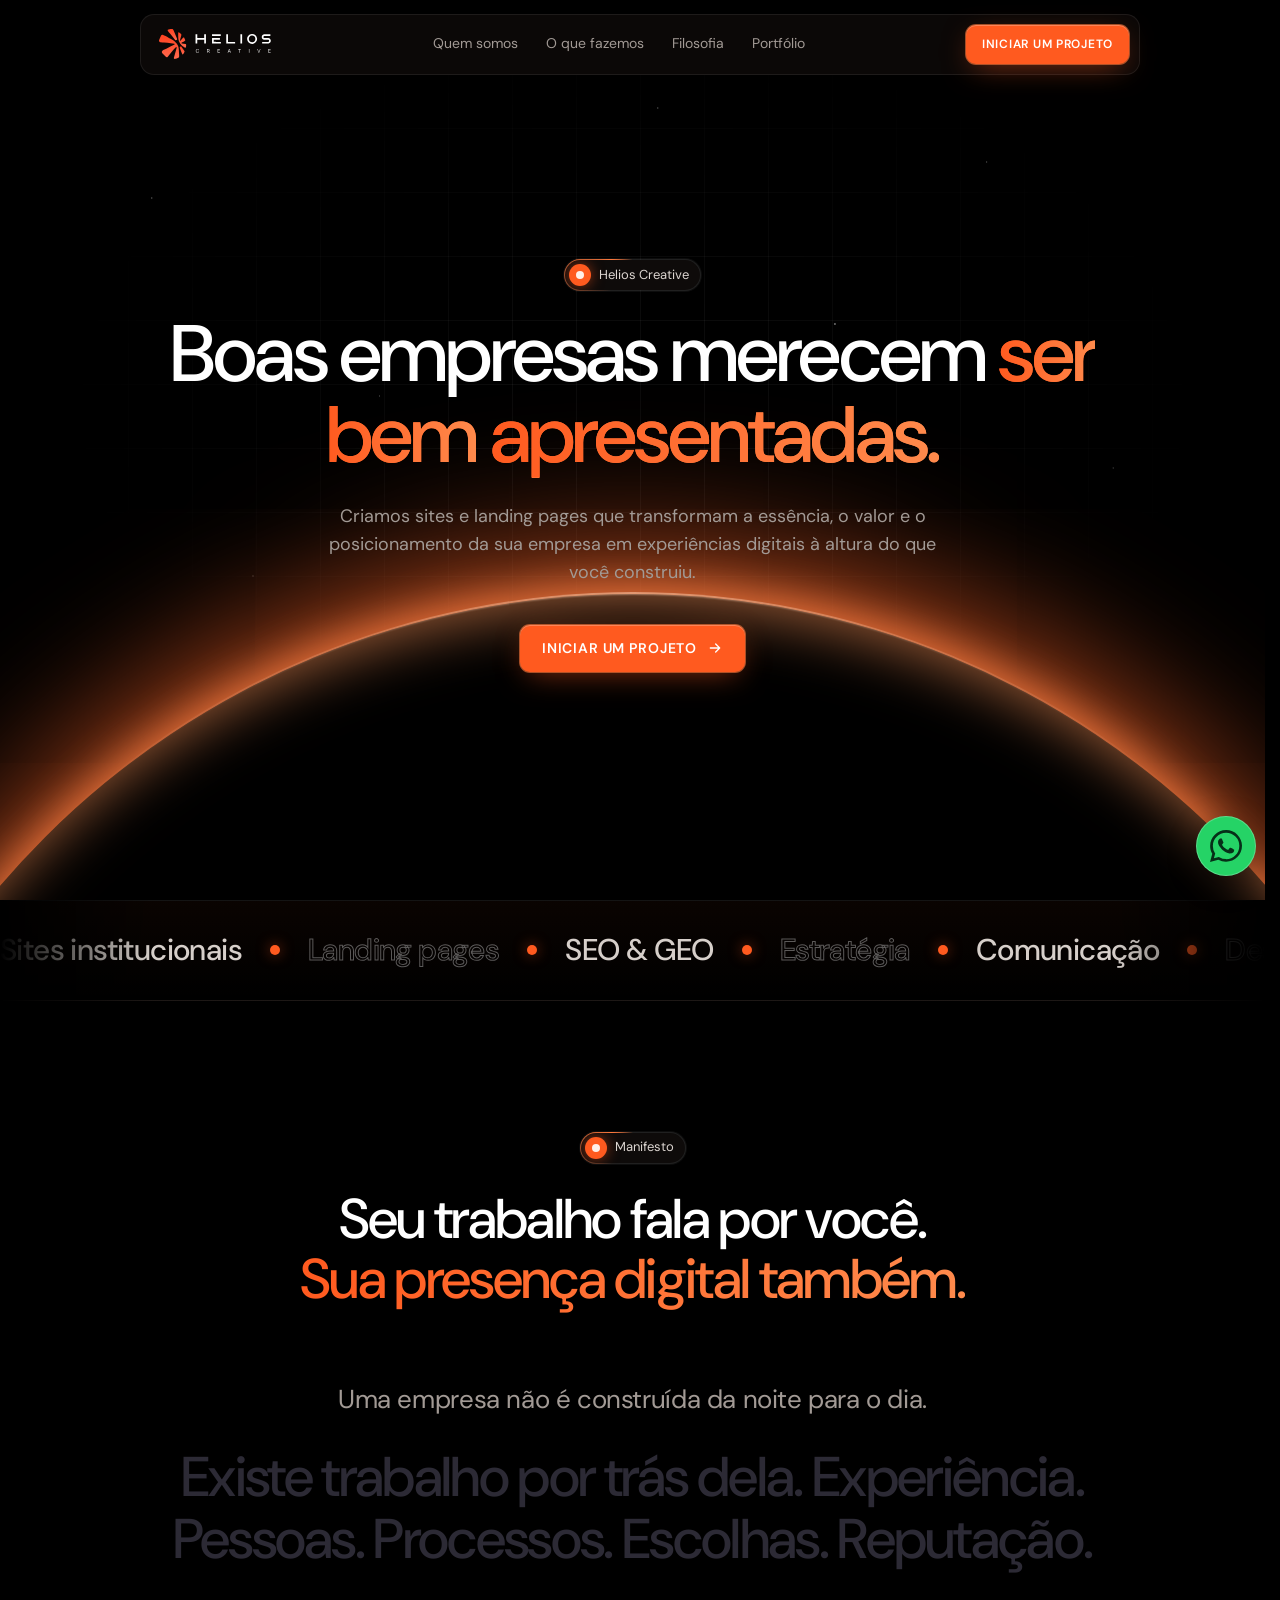
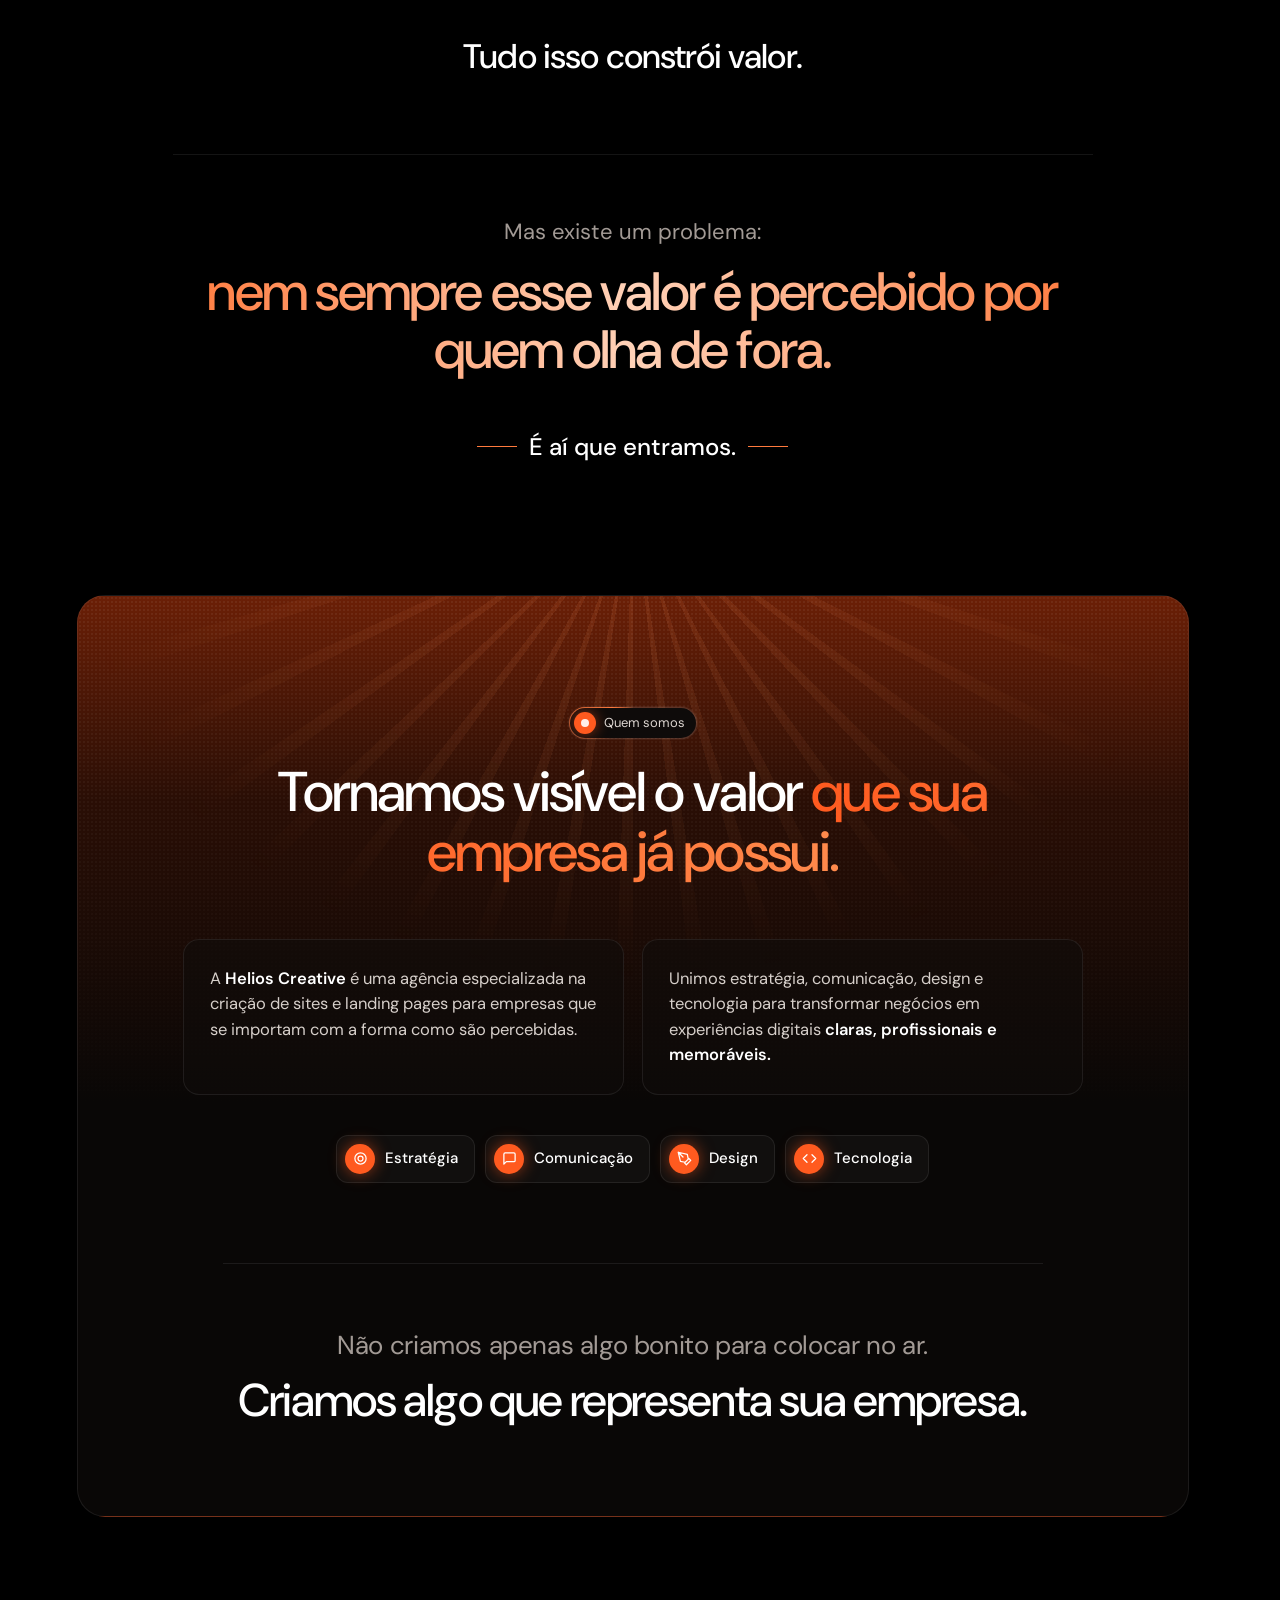
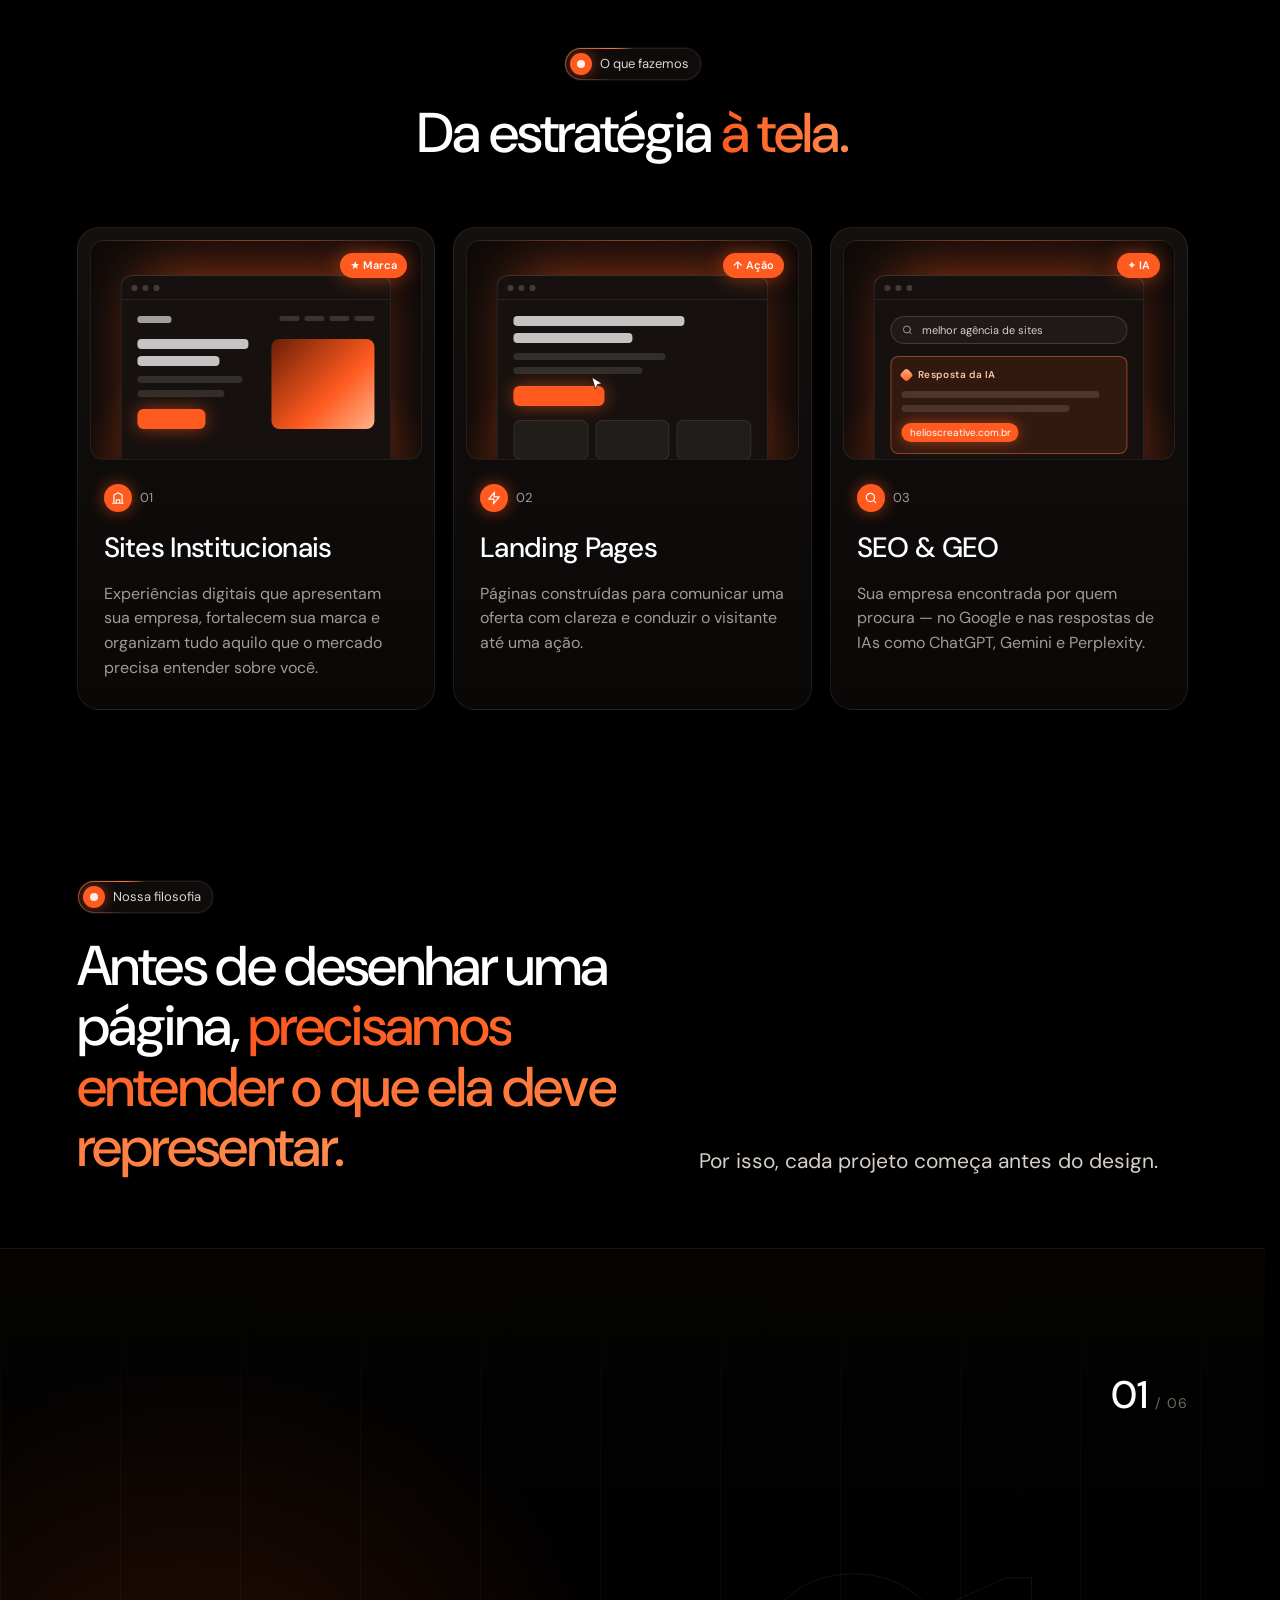
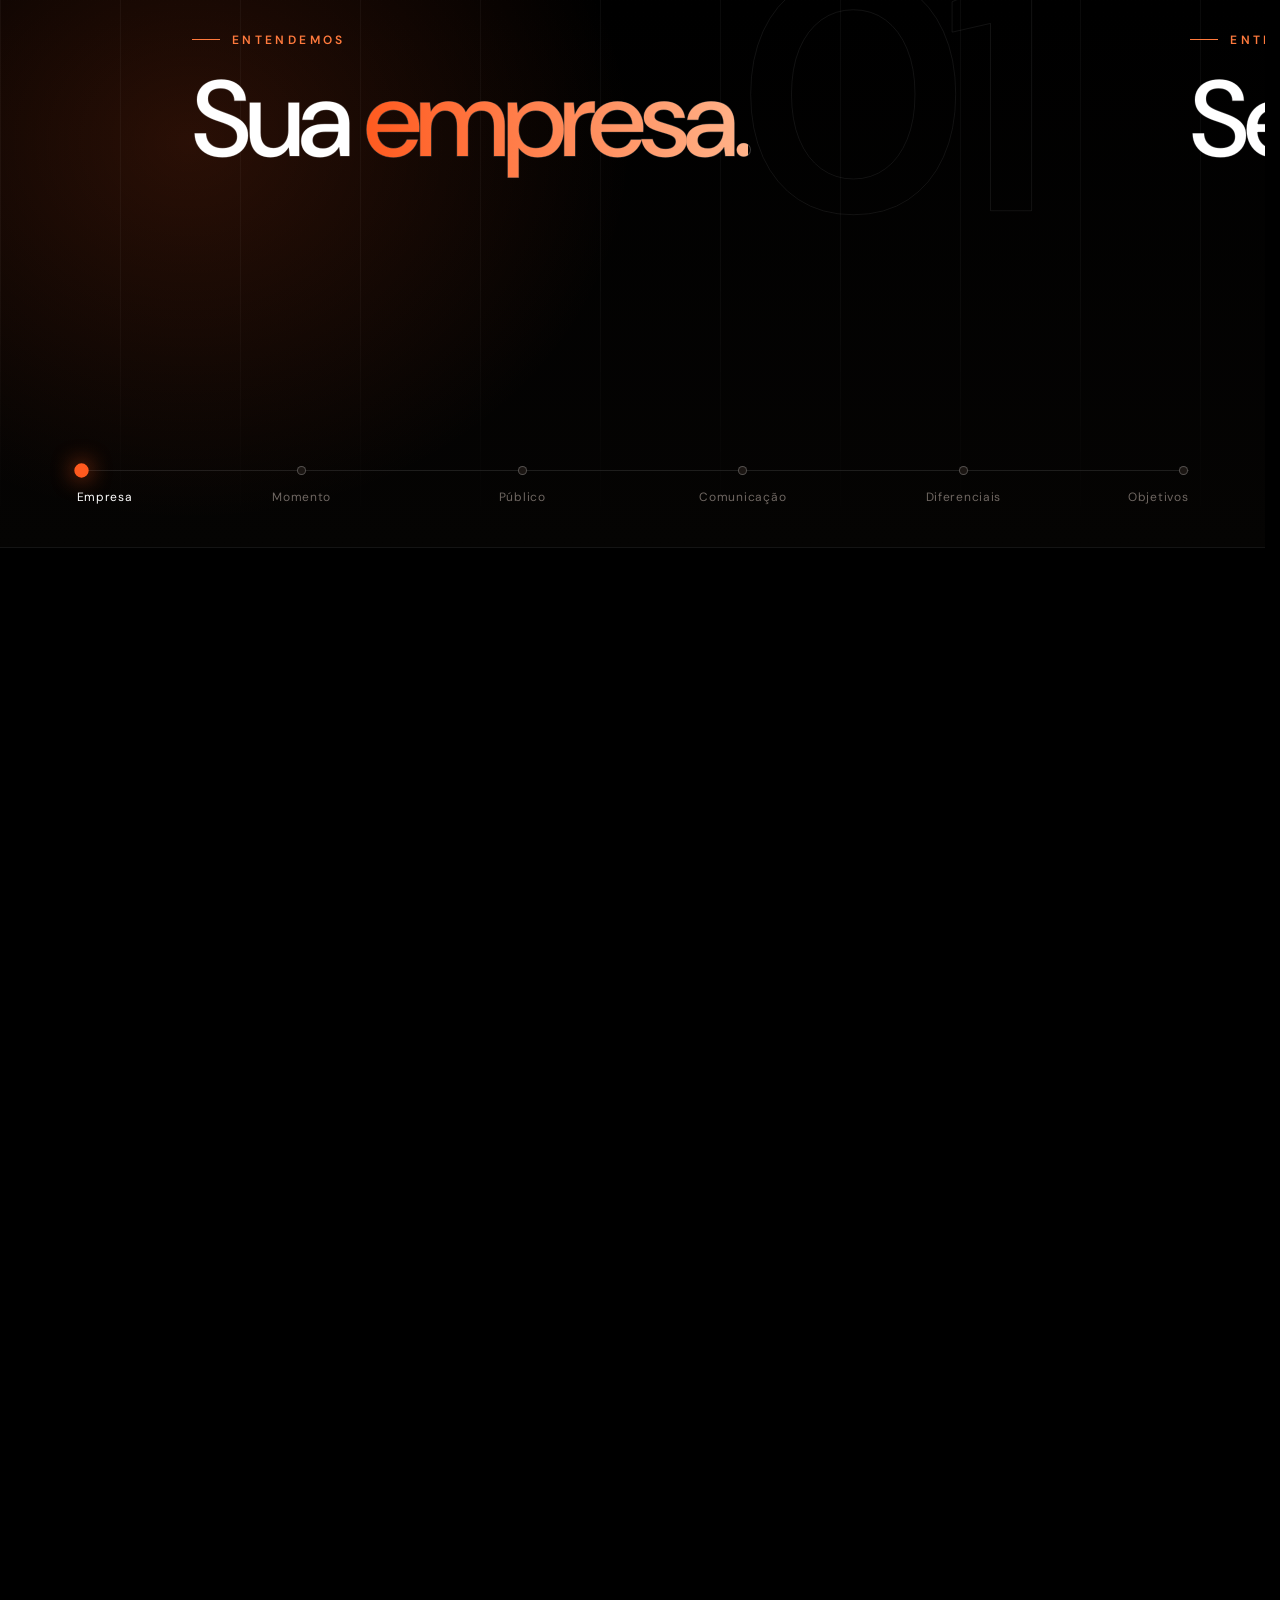
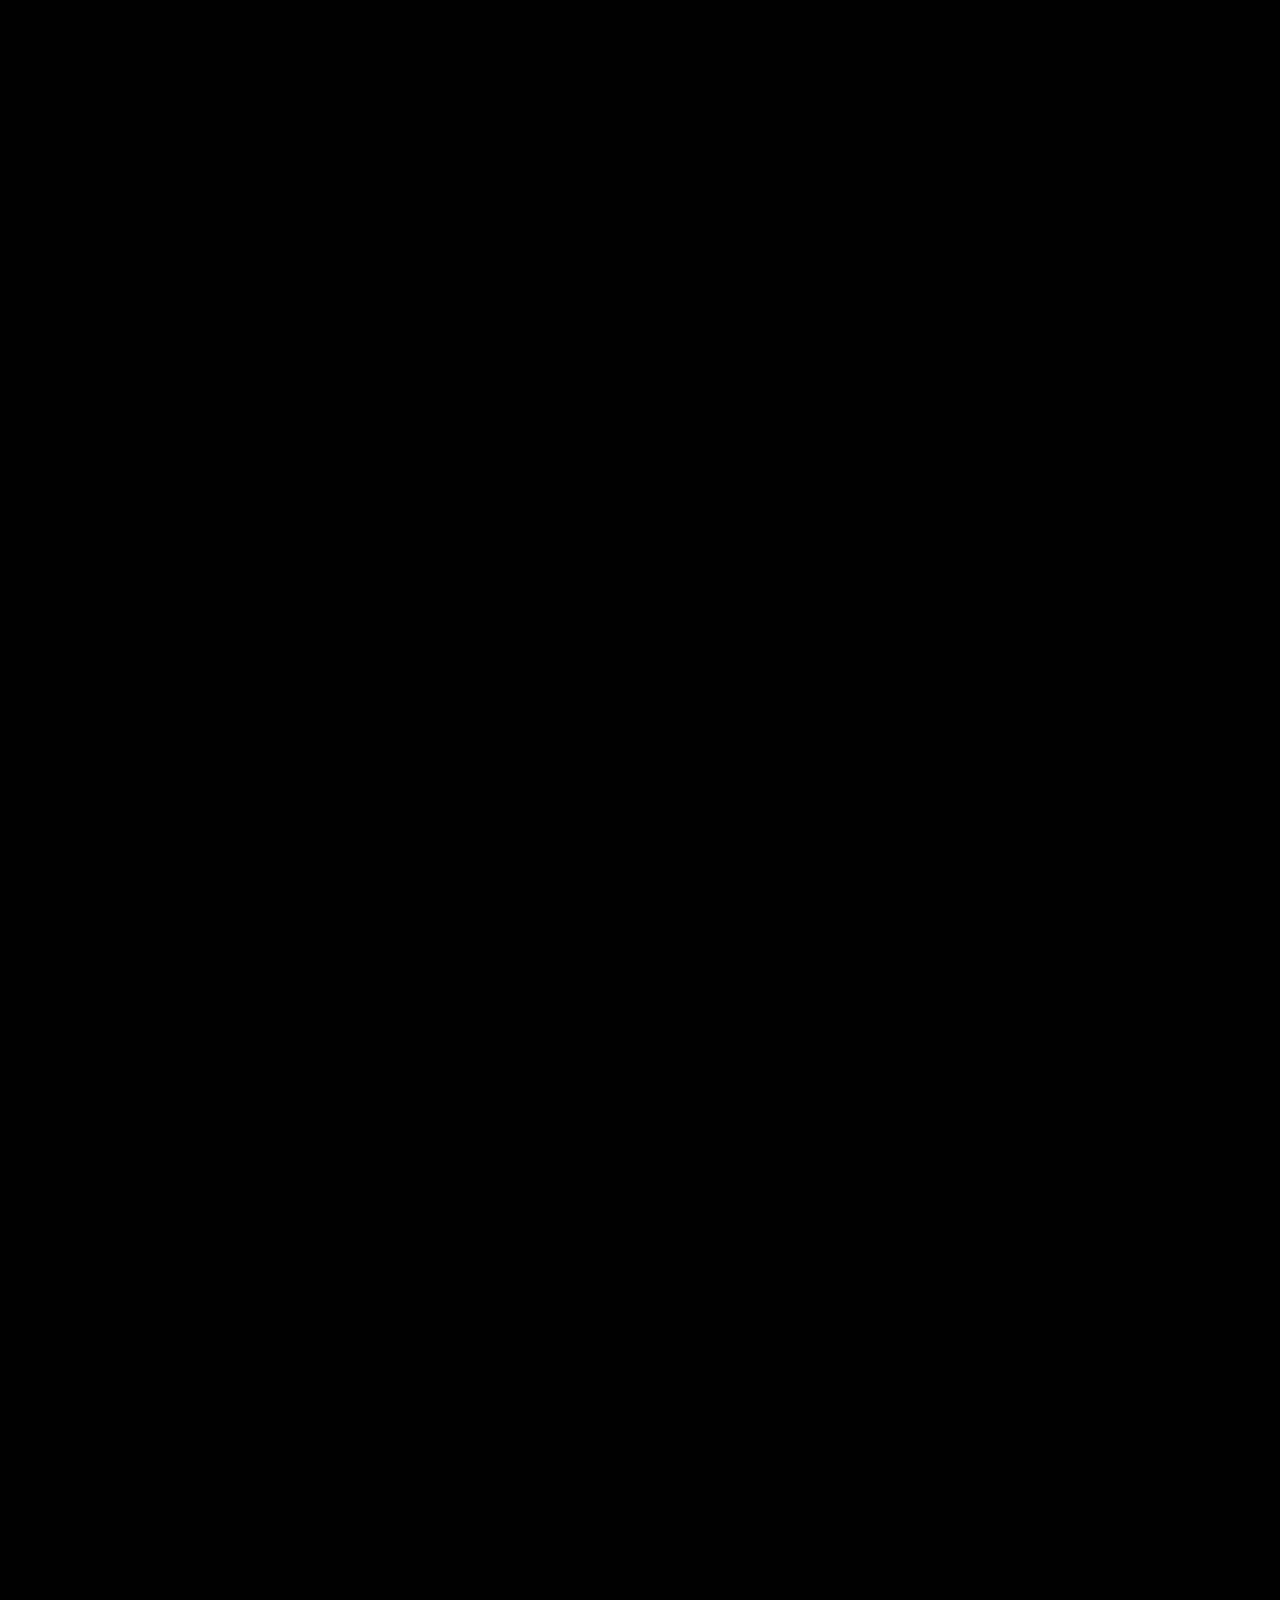
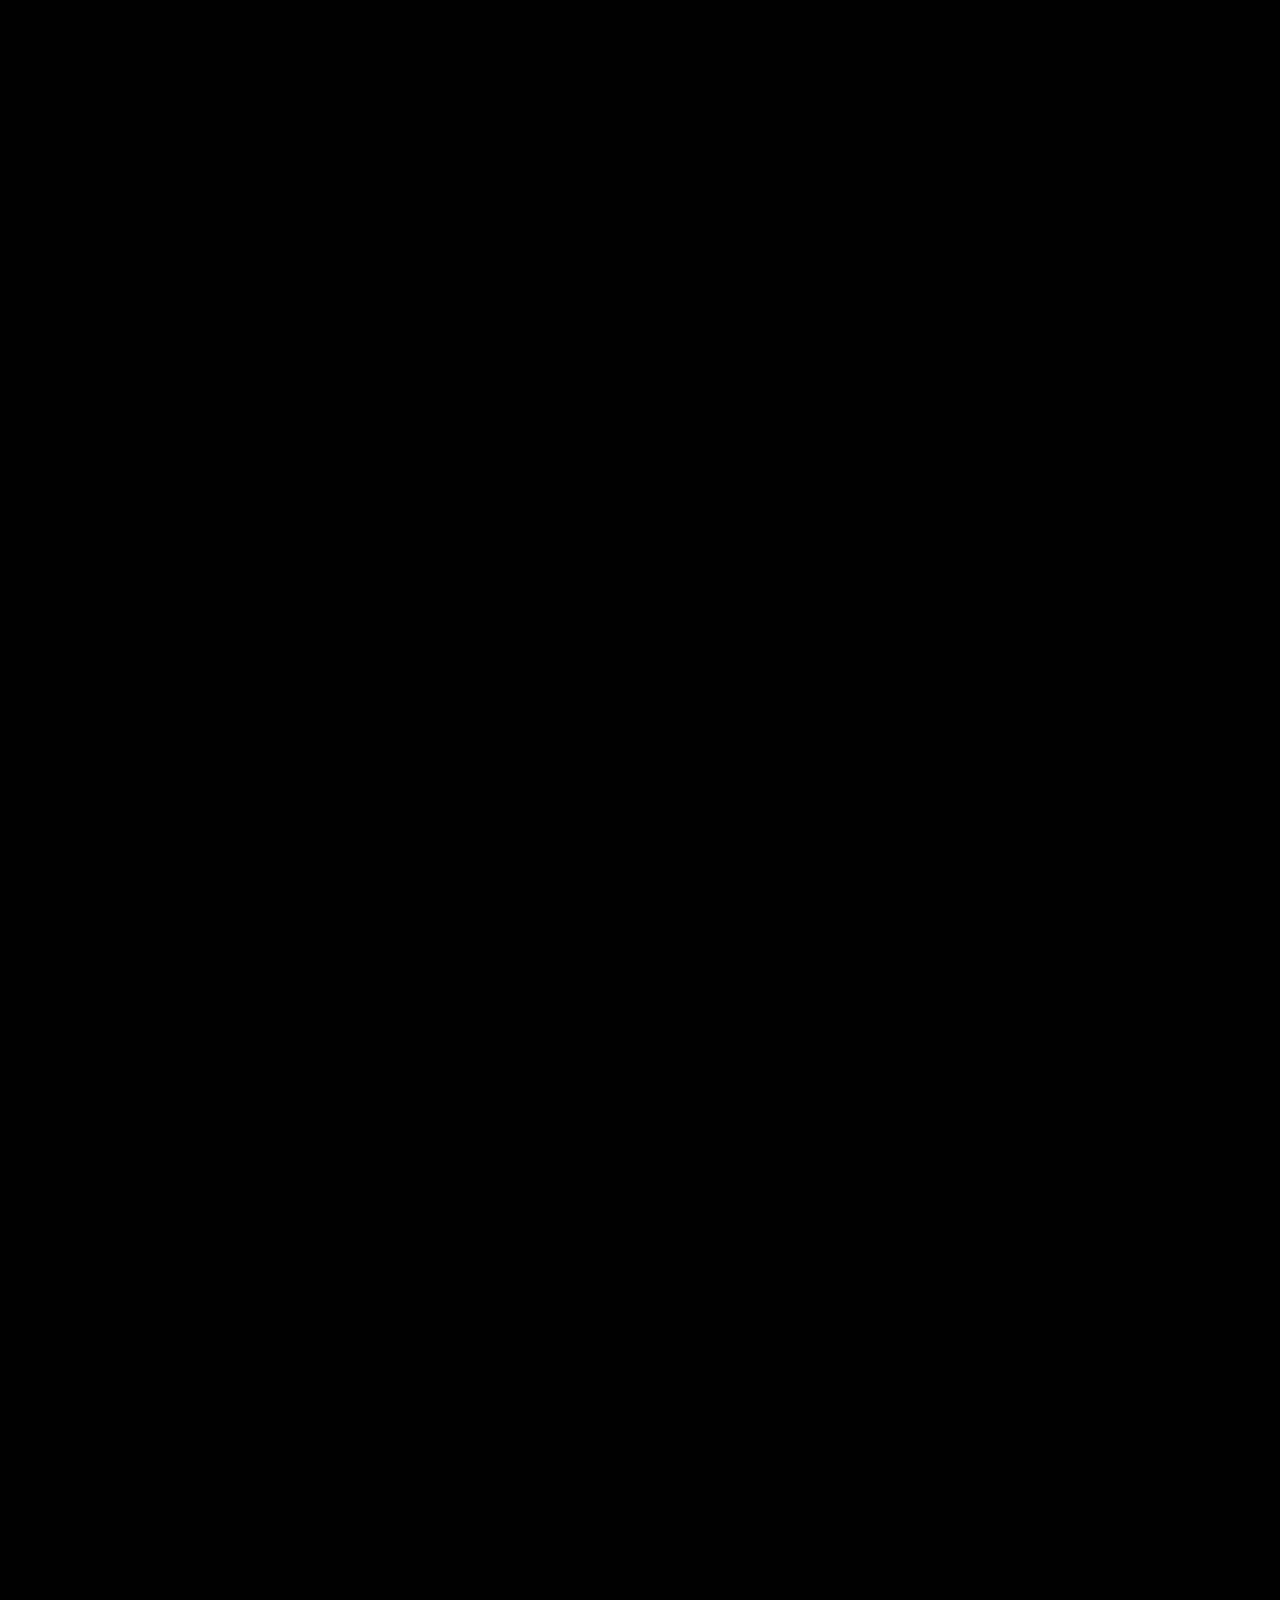
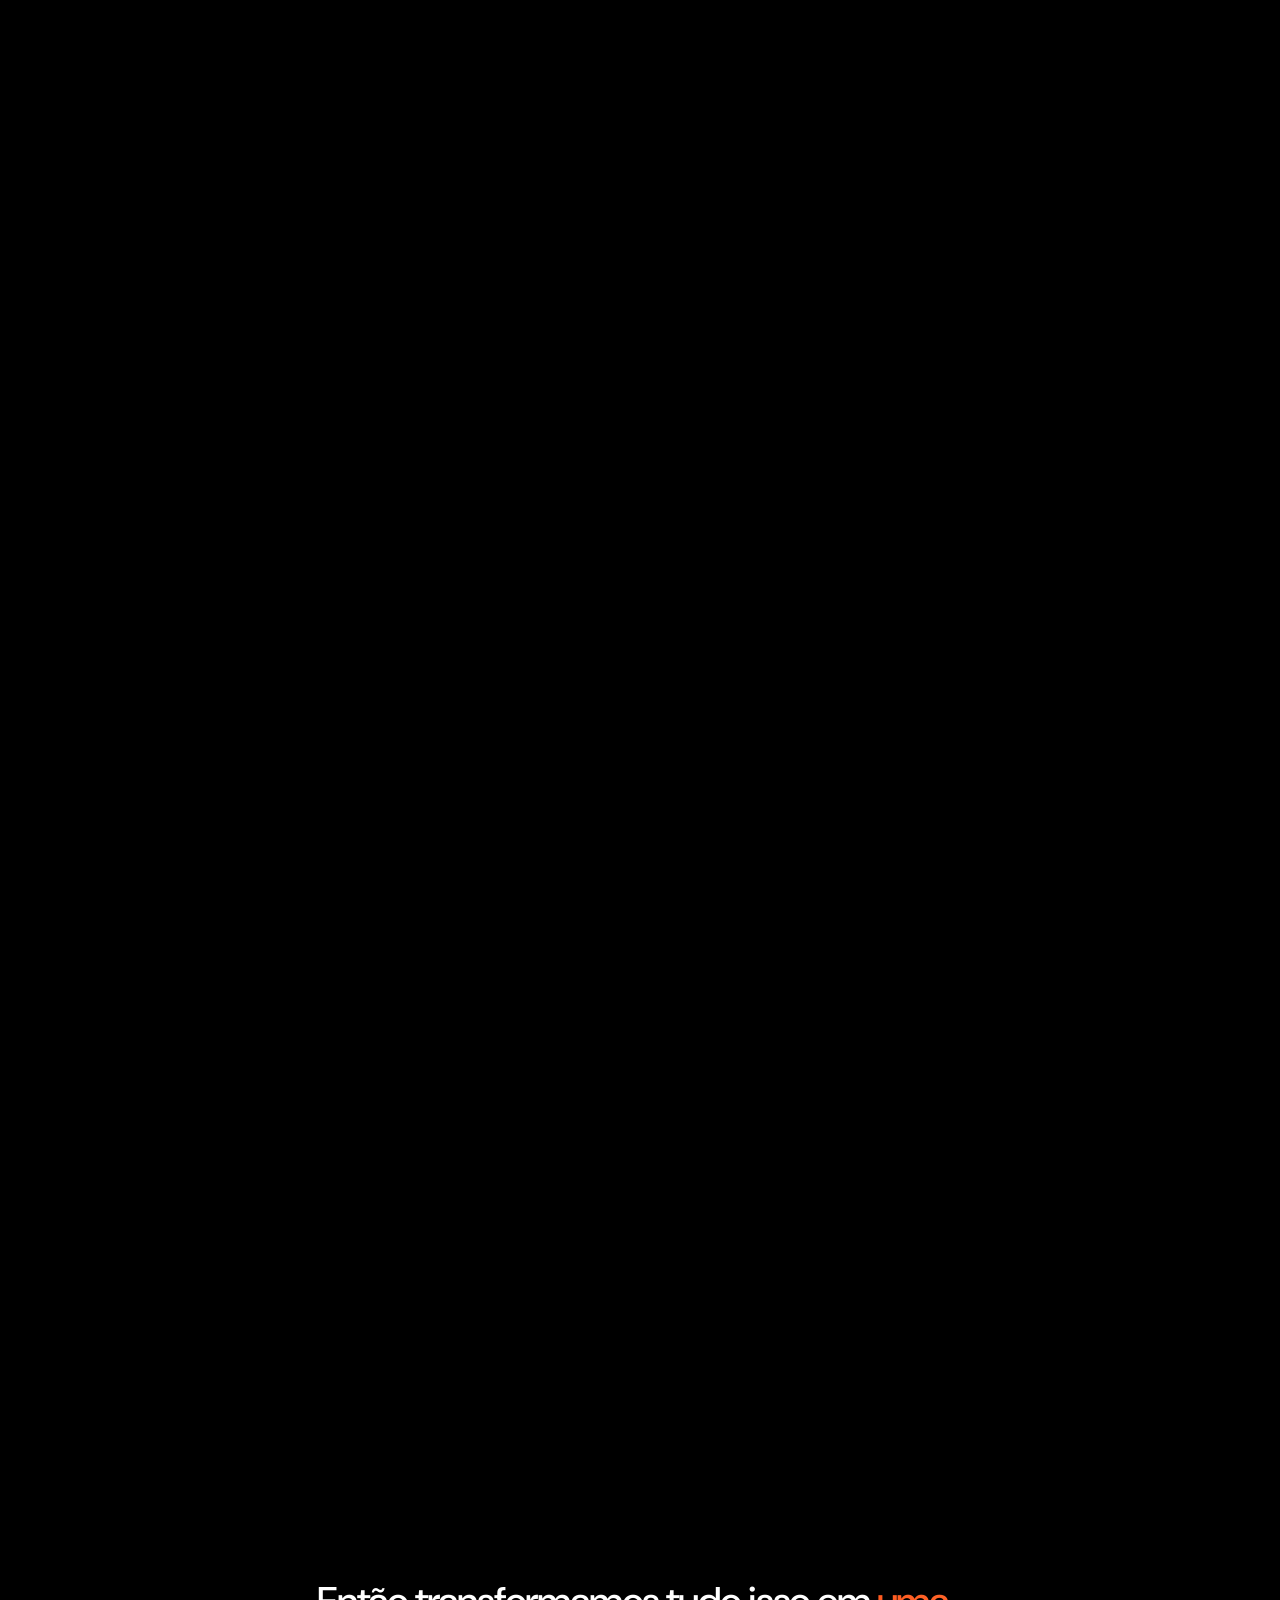
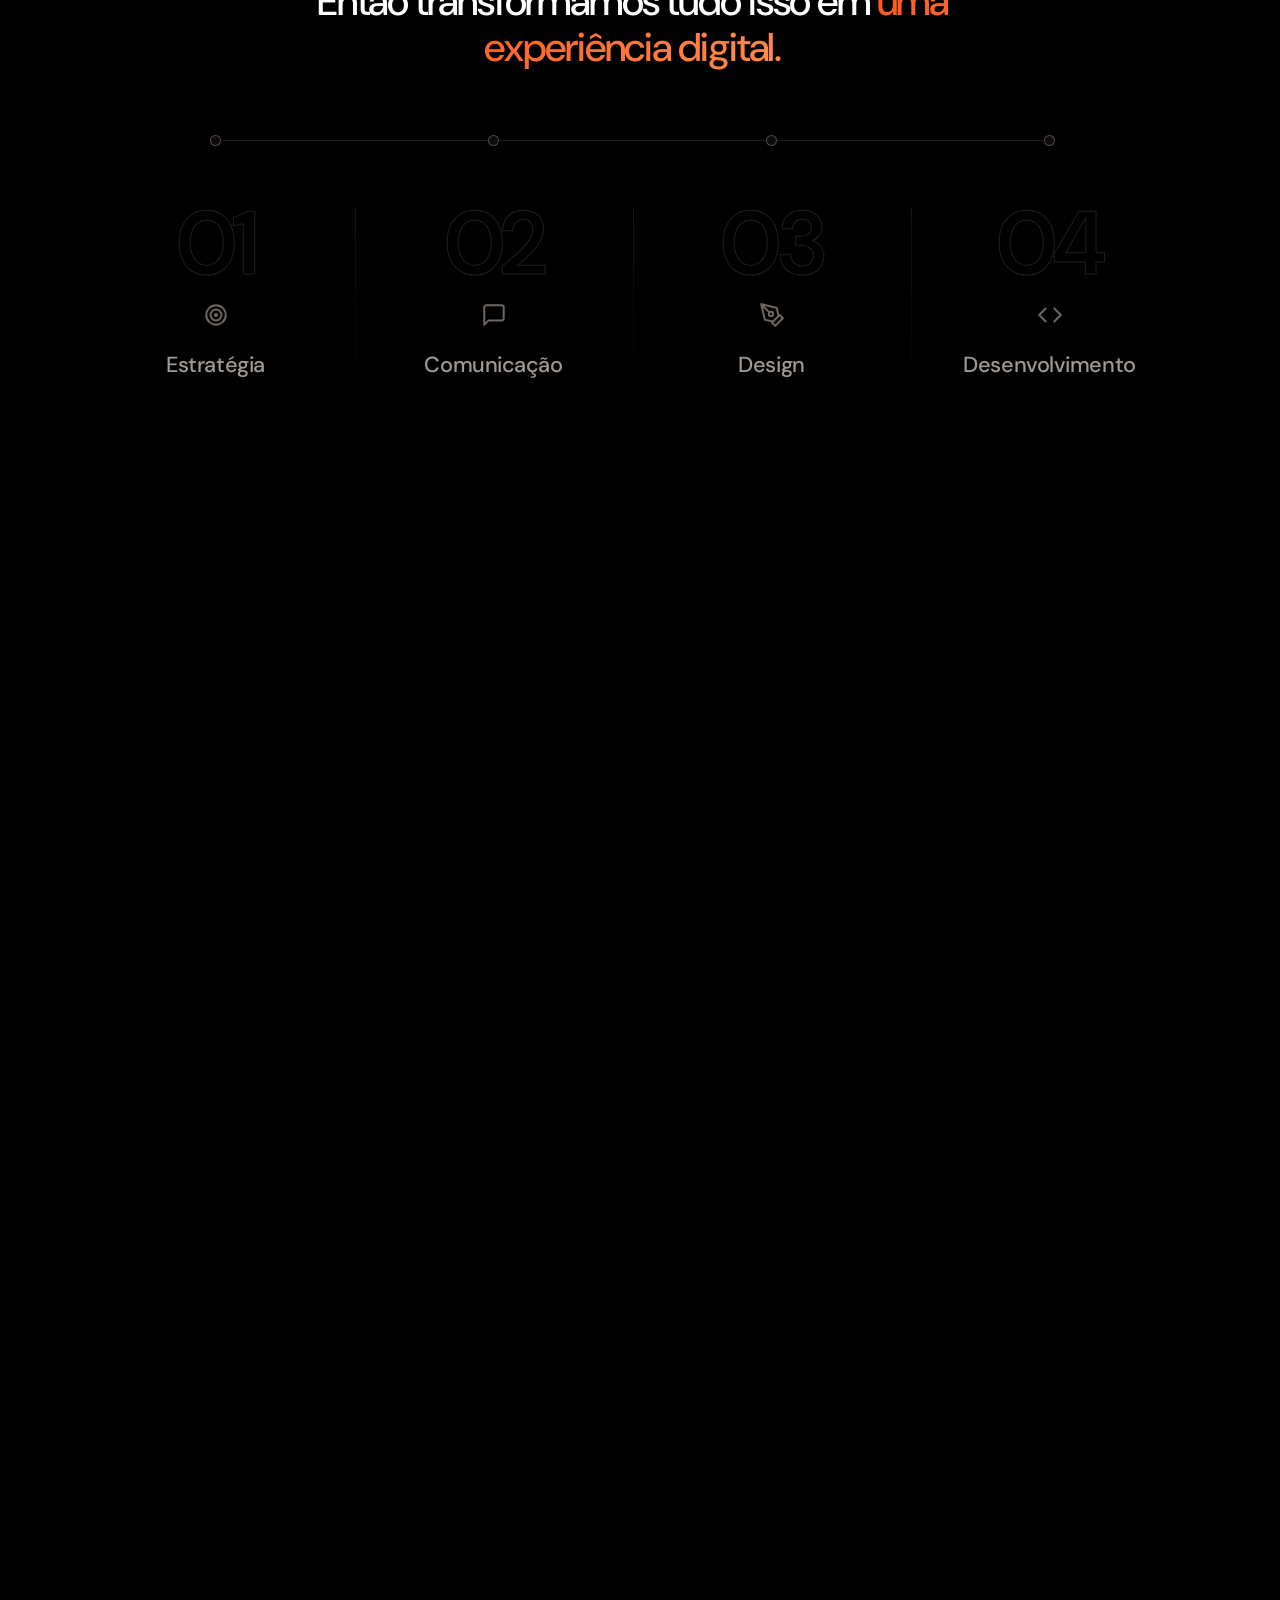
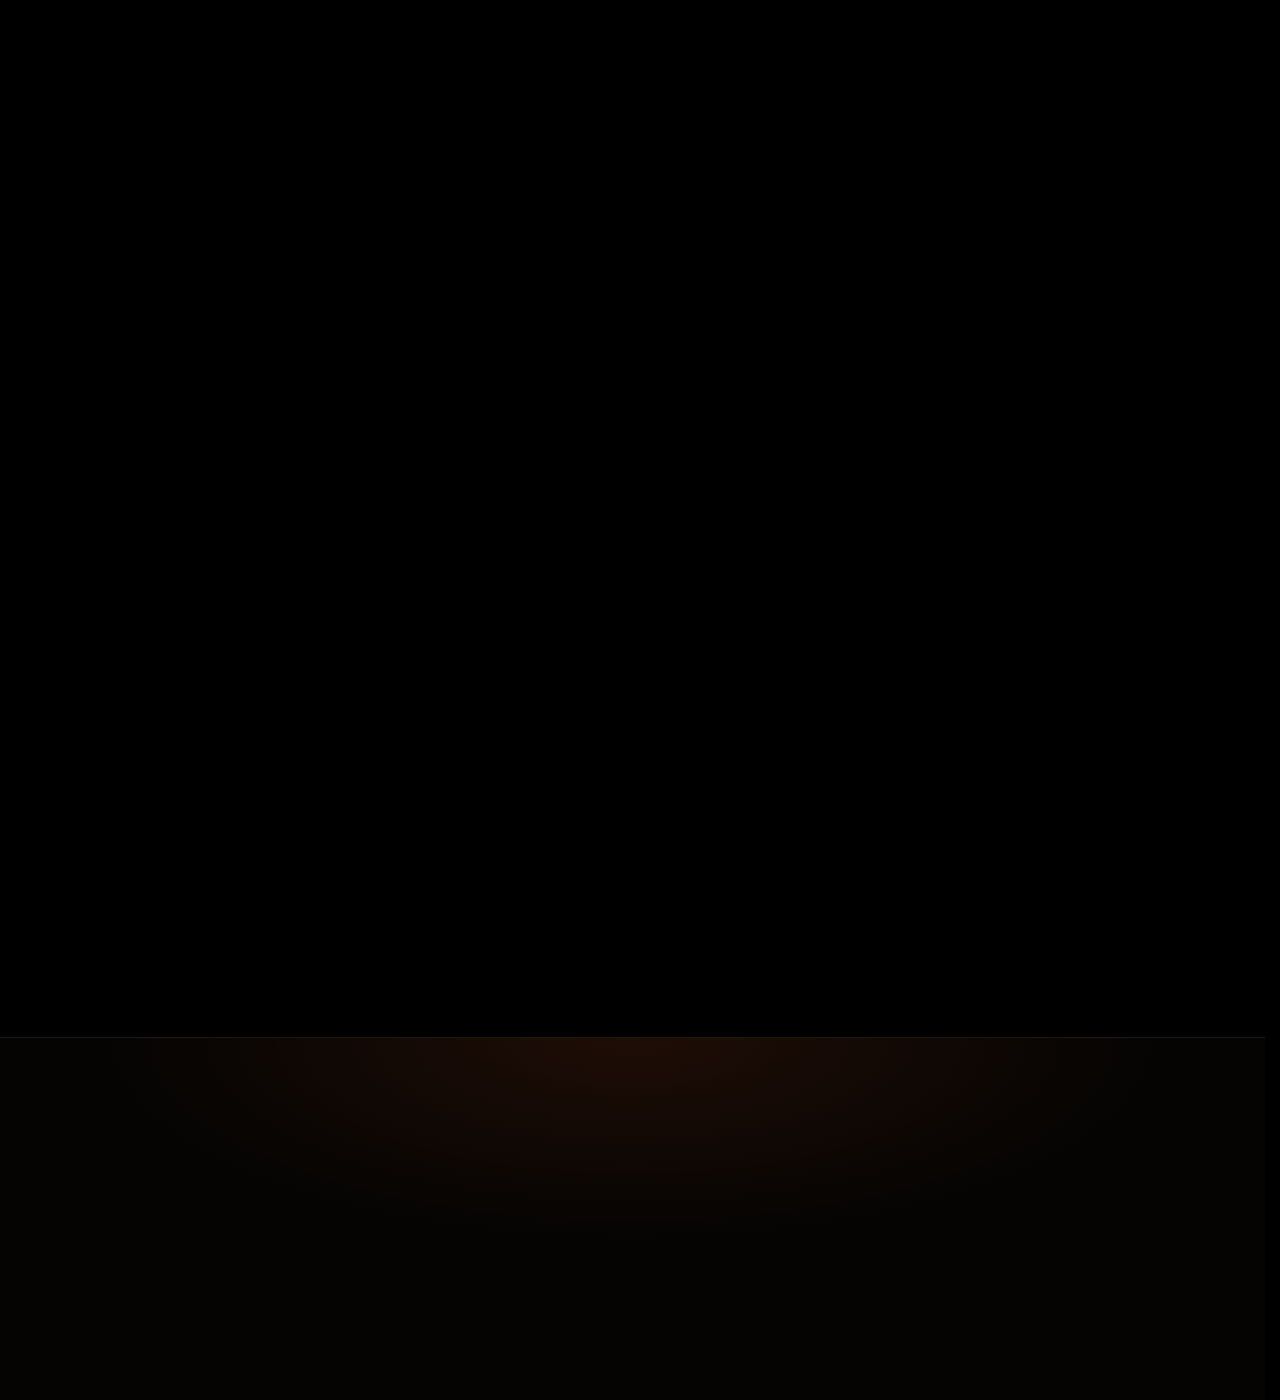
<file: index.html>
<!DOCTYPE html>
<html lang="pt-BR">
<head>
<meta charset="UTF-8">
<meta name="viewport" content="width=device-width, initial-scale=1.0">
<title>Helios Creative — Boas empresas merecem ser bem apresentadas</title>
<meta name="description" content="Criamos sites e landing pages que transformam a essência, o valor e o posicionamento da sua empresa em experiências digitais à altura do que você construiu.">
<link rel="icon" href="assets/logo-mark.svg" type="image/svg+xml">
<meta name="theme-color" content="#000000">
<meta property="og:title" content="Helios Creative — Boas empresas merecem ser bem apresentadas">
<meta property="og:description" content="Criamos sites e landing pages que transformam a essência, o valor e o posicionamento da sua empresa em experiências digitais à altura do que você construiu.">
<meta property="og:type" content="website">
<link rel="preload" href="assets/fonts/dm-sans-latin.woff2" as="font" type="font/woff2" crossorigin>
<script defer src="assets/vendor/gsap.min.js"></script>
<script defer src="assets/vendor/ScrollTrigger.min.js"></script>
<script defer src="assets/vendor/lenis.min.js"></script>
<style>
  /* DM Sans variável (300–700), subconjunto latino, servida localmente */
  @font-face{font-family:"DM Sans";font-style:normal;font-weight:300 700;font-display:swap;src:url(assets/fonts/dm-sans-latin.woff2) format("woff2");unicode-range:U+0000-00FF,U+0131,U+0152-0153,U+02BB-02BC,U+02C6,U+02DA,U+02DC,U+0304,U+0308,U+0329,U+2000-206F,U+20AC,U+2122,U+2191,U+2193,U+2212,U+2215,U+FEFF,U+FFFD}
  :root{
    --bg:#000;
    --panel:#0e0b0a;
    --panel-2:#161210;
    --line:rgba(255,255,255,.08);
    --line-2:rgba(255,255,255,.14);
    --text:#fff;
    --muted:#a29a95;
    --dim:#6f6762;
    --accent:#ff5a1f;
    --accent-2:#ff7a3d;
    --accent-glow:rgba(255,90,31,.55);
    --radius:18px;
  }
  *{box-sizing:border-box;margin:0;padding:0}
  body{background:var(--bg);color:var(--text);font-family:"DM Sans",system-ui,sans-serif;font-size:16px;line-height:1.55;-webkit-font-smoothing:antialiased;overflow-x:hidden}
  a{color:inherit;text-decoration:none}
  strong{font-weight:600;color:var(--text)}
  .wrap{width:100%;max-width:1160px;margin:0 auto;padding:0 24px}
  .center{text-align:center}

  /* ---------- UI atoms ---------- */
  .badge{display:inline-flex;align-items:center;gap:8px;padding:5px 12px 5px 5px;border-radius:999px;background:rgba(255,255,255,.05);border:1px solid var(--line);font-size:13px;color:#ddd6d1}
  .badge i{width:22px;height:22px;border-radius:50%;background:var(--accent);display:grid;place-items:center;box-shadow:0 0 14px var(--accent-glow)}
  .badge i::after{content:"";width:8px;height:8px;border-radius:50%;background:#fff;opacity:.9}

  .btn{display:inline-flex;align-items:center;gap:10px;padding:13px 22px;border-radius:10px;font-weight:600;font-size:14px;letter-spacing:.06em;text-transform:uppercase;transition:transform .25s ease, box-shadow .25s ease, background .25s ease;cursor:pointer;border:0;white-space:nowrap}
  .btn-primary{background:var(--accent);color:#fff;box-shadow:inset 0 1px 0 rgba(255,255,255,.25),0 0 0 1px rgba(255,122,61,.6),0 8px 30px -8px var(--accent-glow)}
  .btn-primary:hover{transform:translateY(-2px);box-shadow:inset 0 1px 0 rgba(255,255,255,.25),0 0 0 1px rgba(255,122,61,.9),0 14px 40px -8px var(--accent-glow)}
  .btn-light{background:#f1f0f5;color:#111}
  .btn-light:hover{transform:translateY(-2px);background:#fff}
  .btn svg{width:16px;height:16px;transition:transform .25s}
  .btn:hover svg{transform:translateX(3px)}

  .h-xl{font-size:clamp(40px,6.4vw,80px);line-height:1.02;letter-spacing:-.035em;font-weight:500}
  .h-lg{font-size:clamp(32px,4.6vw,56px);line-height:1.08;letter-spacing:-.03em;font-weight:500}
  .grey{background:linear-gradient(90deg,#ff5a1f,#ff8a4c);-webkit-background-clip:text;background-clip:text;color:transparent}
  .lead{color:var(--muted);font-size:clamp(16px,1.5vw,18px);max-width:600px}
  .center .lead{margin-left:auto;margin-right:auto}

  section{position:relative}
  .sec{padding:130px 0}

  /* ---------- reveal ---------- */
  .rv{opacity:0;transform:translateY(28px);filter:blur(6px);transition:opacity .9s cubic-bezier(.2,.7,.2,1),transform .9s cubic-bezier(.2,.7,.2,1),filter .9s}
  .rv.in{opacity:1;transform:none;filter:none}
  .d1{transition-delay:.08s}.d2{transition-delay:.16s}.d3{transition-delay:.24s}.d4{transition-delay:.32s}.d5{transition-delay:.4s}

  /* ---------- NAV ---------- */
  nav{position:fixed;top:14px;left:0;right:0;z-index:50;display:flex;justify-content:center;padding:0 16px}
  .nav-in{display:flex;align-items:center;justify-content:space-between;gap:24px;width:100%;max-width:1000px;padding:10px 10px 10px 18px;border-radius:14px;background:rgba(18,14,12,.62);backdrop-filter:blur(16px);-webkit-backdrop-filter:blur(16px);border:1px solid var(--line)}
  .logo{white-space:nowrap;display:flex;align-items:center;gap:10px;font-weight:600;font-size:18px;letter-spacing:-.02em}
  .nav-links{display:flex;gap:28px;font-size:14px;color:var(--muted)}
  .nav-links a:hover{color:#fff}
  .nav-in .btn{padding:10px 16px;font-size:12px}

  /* ---------- HERO ---------- */
  .hero{isolation:isolate;min-height:100vh;display:flex;flex-direction:column;justify-content:center;padding:170px 0 140px;overflow:hidden}
  .hero .h-xl{max-width:1000px;margin:22px auto 26px}
  .hero .lead{margin-bottom:38px;max-width:640px}
  .arc{position:absolute;left:50%;top:max(580px,66%);width:130vw;max-width:1900px;aspect-ratio:1;transform:translateX(-50%);border-radius:50%;pointer-events:none;z-index:-1}
  .arc::before{content:"";position:absolute;inset:0;border-radius:50%;box-shadow:0 -30px 140px 10px rgba(255,100,40,.75),0 -8px 40px 0 rgba(255,160,100,.8),inset 0 30px 60px -20px rgba(255,150,90,.6);background:#000}
  .arc::after{content:"";position:absolute;inset:-2px;border-radius:50%;border-top:2px solid rgba(255,210,180,.9);filter:blur(1px);mask:linear-gradient(90deg,transparent 15%,#000 50%,transparent 85%);-webkit-mask:linear-gradient(90deg,transparent 15%,#000 50%,transparent 85%)}
  .hero-glow{position:absolute;inset:0;z-index:-2;background:radial-gradient(60% 45% at 50% 100%,rgba(255,90,31,.35),transparent 70%)}
  .stars{position:absolute;inset:0;z-index:-2;background-image:radial-gradient(1px 1px at 12% 22%,rgba(255,255,255,.5),transparent),radial-gradient(1px 1px at 78% 18%,rgba(255,255,255,.4),transparent),radial-gradient(1.5px 1.5px at 66% 36%,rgba(255,255,255,.6),transparent),radial-gradient(1px 1px at 30% 44%,rgba(255,255,255,.35),transparent),radial-gradient(1px 1px at 88% 52%,rgba(255,255,255,.3),transparent),radial-gradient(1px 1px at 20% 64%,rgba(255,255,255,.3),transparent),radial-gradient(1px 1px at 52% 12%,rgba(255,255,255,.45),transparent)}

  /* ---------- MANIFESTO ---------- */
  .manifesto .inner{max-width:920px;margin:0 auto;text-align:center}
  .manifesto .h-lg{margin-top:24px}
  .m-intro{margin-top:70px;font-size:clamp(20px,2.2vw,26px);color:var(--muted);letter-spacing:-.015em}
  .lit{font-size:clamp(30px,4.4vw,56px);line-height:1.12;letter-spacing:-.03em;font-weight:500;margin-top:26px}
  .lit .w{color:#2c2a35;transition:color .4s ease}
  .lit .w.on{color:#fff}
  .lit .w.acc.on{color:var(--accent-2)}
  .m-value{margin-top:60px;font-size:clamp(24px,2.8vw,34px);letter-spacing:-.025em;font-weight:500}
  .m-problem{margin-top:70px;padding-top:60px;border-top:1px solid var(--line)}
  .m-problem .pre{color:var(--muted);font-size:clamp(18px,1.8vw,22px)}
  .m-problem .big{display:block;margin-top:14px;font-size:clamp(30px,4.4vw,54px);letter-spacing:-.035em;font-weight:500;line-height:1.08;background:linear-gradient(90deg,#ff7a3d,#ffd2b8 50%,#ff7a3d);-webkit-background-clip:text;background-clip:text;color:transparent}
  .m-enter{margin-top:48px;display:inline-flex;align-items:center;gap:12px;font-size:clamp(20px,2vw,24px);font-weight:500}
  .m-enter::before,.m-enter::after{content:"";width:40px;height:1px;background:var(--accent-2)}

  /* ---------- PANEL (Quem somos) ---------- */
  .panel{position:relative;border-radius:28px;border:1px solid var(--line);background:linear-gradient(180deg,#6b1f06 0%,#2a0e05 22%,#090706 55%);overflow:hidden;padding:110px 24px 90px}
  .panel::before{content:"";position:absolute;inset:0;background:repeating-conic-gradient(from 180deg at 50% -10%,rgba(255,150,90,.12) 0deg 2deg,transparent 2deg 9deg);mask:radial-gradient(70% 60% at 50% 0%,#000,transparent 70%);-webkit-mask:radial-gradient(70% 60% at 50% 0%,#000,transparent 70%);pointer-events:none}
  .panel::after{content:"";position:absolute;inset:0;background-image:radial-gradient(rgba(255,255,255,.06) 1px,transparent 1px);background-size:4px 4px;mask:linear-gradient(180deg,#000,transparent 60%);-webkit-mask:linear-gradient(180deg,#000,transparent 60%);pointer-events:none}
  .panel > *{position:relative;z-index:1}
  .panel .h-lg{max-width:860px;margin:22px auto 0}
  .about-cols{display:grid;grid-template-columns:1fr 1fr;gap:18px;max-width:900px;margin:56px auto 0;text-align:left}
  .about-cols p{padding:26px;border-radius:16px;border:1px solid var(--line);background:rgba(16,12,10,.6);color:#d6cfca;font-size:16.5px}
  .pillars{display:flex;flex-wrap:wrap;justify-content:center;gap:10px;margin-top:40px}
  .because{margin:80px auto 0;padding-top:64px;border-top:1px solid var(--line);max-width:820px}
  .because p{font-size:clamp(20px,2.2vw,26px);color:var(--muted);letter-spacing:-.015em;line-height:1.35}
  .because p.strong{color:#fff;font-size:clamp(30px,3.8vw,46px);letter-spacing:-.03em;margin-top:12px;font-weight:500;line-height:1.1}

  .chip{display:inline-flex;align-items:center;gap:10px;padding:8px 16px 8px 8px;border-radius:12px;background:rgba(255,255,255,.035);border:1px solid var(--line);font-weight:500;font-size:15px;transition:border-color .3s,background .3s,transform .3s}
  .chip:hover{border-color:rgba(255,122,61,.6);background:rgba(255,90,31,.1);transform:translateY(-2px)}
  .chip .ic{width:30px;height:30px;border-radius:50%;background:var(--accent);display:grid;place-items:center;box-shadow:0 0 16px var(--accent-glow)}
  .chip .ic svg{width:15px;height:15px;stroke:#fff}

  /* ---------- SERVICES ---------- */
  .svc-grid{display:grid;grid-template-columns:repeat(3,1fr);gap:18px;margin-top:64px}
  .svc{border-radius:22px;border:1px solid var(--line);background:linear-gradient(180deg,#13100e,#0a0807);padding:12px;display:flex;flex-direction:column;transition:border-color .4s,transform .4s}
  .svc:hover{border-color:rgba(255,122,61,.4);transform:translateY(-4px)}
  .svc .vis{height:220px;border-radius:14px;border:1px solid var(--line);background:radial-gradient(80% 90% at 50% 110%,rgba(255,90,31,.55),transparent 70%),#0d0a09;position:relative;overflow:hidden}
  .svc .body{padding:24px 14px 16px}
  .svc .tag{display:inline-flex;align-items:center;gap:8px;font-size:13px;color:var(--muted);margin-bottom:14px}
  .svc .tag i{width:28px;height:28px;border-radius:50%;background:var(--accent);display:grid;place-items:center;box-shadow:0 0 16px var(--accent-glow)}
  .svc .tag i svg{width:14px;height:14px;stroke:#fff}
  .svc h3{font-size:clamp(24px,2.3vw,28px);font-weight:500;letter-spacing:-.025em;margin-bottom:12px}
  .svc p{color:var(--muted)}

  .mock{position:absolute;left:50%;top:34px;transform:translateX(-50%);width:82%;border-radius:12px 12px 0 0;background:#16110f;border:1px solid var(--line-2);border-bottom:0;height:220px;box-shadow:0 -20px 60px -20px rgba(255,90,31,.6);transition:transform .6s cubic-bezier(.2,.7,.2,1)}
  .svc:hover .mock{transform:translateX(-50%) translateY(-8px)}
  .mock .bar{height:24px;border-bottom:1px solid var(--line);display:flex;align-items:center;gap:5px;padding:0 10px}
  .mock .bar s{width:6px;height:6px;border-radius:50%;background:rgba(255,255,255,.18)}
  .mock .c{padding:16px 16px 0}
  .ln{height:7px;border-radius:4px;background:rgba(255,255,255,.12);margin-bottom:7px}
  .ln.w{background:rgba(255,255,255,.75);height:10px}
  .ln.a{background:var(--accent);height:20px;width:38%;border-radius:6px;box-shadow:0 0 18px var(--accent-glow);margin-top:12px}
  .mc{display:grid;grid-template-columns:repeat(3,1fr);gap:7px;margin-top:14px}
  .mc div{height:40px;border-radius:7px;background:rgba(255,255,255,.05);border:1px solid var(--line)}
  .float-tag{position:absolute;right:14px;top:12px;display:flex;align-items:center;gap:6px;padding:4px 10px;border-radius:999px;background:var(--accent);font-size:11px;font-weight:600;box-shadow:0 0 20px var(--accent-glow);animation:float 3.5s ease-in-out infinite;z-index:2}
  @keyframes float{50%{transform:translateY(-6px)}}
  .cursor{position:absolute;width:15px;height:15px;left:34%;top:100px;animation:click 3.5s ease-in-out infinite}
  @keyframes click{0%,100%{transform:translate(40px,30px)}45%,60%{transform:translate(0,0)}52%{transform:translate(0,0) scale(.85)}}
  .nav-mock{display:flex;justify-content:space-between;margin-bottom:16px}
  .nav-mock span{display:flex;gap:5px}
  .nav-mock span i{display:block;width:20px;height:5px;border-radius:3px;background:rgba(255,255,255,.15)}
  .nav-mock b{width:34px;height:7px;border-radius:3px;background:rgba(255,255,255,.6)}
  .split{display:grid;grid-template-columns:1.2fr 1fr;gap:10px}
  .split .img{border-radius:8px;height:90px;background:linear-gradient(135deg,#6b1f06,#ff5a1f 60%,#ffb38a)}

  .search{display:flex;align-items:center;gap:8px;height:28px;padding:0 10px;border-radius:999px;border:1px solid var(--line-2);background:rgba(255,255,255,.04);font-size:11px;color:#d6cfca}
  .search svg{width:12px;height:12px;color:var(--muted)}
  .ai{margin-top:12px;padding:10px;border-radius:8px;border:1px solid rgba(255,122,61,.45);background:rgba(255,90,31,.12)}
  .ai-h{display:flex;align-items:center;gap:6px;font-size:10px;font-weight:600;letter-spacing:.06em;color:#ffc4a3;margin-bottom:8px}
  .ai-h i{width:10px;height:10px;border-radius:3px;background:linear-gradient(135deg,#ffb38a,#ff5a1f);transform:rotate(45deg)}
  .cite{display:inline-block;margin-top:2px;font-size:10px;padding:2px 8px;border-radius:999px;background:var(--accent);color:#fff;box-shadow:0 0 14px var(--accent-glow)}
  .res{display:flex;align-items:center;gap:8px;margin-top:10px}
  .res b{width:14px;height:14px;border-radius:4px;background:rgba(255,255,255,.2);flex:none}

  /* ---------- PHILOSOPHY ---------- */
  .philo .top{display:grid;grid-template-columns:1.15fr 1fr;gap:60px;align-items:end}
  .philo .top .lead{font-size:clamp(18px,1.8vw,21px);color:#d6cfca}
  .then{margin:90px auto 0;max-width:760px;text-align:center;font-size:clamp(26px,3.2vw,40px);line-height:1.15;letter-spacing:-.03em;font-weight:500;color:#fff}
  .then span{background:linear-gradient(90deg,#ff5a1f,#ff8a4c);-webkit-background-clip:text;background-clip:text;color:transparent}

  /* ---------- PORTFOLIO ---------- */
  .pf-grid{display:grid;grid-template-columns:repeat(6,1fr);gap:18px;margin-top:64px}
  .pf{border-radius:22px;border:1px solid var(--line);background:var(--panel);padding:12px;transition:border-color .4s,transform .4s}
  .pf.span3{grid-column:span 3}
  .pf.span2{grid-column:span 2}
  .pf:hover{border-color:rgba(255,122,61,.45);transform:translateY(-4px)}
  .shot{position:relative;height:380px;border-radius:14px;overflow:hidden;border:1px solid var(--line);background:#fff}
  .shot::after{content:"";position:absolute;inset:0;background:linear-gradient(180deg,transparent 70%,rgba(0,0,0,.35));pointer-events:none;transition:opacity .4s}
  .pf:hover .shot::after{opacity:0}
  .shot img{position:absolute;top:0;left:0;width:100%;height:auto;display:block;transform:translateY(0);transition:transform 7s cubic-bezier(.45,0,.55,1)}
  .pf:hover .shot img{transform:translateY(calc(-100% + 380px))}
  .pf .meta{display:flex;justify-content:space-between;align-items:center;gap:12px;padding:16px 8px 6px}
  .pf .meta b{display:block;font-weight:500;font-size:18px;letter-spacing:-.01em}
  .pf .meta small{display:block;color:var(--dim);font-size:13px;margin-top:2px}
  .pf .meta .go{flex:none;width:34px;height:34px;border-radius:50%;border:1px solid var(--line-2);display:grid;place-items:center;transition:background .3s,border-color .3s}
  .pf:hover .meta .go{background:var(--accent);border-color:var(--accent)}
  .pf .meta .go svg{width:14px;height:14px}
  .pf-cta{text-align:center;margin-top:48px}
  .shot.cover{height:auto;aspect-ratio:16/10}
  .shot.cover img{position:static;height:100%;object-fit:cover;object-position:top;transform:none;transition:transform 1.2s cubic-bezier(.2,.7,.2,1)}
  .pf:hover .shot.cover img{transform:scale(1.04)}
  .shot.cover .more{position:absolute;left:50%;bottom:16px;z-index:2;transform:translate(-50%,8px);opacity:0;display:inline-flex;align-items:center;gap:8px;padding:8px 14px;border-radius:999px;background:rgba(0,0,0,.65);backdrop-filter:blur(8px);-webkit-backdrop-filter:blur(8px);border:1px solid var(--line-2);font-size:13px;font-weight:500;color:#fff;white-space:nowrap;transition:opacity .4s,transform .4s}
  .pf:hover .shot.cover .more{opacity:1;transform:translate(-50%,0)}

  /* ---------- FINAL CTA ---------- */
  .cta-box{max-width:920px;margin:0 auto;border-radius:24px;border:1px solid var(--line);background:linear-gradient(180deg,#b33c0e 0%,#3d1307 30%,#0d0a09 75%);position:relative;overflow:hidden;padding:100px 28px 90px;text-align:center}
  .cta-box::before{content:"";position:absolute;inset:0;background:repeating-conic-gradient(from 180deg at 50% -20%,rgba(255,190,150,.14) 0deg 1.5deg,transparent 1.5deg 8deg);mask:radial-gradient(70% 70% at 50% 0%,#000,transparent 70%);-webkit-mask:radial-gradient(70% 70% at 50% 0%,#000,transparent 70%)}
  .cta-box > *{position:relative}
  .cta-box .h-lg{margin:22px auto 10px;max-width:760px}
  .cta-box .sub{font-size:clamp(22px,2.8vw,34px);letter-spacing:-.025em;font-weight:500;color:#cdbdb3;line-height:1.15}
  .cta-box .lead{margin:26px auto 34px}

  /* ---------- FOOTER ---------- */

  /* ---------- RESPONSIVE ---------- */
  @media (max-width:980px){
    .svc-grid{grid-template-columns:1fr}
    .svc .vis{height:250px}
    .mock{width:70%}
  }
  @media (max-width:900px){
    .nav-links{display:none}
    .philo .top,.about-cols{grid-template-columns:1fr}
    .pf-grid{grid-template-columns:1fr 1fr}
    .pf.span3,.pf.span2{grid-column:span 1}
    .pf:last-child{grid-column:span 2}
    .philo .top{gap:20px}
    .sec{padding:96px 0}
  }
  @media (max-width:560px){
    .wrap{padding:0 16px}
    .panel{padding:80px 18px 64px;border-radius:20px}
    .pf-grid{grid-template-columns:1fr}
    .pf:last-child{grid-column:span 1}
    .shot{height:320px}
    .pf:hover .shot img{transform:translateY(calc(-100% + 320px))}
    .mock{width:88%}
    .hero{padding-top:140px}
    .arc{width:240vw;top:max(670px,82%)}
    .nav-in{padding-left:12px}
    .nav-in .btn{padding:9px 12px;font-size:11px}
    .logo{font-size:16px}
  }
  @media (max-width:420px){
    .nav-in{gap:12px;padding:8px 8px 8px 12px}
    .nav-in .btn{padding:9px 10px;font-size:10.5px;letter-spacing:.02em}
    .logo{font-size:15px;gap:8px}
  }
  @media (prefers-reduced-motion:reduce){
    .rv{opacity:1;transform:none;filter:none;transition:none}
    .float-tag,.cursor{animation:none}
  }

  /* =========================================================
     EFEITOS (inspirados nos componentes da 21st.dev)
     ========================================================= */

  /* Barra de progresso de leitura */
  .progress{position:fixed;top:0;left:0;height:2px;width:100%;transform-origin:0 50%;transform:scaleX(0);background:linear-gradient(90deg,#ff5a1f,#ffb38a);box-shadow:0 0 12px rgba(255,90,31,.8);z-index:60;pointer-events:none}

  /* Nav compacta ao rolar */
  .nav-in{transition:max-width .5s cubic-bezier(.2,.7,.2,1),background .4s,box-shadow .4s}
  nav.scrolled .nav-in{max-width:880px;background:rgba(14,11,10,.82);box-shadow:0 10px 40px -10px rgba(0,0,0,.8),0 0 0 1px rgba(255,90,31,.12)}

  /* Hero: grade + feixes de luz subindo */
  .hero-grid{position:absolute;inset:0;z-index:-2;background-image:linear-gradient(rgba(255,255,255,.045) 1px,transparent 1px),linear-gradient(90deg,rgba(255,255,255,.045) 1px,transparent 1px);background-size:64px 64px;mask:radial-gradient(60% 55% at 50% 45%,#000 20%,transparent 75%);-webkit-mask:radial-gradient(60% 55% at 50% 45%,#000 20%,transparent 75%)}
  .beams{position:absolute;inset:0;z-index:-1;overflow:hidden;pointer-events:none}
  .beams i{position:absolute;bottom:-20%;width:1px;height:140px;background:linear-gradient(180deg,transparent,rgba(255,138,76,.9),transparent);opacity:0;animation:beam linear infinite}
  @keyframes beam{0%{transform:translateY(0);opacity:0}15%{opacity:1}100%{transform:translateY(-120vh);opacity:0}}
  .arc{animation:breathe 7s ease-in-out infinite}
  @keyframes breathe{50%{filter:brightness(1.25) saturate(1.1)}}

  /* Título do hero: palavras entram com blur */
  .split-words .wd{display:inline-block;opacity:0;transform:translateY(.45em);filter:blur(10px);transition:opacity .9s cubic-bezier(.2,.7,.2,1),transform .9s cubic-bezier(.2,.7,.2,1),filter .9s}
  .split-words.go .wd{opacity:1;transform:none;filter:none}
  .h1-wrap.rv{opacity:1;transform:none;filter:none}
  .split-words .grey .wd{background:linear-gradient(90deg,#ff5a1f,#ff8a4c);-webkit-background-clip:text;background-clip:text;color:transparent}

  /* Botão com brilho passando (shimmer) */
  .btn-primary,.btn-light{position:relative;overflow:hidden;isolation:isolate}
  .btn-primary::after,.btn-light::after{content:"";position:absolute;inset:-2px;z-index:-1;background:linear-gradient(110deg,transparent 35%,rgba(255,255,255,.45) 50%,transparent 65%);transform:translateX(-120%);animation:shine 4.5s ease-in-out infinite}
  @keyframes shine{0%,60%{transform:translateX(-120%)}100%{transform:translateX(120%)}}

  /* Badge com borda girando (border beam) */
  @property --a{syntax:"<angle>";inherits:false;initial-value:0deg}
  .badge{position:relative;isolation:isolate;overflow:hidden;border-color:transparent}
  .badge::before{content:"";position:absolute;inset:-1px;z-index:-2;background:conic-gradient(from var(--a),rgba(255,255,255,.08) 0 65%,#ff7a3d 85%,rgba(255,255,255,.08) 100%);animation:spin 4s linear infinite}
  .badge::after{content:"";position:absolute;inset:1px;z-index:-1;border-radius:inherit;background:#0e0b0a}
  @keyframes spin{to{--a:360deg}}

  /* Holofote seguindo o cursor nos cards */
  .spot{position:relative}
  .spot::after{content:"";position:absolute;inset:0;border-radius:inherit;pointer-events:none;opacity:0;transition:opacity .4s;background:radial-gradient(420px circle at var(--mx,50%) var(--my,50%),rgba(255,122,61,.14),transparent 45%);z-index:3}
  .spot:hover::after{opacity:1}
  .spot-b::before{content:"";position:absolute;inset:-1px;border-radius:inherit;padding:1px;pointer-events:none;opacity:0;transition:opacity .4s;background:radial-gradient(260px circle at var(--mx,50%) var(--my,50%),rgba(255,138,76,.9),transparent 60%);-webkit-mask:linear-gradient(#000 0 0) content-box,linear-gradient(#000 0 0);-webkit-mask-composite:xor;mask-composite:exclude;z-index:4}
  .spot-b:hover::before{opacity:1}

  /* Faixa infinita (marquee) */
  .marquee{position:relative;overflow:hidden;padding:26px 0;border-block:1px solid var(--line);background:linear-gradient(180deg,rgba(255,90,31,.04),transparent);mask:linear-gradient(90deg,transparent,#000 12%,#000 88%,transparent);-webkit-mask:linear-gradient(90deg,transparent,#000 12%,#000 88%,transparent)}
  .marquee-track{display:flex;width:max-content;animation:marq 38s linear infinite}
  .marquee:hover .marquee-track{animation-play-state:paused}
  .marquee-track span{display:inline-flex;align-items:center;gap:28px;padding-right:28px;font-size:clamp(20px,2.4vw,30px);font-weight:500;letter-spacing:-.02em;color:#d6cfca;white-space:nowrap}
  .marquee-track span::after{content:"";width:10px;height:10px;border-radius:50%;background:var(--accent);box-shadow:0 0 14px var(--accent-glow)}
  .marquee-track span:nth-child(even){color:transparent;-webkit-text-stroke:1px rgba(255,255,255,.35)}
  @keyframes marq{to{transform:translateX(-50%)}}


  /* Ícones com brilho pulsando */
  .chip .ic,.svc .tag i{animation:pulse 3s ease-in-out infinite}
  @keyframes pulse{50%{box-shadow:0 0 26px rgba(255,90,31,.85)}}

  @media (hover:none){.spot::after,.spot-b::before{display:none}}
  @media (prefers-reduced-motion:reduce){
    .beams{display:none}
    .arc,.badge::before,.btn-primary::after,.btn-light::after,.marquee-track,.chip .ic,.svc .tag i{animation:none}
    .split-words .wd{opacity:1;transform:none;filter:none;transition:none}
  }

  /* =========================================================
     TIMELINE HORIZONTAL (GSAP + ScrollTrigger)
     ========================================================= */
  .hz{position:relative;margin-top:70px}
  .hz-pin{position:relative;height:100vh;min-height:560px;display:flex;flex-direction:column;justify-content:center;overflow:hidden;border-block:1px solid var(--line)}
  .hz-bg{position:absolute;inset:0;pointer-events:none;background:radial-gradient(50% 60% at var(--gx,20%) 55%,rgba(255,90,31,.16),transparent 70%),linear-gradient(180deg,#050403,#000 40%,#050403)}
  .hz-bg::after{content:"";position:absolute;inset:0;background-image:linear-gradient(90deg,rgba(255,255,255,.04) 1px,transparent 1px);background-size:120px 100%;mask:linear-gradient(180deg,transparent,#000 30%,#000 70%,transparent);-webkit-mask:linear-gradient(180deg,transparent,#000 30%,#000 70%,transparent)}
  .hz-head{position:absolute;top:clamp(90px,13vh,130px);left:0;right:0;display:flex;justify-content:flex-end;align-items:center;z-index:2}
  .hz-label{display:inline-flex;align-items:center;gap:10px;font-size:12px;font-weight:600;letter-spacing:.28em;text-transform:uppercase;color:var(--accent-2)}
  .hz-label i{width:28px;height:1px;background:var(--accent-2)}
  .hz-count{display:flex;align-items:baseline;gap:8px;font-variant-numeric:tabular-nums;color:var(--dim);font-size:14px;letter-spacing:.1em}
  .hz-count b{font-size:clamp(28px,3vw,40px);font-weight:500;color:#fff;letter-spacing:-.02em}

  .hz-track{position:relative;z-index:1;display:flex;gap:0;padding-left:calc((100vw - var(--iw)) / 2);padding-right:calc((100vw - var(--iw)) / 2);width:max-content;will-change:transform;--iw:min(1000px,78vw)}
  .hz-item{position:relative;width:var(--iw);flex:none;height:clamp(300px,46vh,440px);display:flex;align-items:center;padding:0 4vw}
  .hz-ghost{position:absolute;right:2vw;top:50%;transform:translateY(-50%);font-size:clamp(160px,26vw,380px);font-weight:600;letter-spacing:-.06em;line-height:.8;color:transparent;-webkit-text-stroke:1px rgba(255,255,255,.07);pointer-events:none;user-select:none}
  .hz-card{position:relative}
  .hz-num{display:inline-flex;align-items:center;gap:10px;font-size:13px;color:var(--dim);letter-spacing:.14em;font-variant-numeric:tabular-nums}
  .hz-num i{width:36px;height:1px;background:rgba(255,255,255,.2)}
  .hz-kick{display:inline-flex;align-items:center;gap:12px;font-size:12px;font-weight:600;letter-spacing:.28em;text-transform:uppercase;color:var(--accent-2)}
  .hz-kick::before{content:"";width:28px;height:1px;background:var(--accent-2)}
  .hz-word{position:relative;margin-top:18px;font-size:clamp(46px,8.4vw,128px);line-height:.98;letter-spacing:-.05em;font-weight:500;white-space:nowrap}
  .hz-word em{font-style:normal}
  .hz-o{display:block;color:transparent;-webkit-text-stroke:1px rgba(255,255,255,.22)}
  .hz-f{position:absolute;inset:0;display:block;color:#fff;clip-path:inset(-25% 100% -25% 0)}
  .hz-f em{background:linear-gradient(90deg,#ff5a1f,#ffb38a);-webkit-background-clip:text;background-clip:text;color:transparent}

  .hz-timeline{position:absolute;left:0;right:0;bottom:clamp(40px,8vh,80px);z-index:2}
  .hz-rail{position:relative;height:1px;background:rgba(255,255,255,.1)}
  .hz-fill{position:absolute;inset:0;transform-origin:0 50%;transform:scaleX(0);background:linear-gradient(90deg,#ff5a1f,#ffb38a);box-shadow:0 0 14px rgba(255,90,31,.9)}
  .hz-dots{list-style:none;display:flex;justify-content:space-between;margin-top:-5px}
  .hz-dots li{position:relative;width:9px;height:9px}
  .hz-dots li em{position:absolute;top:22px;left:50%;transform:translateX(-50%)}
  .hz-dots li:first-child em{left:0;transform:none}
  .hz-dots li:last-child em{left:auto;right:0;transform:none}
  .hz-dots span{display:block;width:9px;height:9px;border-radius:50%;background:#1a1512;border:1px solid rgba(255,255,255,.25);transition:background .4s,border-color .4s,box-shadow .4s,transform .4s}
  .hz-dots em{font-style:normal;font-size:12px;letter-spacing:.06em;color:var(--dim);white-space:nowrap;transition:color .4s}
  .hz-dots li.on span{background:var(--accent);border-color:var(--accent);box-shadow:0 0 14px rgba(255,90,31,.9)}
  .hz-dots li.now span{transform:scale(1.6)}
  .hz-dots li.on em{color:#d6cfca}
  .hz-dots li.now em{color:#fff}

  /* Sem GSAP / movimento reduzido: vira lista vertical */
  .hz:not(.hz-on) .hz-pin{height:auto;min-height:0;padding:40px 0}
  .hz:not(.hz-on) .hz-head{position:relative;top:auto;margin-bottom:10px}
  .hz:not(.hz-on) .hz-count,.hz:not(.hz-on) .hz-timeline,.hz:not(.hz-on) .hz-ghost{display:none}
  .hz:not(.hz-on) .hz-track{flex-direction:column;width:auto;padding:0;--iw:100%}
  .hz:not(.hz-on) .hz-item{height:auto;padding:22px 24px;max-width:1160px;margin:0 auto;border-bottom:1px solid var(--line)}
  .hz:not(.hz-on) .hz-kick{font-size:11px}
  .hz:not(.hz-on) .hz-word{font-size:clamp(32px,6vw,64px);white-space:normal}
  .hz:not(.hz-on) .hz-o{display:none}
  .hz:not(.hz-on) .hz-f{position:relative;clip-path:none}

  @media (max-width:700px){
    .hz-track{--iw:88vw}
    .hz-item{padding:0 6vw}
    .hz-word{font-size:clamp(38px,11vw,64px);white-space:normal}
    .hz-dots em{display:none}
    .hz-ghost{font-size:48vw;right:0}
  }

  /* =========================================================
     PROCESSO (linha que preenche com a rolagem)
     ========================================================= */
  .steps{--n:4;list-style:none;position:relative;display:grid;grid-template-columns:repeat(var(--n),1fr);margin-top:70px;padding-top:34px}
  .steps-rail{position:absolute;top:0;left:calc(50% / var(--n));right:calc(50% / var(--n));height:1px;background:rgba(255,255,255,.1)}
  .steps-fill{position:absolute;inset:0;transform-origin:0 50%;transform:scaleX(0);background:linear-gradient(90deg,#ff5a1f,#ffb38a);box-shadow:0 0 14px rgba(255,90,31,.9)}
  .step{position:relative;text-align:center;padding:30px 18px 10px}
  .step + .step::before{content:"";position:absolute;left:0;top:34px;bottom:0;width:1px;background:linear-gradient(180deg,var(--line),transparent)}
  .step-dot{position:absolute;top:-39px;left:50%;width:11px;height:11px;margin-left:-5.5px;border-radius:50%;background:#0e0b0a;border:1px solid rgba(255,255,255,.25);transition:background .5s,border-color .5s,box-shadow .5s,transform .5s}
  .step-n{display:block;font-size:clamp(64px,7vw,104px);font-weight:600;line-height:.9;letter-spacing:-.05em;color:transparent;-webkit-text-stroke:1px rgba(255,255,255,.12);transition:-webkit-text-stroke-color .6s,color .6s}
  .step-body{margin-top:18px;position:relative}
  .step-ic{width:26px;height:26px;stroke:var(--dim);transition:stroke .5s,transform .5s}
  .step h4{margin-top:12px;font-size:clamp(19px,1.7vw,23px);font-weight:500;letter-spacing:-.02em;color:var(--muted);transition:color .5s}
  .step.on .step-dot{background:var(--accent);border-color:var(--accent);box-shadow:0 0 0 5px rgba(255,90,31,.15),0 0 18px rgba(255,90,31,.9);transform:scale(1.15)}
  .step.on .step-n{-webkit-text-stroke-color:rgba(255,122,61,.55)}
  .step.on .step-ic{stroke:var(--accent-2);transform:translateY(-2px)}
  .step.on h4{color:#fff}

  @media (max-width:760px){
    .steps{grid-template-columns:1fr;padding-top:0;padding-left:34px;margin-top:50px}
    .steps-rail{top:10px;bottom:10px;left:5px;right:auto;width:1px;height:auto}
    .steps-fill{transform-origin:50% 0;transform:scaleY(0);background:linear-gradient(180deg,#ff5a1f,#ffb38a)}
    .step{text-align:left;padding:18px 0 22px;display:flex;align-items:center;gap:18px}
    .step + .step::before{left:0;right:0;top:0;bottom:auto;width:auto;height:1px;background:var(--line)}
    .step-dot{top:50%;left:-34px;margin:-5.5px 0 0}
    .step-n{font-size:54px;min-width:74px}
    .step-body{margin-top:0;display:flex;align-items:center;gap:12px}
    .step h4{margin-top:0}
  }
  @media (prefers-reduced-motion:reduce){
    .steps-fill{transform:none}
  }

  /* =========================================================
     LOGO
     ========================================================= */
  .logo img{display:block;height:30px;width:auto}
  @media (max-width:420px){.logo img{height:24px}}

  /* =========================================================
     MODAL DE CONTATO
     ========================================================= */
  html{scrollbar-gutter:stable}
  html.cm-lock{overflow:hidden}
  .cm{position:fixed;inset:0;z-index:100;display:grid;place-items:center;padding:24px}
  .cm[hidden]{display:none}
  .cm-backdrop{position:absolute;inset:0;background:rgba(0,0,0,.72);backdrop-filter:blur(10px);-webkit-backdrop-filter:blur(10px);opacity:0;transition:opacity .35s}
  .cm-panel{position:relative;width:100%;max-width:640px;max-height:calc(100dvh - 48px);overflow:auto;overscroll-behavior:contain;border-radius:24px;border:1px solid var(--line-2);background:radial-gradient(120% 60% at 50% -10%,rgba(255,90,31,.22),transparent 55%),#0c0a09;box-shadow:0 40px 120px -20px rgba(0,0,0,.9),0 0 0 1px rgba(255,90,31,.08);padding:40px 36px 30px;opacity:0;transform:translateY(24px) scale(.98);transition:opacity .4s cubic-bezier(.2,.7,.2,1),transform .5s cubic-bezier(.2,.7,.2,1)}
  .cm.open .cm-backdrop{opacity:1}
  .cm.open .cm-panel{opacity:1;transform:none}
  .cm-close{position:absolute;top:16px;right:16px;width:38px;height:38px;border-radius:50%;border:1px solid var(--line-2);background:rgba(255,255,255,.04);color:#fff;display:grid;place-items:center;cursor:pointer;transition:background .25s,transform .25s}
  .cm-close:hover{background:rgba(255,90,31,.2);transform:rotate(90deg)}
  .cm-close svg{width:16px;height:16px}
  .cm-head img{display:block;height:36px;width:auto;margin-bottom:18px}
  .cm-head h2{font-size:clamp(26px,3.4vw,34px);line-height:1.1;letter-spacing:-.03em;font-weight:500;max-width:480px}
  .cm-head h2 span{background:linear-gradient(90deg,#ff5a1f,#ff8a4c);-webkit-background-clip:text;background-clip:text;color:transparent}
  .cm-head p{color:var(--muted);margin-top:10px;font-size:15.5px}
  .cm-form{margin-top:28px;display:grid;gap:16px}
  .cm-grid{display:grid;grid-template-columns:1fr 1fr;gap:14px}
  .cm-wide{grid-column:1/-1}
  .cm-field{display:grid;gap:7px}
  .cm-field > span,.cm-need legend{font-size:13px;color:#d6cfca;font-weight:500}
  .cm-field em{font-style:normal;color:var(--dim);font-weight:400}
  .cm-field input,.cm-field textarea{width:100%;font:inherit;font-size:15px;color:#fff;background:rgba(255,255,255,.035);border:1px solid var(--line-2);border-radius:12px;padding:13px 14px;outline:none;transition:border-color .25s,background .25s,box-shadow .25s;resize:vertical}
  .cm-field input::placeholder,.cm-field textarea::placeholder{color:#5c5652}
  .cm-field input:focus,.cm-field textarea:focus{border-color:rgba(255,122,61,.7);background:rgba(255,90,31,.05);box-shadow:0 0 0 4px rgba(255,90,31,.12)}
  .cm-field.bad input{border-color:#ff4d4d;box-shadow:0 0 0 4px rgba(255,77,77,.12)}
  .cm-need{border:0;display:grid;gap:10px}
  .cm-need.bad legend{color:#ff7b7b}
  .cm-chips{display:flex;flex-wrap:wrap;gap:8px}
  .cm-chip{position:relative;cursor:pointer}
  .cm-chip input{position:absolute;opacity:0;pointer-events:none}
  .cm-chip span{display:inline-block;padding:9px 15px;border-radius:999px;border:1px solid var(--line-2);background:rgba(255,255,255,.03);font-size:14px;color:#d6cfca;transition:all .25s}
  .cm-chip:hover span{border-color:rgba(255,122,61,.5)}
  .cm-chip input:checked + span{background:var(--accent);border-color:var(--accent);color:#fff;box-shadow:0 0 18px rgba(255,90,31,.45)}
  .cm-chip input:focus-visible + span{outline:2px solid #ffb38a;outline-offset:2px}
  .cm-hp{position:absolute!important;left:-9999px!important;width:1px;height:1px;opacity:0}
  .cm-error{color:#ff8b7b;font-size:14px;background:rgba(255,77,77,.08);border:1px solid rgba(255,77,77,.3);border-radius:10px;padding:10px 12px}
  .cm-submit{justify-content:center;width:100%;padding:16px 22px;margin-top:4px}
  .cm-submit[disabled]{opacity:.7;cursor:progress}
  .cm-submit.loading svg{animation:cmspin .8s linear infinite}
  @keyframes cmspin{to{transform:rotate(360deg)}}
  .cm-note{text-align:center;font-size:12.5px;color:var(--dim)}
  .cm-progress{display:grid;gap:8px}
  .cm-bar{height:6px;border-radius:999px;background:rgba(255,255,255,.07);overflow:hidden}
  .cm-bar i{display:block;height:100%;width:8%;border-radius:inherit;background:linear-gradient(90deg,#ff5a1f,#ff8a4c);transition:width .7s cubic-bezier(.2,.8,.2,1)}
  .cm-hint{font-size:12.5px;color:var(--muted);transition:opacity .25s}
  .cm-step{display:grid;gap:16px}
  .cm-step[hidden]{display:none}
  .cm-step.is-active{animation:cmstep .45s cubic-bezier(.2,.7,.2,1)}
  .cm-step.is-back{animation-name:cmstepback}
  @keyframes cmstep{from{opacity:0;transform:translateX(18px)}to{opacity:1;transform:none}}
  @keyframes cmstepback{from{opacity:0;transform:translateX(-18px)}to{opacity:1;transform:none}}
  .cm-actions{display:flex;gap:10px;align-items:stretch}
  .cm-actions .cm-submit{flex:1;margin-top:0}
  .cm-back{display:inline-flex;align-items:center;gap:8px;padding:0 18px;border-radius:10px;border:1px solid var(--line-2);background:rgba(255,255,255,.03);color:#d6cfca;font:inherit;font-size:14px;cursor:pointer;transition:background .25s,border-color .25s}
  .cm-back[hidden]{display:none}
  .cm-back:hover{background:rgba(255,255,255,.07);border-color:rgba(255,122,61,.5)}
  .cm-back svg{width:16px;height:16px}
  @media (max-width:600px){
    .cm{padding:0;place-items:end stretch}
    .cm-panel{max-width:none;max-height:92dvh;border-radius:22px 22px 0 0;padding:34px 20px 24px;transform:translateY(40px)}
    .cm-grid{grid-template-columns:1fr}
  }
  @media (prefers-reduced-motion:reduce){.cm-panel,.cm-backdrop,.cm-bar i{transition:none}.cm-step.is-active{animation:none}}

  /* =========================================================
     RODAPÉ
     ========================================================= */
  .ft{position:relative;margin-top:40px;border-top:1px solid var(--line);background:radial-gradient(60% 80% at 50% 0%,rgba(255,90,31,.10),transparent 70%),#050403;overflow:hidden}
  .ft::before{content:"";position:absolute;top:-1px;left:50%;width:min(600px,70%);height:1px;transform:translateX(-50%);background:linear-gradient(90deg,transparent,#ff7a3d,transparent)}
  .ft-grid{display:grid;grid-template-columns:1.6fr 1fr 1fr 1fr;gap:40px;padding:64px 0 52px}
  .ft-logo img{display:block;height:40px;width:auto}
  .ft-brand p{color:var(--muted);margin-top:18px;max-width:280px;font-size:15px;line-height:1.55}
  .ft-col h3{font-size:12px;font-weight:600;letter-spacing:.18em;text-transform:uppercase;color:#d6cfca;margin-bottom:18px}
  .ft-col ul{list-style:none;display:grid;gap:12px}
  .ft-col a{color:var(--muted);font-size:15px;transition:color .25s;position:relative}
  .ft-col a::after{content:"";position:absolute;left:0;bottom:-3px;width:100%;height:1px;background:var(--accent-2);transform:scaleX(0);transform-origin:left;transition:transform .3s}
  .ft-col a:hover{color:#fff}
  .ft-col a:hover::after{transform:scaleX(1)}
  .ft-bottom{display:flex;justify-content:space-between;align-items:center;gap:16px;flex-wrap:wrap;padding:22px 0 30px;border-top:1px solid var(--line);color:var(--dim);font-size:13.5px}
  .ft-legal{display:flex;gap:8px 20px;flex-wrap:wrap}
  .ft-legal a{color:var(--muted);transition:color .25s}
  .ft-legal a:hover{color:#fff}
  .ft-top{display:inline-flex;align-items:center;gap:8px;color:var(--muted);transition:color .25s}
  .ft-top svg{width:14px;height:14px;transition:transform .25s}
  .ft-top:hover{color:#fff}
  .ft-top:hover svg{transform:translateY(-3px)}
  @media (max-width:900px){
    .ft-grid{grid-template-columns:1fr 1fr;gap:36px 24px}
    .ft-brand{grid-column:1/-1}
  }
  @media (max-width:560px){
        .ft-grid{grid-template-columns:1fr 1fr}
    .ft-bottom{flex-direction:column;align-items:flex-start}
  }

  /* =========================================================
     SCROLL SUAVE (Lenis)
     ========================================================= */
  html.lenis,html.lenis body{height:auto}
  .lenis.lenis-stopped{overflow:clip}
  .lenis [data-lenis-prevent]{overscroll-behavior:contain}
  .lenis.lenis-smooth iframe{pointer-events:none}

  /* =========================================================
     PERFORMANCE: seções abaixo da timeline só renderizam perto da tela
     ========================================================= */
  #portfolio,#contato,.ft{content-visibility:auto;contain-intrinsic-size:auto 900px}
  .ft{contain-intrinsic-size:auto 420px}
</style>
<link rel="stylesheet" href="/assets/whatsapp.css?v=1">
</head>
<body>

<!-- NAV -->
<div class="progress" aria-hidden="true"></div>

<nav>
  <div class="nav-in">
    <a href="#top" class="logo" aria-label="Helios Creative — início"><img src="assets/logo.svg" alt="Helios Creative" width="150" height="40"></a>
    <div class="nav-links">
      <a href="#quem-somos">Quem somos</a>
      <a href="#servicos">O que fazemos</a>
      <a href="#filosofia">Filosofia</a>
      <a href="/portfolio">Portfólio</a>
    </div>
    <a href="#contato" class="btn btn-primary" data-contact>Iniciar um projeto</a>
  </div>
</nav>

<!-- HERO -->
<section class="hero center" id="top">
  <div class="hero-grid"></div>
  <div class="stars"></div>
  <div class="beams" aria-hidden="true"></div>
  <div class="hero-glow"></div>
  <div class="arc"></div>
  <div class="wrap">
    <span class="badge rv"><i></i>Helios Creative</span>
    <h1 class="h-xl rv d1 h1-wrap split-words">Boas empresas merecem <span class="grey">ser bem apresentadas.</span></h1>
    <p class="lead rv d2">Criamos sites e landing pages que transformam a essência, o valor e o posicionamento da sua empresa em experiências digitais à altura do que você construiu.</p>
    <div class="rv d3">
      <a href="#contato" class="btn btn-primary" data-contact>Iniciar um projeto
        <svg viewBox="0 0 24 24" fill="none" stroke="currentColor" stroke-width="2" stroke-linecap="round" stroke-linejoin="round"><path d="M5 12h14M13 6l6 6-6 6"/></svg>
      </a>
    </div>
  </div>
</section>

<!-- FAIXA -->
<div class="marquee" aria-hidden="true"><div class="marquee-track"><span>Sites institucionais</span><span>Landing pages</span><span>SEO &amp; GEO</span><span>Estratégia</span><span>Comunicação</span><span>Design</span><span>Desenvolvimento</span><span>Sites institucionais</span><span>Landing pages</span><span>SEO &amp; GEO</span><span>Estratégia</span><span>Comunicação</span><span>Design</span><span>Desenvolvimento</span></div></div>

<!-- MANIFESTO -->
<section class="sec manifesto" id="manifesto">
  <div class="wrap">
    <div class="inner">
      <span class="badge rv"><i></i>Manifesto</span>
      <h2 class="h-lg rv d1">Seu trabalho fala por você.<br><span class="grey">Sua presença digital também.</span></h2>

      <p class="m-intro rv">Uma empresa não é construída da noite para o dia.</p>
      <p class="lit" data-lit>Existe trabalho por trás dela. <span class="acc">Experiência.</span> <span class="acc">Pessoas.</span> <span class="acc">Processos.</span> <span class="acc">Escolhas.</span> <span class="acc">Reputação.</span></p>

      <p class="m-value rv">Tudo isso constrói valor.</p>

      <div class="m-problem">
        <p class="pre rv">Mas existe um problema:</p>
        <strong class="big rv d2">nem sempre esse valor é percebido por quem olha de fora.</strong>
        <div><span class="m-enter rv d3">É aí que entramos.</span></div>
      </div>
    </div>
  </div>
</section>

<!-- QUEM SOMOS -->
<section id="quem-somos">
  <div class="wrap">
    <div class="panel center">
      <span class="badge rv"><i></i>Quem somos</span>
      <h2 class="h-lg rv d1">Tornamos visível o valor <span class="grey">que sua empresa já possui.</span></h2>

      <div class="about-cols">
        <p class="rv d1">A <strong>Helios Creative</strong> é uma agência especializada na criação de sites e landing pages para empresas que se importam com a forma como são percebidas.</p>
        <p class="rv d2">Unimos estratégia, comunicação, design e tecnologia para transformar negócios em experiências digitais <strong>claras, profissionais e memoráveis.</strong></p>
      </div>

      <div class="pillars">
        <span class="chip rv d1"><span class="ic"><svg viewBox="0 0 24 24" fill="none" stroke-width="2" stroke-linecap="round" stroke-linejoin="round"><circle cx="12" cy="12" r="9"/><circle cx="12" cy="12" r="4"/></svg></span>Estratégia</span>
        <span class="chip rv d2"><span class="ic"><svg viewBox="0 0 24 24" fill="none" stroke-width="2" stroke-linecap="round" stroke-linejoin="round"><path d="M21 15a2 2 0 0 1-2 2H7l-4 4V5a2 2 0 0 1 2-2h14a2 2 0 0 1 2 2z"/></svg></span>Comunicação</span>
        <span class="chip rv d3"><span class="ic"><svg viewBox="0 0 24 24" fill="none" stroke-width="2" stroke-linecap="round" stroke-linejoin="round"><path d="m12 19 7-7 3 3-7 7zM18 13l-1.5-7.5L2 2l3.5 14.5L13 18zM2 2l7.586 7.586"/></svg></span>Design</span>
        <span class="chip rv d4"><span class="ic"><svg viewBox="0 0 24 24" fill="none" stroke-width="2" stroke-linecap="round" stroke-linejoin="round"><path d="m16 18 6-6-6-6M8 6l-6 6 6 6"/></svg></span>Tecnologia</span>
      </div>

      <div class="because">
        <p class="rv">Não criamos apenas algo bonito para colocar no ar.</p>
        <p class="strong rv d2">Criamos algo que representa sua empresa.</p>
      </div>
    </div>
  </div>
</section>

<!-- O QUE FAZEMOS -->
<section class="sec" id="servicos">
  <div class="wrap">
    <div class="center">
      <span class="badge rv"><i></i>O que fazemos</span>
      <h2 class="h-lg rv d1" style="margin-top:22px">Da estratégia <span class="grey">à tela.</span></h2>
    </div>

    <div class="svc-grid">
      <article class="svc rv">
        <div class="vis">
          <span class="float-tag">★ Marca</span>
          <div class="mock">
            <div class="bar"><s></s><s></s><s></s></div>
            <div class="c">
              <div class="nav-mock"><b></b><span><i></i><i></i><i></i><i></i></span></div>
              <div class="split">
                <div>
                  <div class="ln w" style="width:90%"></div>
                  <div class="ln w" style="width:66%"></div>
                  <div class="ln" style="width:85%;margin-top:10px"></div>
                  <div class="ln" style="width:70%"></div>
                  <div class="ln a" style="width:55%"></div>
                </div>
                <div class="img"></div>
              </div>
            </div>
          </div>
        </div>
        <div class="body">
          <span class="tag"><i><svg viewBox="0 0 24 24" fill="none" stroke-width="2" stroke-linecap="round" stroke-linejoin="round"><path d="M3 21h18M5 21V7l7-4 7 4v14M9 21v-6h6v6"/></svg></i>01</span>
          <h3>Sites Institucionais</h3>
          <p>Experiências digitais que apresentam sua empresa, fortalecem sua marca e organizam tudo aquilo que o mercado precisa entender sobre você.</p>
        </div>
      </article>

      <article class="svc rv d2">
        <div class="vis">
          <span class="float-tag">↑ Ação</span>
          <div class="mock">
            <div class="bar"><s></s><s></s><s></s></div>
            <div class="c">
              <div class="ln w" style="width:72%"></div>
              <div class="ln w" style="width:50%"></div>
              <div class="ln" style="width:64%;margin-top:10px"></div>
              <div class="ln" style="width:54%"></div>
              <div class="ln a"></div>
              <div class="mc"><div></div><div></div><div></div></div>
            </div>
            <svg class="cursor" viewBox="0 0 24 24" fill="#fff" stroke="#000" stroke-width="1"><path d="M4 2l16 10-7 1.5L9.5 21z"/></svg>
          </div>
        </div>
        <div class="body">
          <span class="tag"><i><svg viewBox="0 0 24 24" fill="none" stroke-width="2" stroke-linecap="round" stroke-linejoin="round"><path d="M13 2 3 14h9l-1 8 10-12h-9z"/></svg></i>02</span>
          <h3>Landing Pages</h3>
          <p>Páginas construídas para comunicar uma oferta com clareza e conduzir o visitante até uma ação.</p>
        </div>
      </article>

      <article class="svc rv d4">
        <div class="vis">
          <span class="float-tag">✦ IA</span>
          <div class="mock">
            <div class="bar"><s></s><s></s><s></s></div>
            <div class="c">
              <div class="search"><svg viewBox="0 0 24 24" fill="none" stroke="currentColor" stroke-width="2" stroke-linecap="round"><circle cx="11" cy="11" r="7"/><path d="m20 20-3.5-3.5"/></svg><span>melhor agência de sites</span></div>
              <div class="ai">
                <div class="ai-h"><i></i>Resposta da IA</div>
                <div class="ln" style="width:92%"></div>
                <div class="ln" style="width:78%"></div>
                <span class="cite">helioscreative.com.br</span>
              </div>
              <div class="res"><b></b><div class="ln" style="width:80%;margin:0"></div></div>
            </div>
          </div>
        </div>
        <div class="body">
          <span class="tag"><i><svg viewBox="0 0 24 24" fill="none" stroke-width="2" stroke-linecap="round" stroke-linejoin="round"><circle cx="11" cy="11" r="7"/><path d="m20 20-3.5-3.5"/></svg></i>03</span>
          <h3>SEO &amp; GEO</h3>
          <p>Sua empresa encontrada por quem procura — no Google e nas respostas de IAs como ChatGPT, Gemini e Perplexity.</p>
        </div>
      </article>
    </div>
  </div>
</section>

<!-- NOSSA FILOSOFIA -->
<section class="sec philo" id="filosofia" style="padding-top:40px">
  <div class="wrap">
    <div class="top">
      <div>
        <span class="badge rv"><i></i>Nossa filosofia</span>
        <h2 class="h-lg rv d1" style="margin-top:22px">Antes de desenhar uma página, <span class="grey">precisamos entender o que ela deve representar.</span></h2>
      </div>
      <p class="lead rv d2">Por isso, cada projeto começa antes do design.</p>
    </div>

  </div>

  <div class="hz" id="entendemos">
    <div class="hz-pin">
      <div class="hz-bg" aria-hidden="true"></div>
      <div class="hz-head wrap">
        <span class="hz-count"><b class="hz-cur">01</b><span>/ 06</span></span>
      </div>
      <div class="hz-track">
        <article class="hz-item">
          <span class="hz-ghost" aria-hidden="true">01</span>
          <div class="hz-card">
            <span class="hz-kick">Entendemos</span>
            <h3 class="hz-word"><span class="hz-o" aria-hidden="true">Sua <em>empresa.</em></span><span class="hz-f">Sua <em>empresa.</em></span></h3>
          </div>
        </article>
        <article class="hz-item">
          <span class="hz-ghost" aria-hidden="true">02</span>
          <div class="hz-card">
            <span class="hz-kick">Entendemos</span>
            <h3 class="hz-word"><span class="hz-o" aria-hidden="true">Seu <em>momento.</em></span><span class="hz-f">Seu <em>momento.</em></span></h3>
          </div>
        </article>
        <article class="hz-item">
          <span class="hz-ghost" aria-hidden="true">03</span>
          <div class="hz-card">
            <span class="hz-kick">Entendemos</span>
            <h3 class="hz-word"><span class="hz-o" aria-hidden="true">Seu <em>público.</em></span><span class="hz-f">Seu <em>público.</em></span></h3>
          </div>
        </article>
        <article class="hz-item">
          <span class="hz-ghost" aria-hidden="true">04</span>
          <div class="hz-card">
            <span class="hz-kick">Entendemos</span>
            <h3 class="hz-word"><span class="hz-o" aria-hidden="true">Sua <em>comunicação.</em></span><span class="hz-f">Sua <em>comunicação.</em></span></h3>
          </div>
        </article>
        <article class="hz-item">
          <span class="hz-ghost" aria-hidden="true">05</span>
          <div class="hz-card">
            <span class="hz-kick">Entendemos</span>
            <h3 class="hz-word"><span class="hz-o" aria-hidden="true">Seus <em>diferenciais.</em></span><span class="hz-f">Seus <em>diferenciais.</em></span></h3>
          </div>
        </article>
        <article class="hz-item">
          <span class="hz-ghost" aria-hidden="true">06</span>
          <div class="hz-card">
            <span class="hz-kick">Entendemos</span>
            <h3 class="hz-word"><span class="hz-o" aria-hidden="true">Seus <em>objetivos.</em></span><span class="hz-f">Seus <em>objetivos.</em></span></h3>
          </div>
        </article>
      </div>
      <div class="hz-timeline wrap" aria-hidden="true">
        <div class="hz-rail"><i class="hz-fill"></i></div>
        <ol class="hz-dots"><li><span></span><em>Empresa</em></li><li><span></span><em>Momento</em></li><li><span></span><em>Público</em></li><li><span></span><em>Comunicação</em></li><li><span></span><em>Diferenciais</em></li><li><span></span><em>Objetivos</em></li></ol>
      </div>
    </div>
  </div>

  <div class="wrap">

    <p class="then rv">Então transformamos tudo isso em <span>uma experiência digital.</span></p>
    <ol class="steps">
      <li class="steps-rail" aria-hidden="true"><i class="steps-fill"></i></li>
      <li class="step">
        <span class="step-dot" aria-hidden="true"></span>
        <span class="step-n" aria-hidden="true">01</span>
        <div class="step-body">
          <svg class="step-ic" viewBox="0 0 24 24" fill="none" stroke-width="1.8" stroke-linecap="round" stroke-linejoin="round" aria-hidden="true"><circle cx="12" cy="12" r="9"/><circle cx="12" cy="12" r="5"/><circle cx="12" cy="12" r="1"/></svg>
          <h4>Estratégia</h4>
        </div>
      </li>
      <li class="step">
        <span class="step-dot" aria-hidden="true"></span>
        <span class="step-n" aria-hidden="true">02</span>
        <div class="step-body">
          <svg class="step-ic" viewBox="0 0 24 24" fill="none" stroke-width="1.8" stroke-linecap="round" stroke-linejoin="round" aria-hidden="true"><path d="M21 15a2 2 0 0 1-2 2H7l-4 4V5a2 2 0 0 1 2-2h14a2 2 0 0 1 2 2z"/></svg>
          <h4>Comunicação</h4>
        </div>
      </li>
      <li class="step">
        <span class="step-dot" aria-hidden="true"></span>
        <span class="step-n" aria-hidden="true">03</span>
        <div class="step-body">
          <svg class="step-ic" viewBox="0 0 24 24" fill="none" stroke-width="1.8" stroke-linecap="round" stroke-linejoin="round" aria-hidden="true"><path d="m12 19 7-7 3 3-7 7zM18 13l-1.5-7.5L2 2l3.5 14.5L13 18zM2 2l7.586 7.586"/><circle cx="11" cy="11" r="2"/></svg>
          <h4>Design</h4>
        </div>
      </li>
      <li class="step">
        <span class="step-dot" aria-hidden="true"></span>
        <span class="step-n" aria-hidden="true">04</span>
        <div class="step-body">
          <svg class="step-ic" viewBox="0 0 24 24" fill="none" stroke-width="1.8" stroke-linecap="round" stroke-linejoin="round" aria-hidden="true"><path d="m16 18 6-6-6-6M8 6l-6 6 6 6"/></svg>
          <h4>Desenvolvimento</h4>
        </div>
      </li>
    </ol>
  </div>
</section>

<!-- PORTFÓLIO -->
<section class="sec" id="portfolio" style="padding-top:40px">
  <div class="wrap">
    <div class="center">
      <span class="badge rv"><i></i>Portfólio</span>
      <h2 class="h-lg rv d1" style="margin:22px auto 0;max-width:780px">Nosso trabalho é fazer o seu <span class="grey">ser bem apresentado.</span></h2>
    </div>

    <div class="pf-grid">
      <a href="/portfolio/caiomartins" class="pf span3 rv ">
        <div class="shot cover"><span class="more">Ver projeto completo →</span><img src="assets/projetos/caiomartins-cover-720.webp" srcset="assets/projetos/caiomartins-cover-720.webp 720w, assets/projetos/caiomartins-cover.webp 1440w" sizes="(max-width:560px) calc(100vw - 56px), (max-width:900px) 46vw, 540px" width="720" height="450" alt="Página desenvolvida para Mentoria Caio Martins" loading="lazy" decoding="async"></div>
        <div class="meta"><div><b>Mentoria Caio Martins</b><small>Landing page · Mentoria de Micro-SaaS</small></div><span class="go"><svg viewBox="0 0 24 24" fill="none" stroke="currentColor" stroke-width="2"><path d="M7 17 17 7M8 7h9v9"/></svg></span></div>
      </a>
      <a href="/portfolio/dranayane" class="pf span3 rv d2">
        <div class="shot cover"><span class="more">Ver projeto completo →</span><img src="assets/projetos/dranayane-cover-720.webp" srcset="assets/projetos/dranayane-cover-720.webp 720w, assets/projetos/dranayane-cover.webp 1440w" sizes="(max-width:560px) calc(100vw - 56px), (max-width:900px) 46vw, 540px" width="720" height="450" alt="Página desenvolvida para Dra. Nayane de Paula" loading="lazy" decoding="async"></div>
        <div class="meta"><div><b>Dra. Nayane de Paula</b><small>Site institucional · Ortodontia</small></div><span class="go"><svg viewBox="0 0 24 24" fill="none" stroke="currentColor" stroke-width="2"><path d="M7 17 17 7M8 7h9v9"/></svg></span></div>
      </a>
      <a href="/portfolio/bigbang" class="pf span3 rv ">
        <div class="shot cover"><span class="more">Ver projeto completo →</span><img src="assets/projetos/bigbang-cover-720.webp" srcset="assets/projetos/bigbang-cover-720.webp 720w, assets/projetos/bigbang-cover.webp 1440w" sizes="(max-width:560px) calc(100vw - 56px), (max-width:900px) 46vw, 540px" width="720" height="450" alt="Página desenvolvida para Curso Big Bang · Sérgio Sacani" loading="lazy" decoding="async"></div>
        <div class="meta"><div><b>Curso Big Bang · Sérgio Sacani</b><small>Landing page · Curso de astronomia</small></div><span class="go"><svg viewBox="0 0 24 24" fill="none" stroke="currentColor" stroke-width="2"><path d="M7 17 17 7M8 7h9v9"/></svg></span></div>
      </a>
      <a href="/portfolio/potencialize" class="pf span3 rv d2">
        <div class="shot cover"><span class="more">Ver projeto completo →</span><img src="assets/projetos/potencialize-cover-720.webp" srcset="assets/projetos/potencialize-cover-720.webp 720w, assets/projetos/potencialize-cover.webp 1440w" sizes="(max-width:560px) calc(100vw - 56px), (max-width:900px) 46vw, 540px" width="720" height="450" alt="Página desenvolvida para Potencialize" loading="lazy" decoding="async"></div>
        <div class="meta"><div><b>Potencialize</b><small>Site institucional · Clínica de psicologia</small></div><span class="go"><svg viewBox="0 0 24 24" fill="none" stroke="currentColor" stroke-width="2"><path d="M7 17 17 7M8 7h9v9"/></svg></span></div>
      </a>
    </div>

    <div class="pf-cta rv">
      <a href="#contato" class="btn btn-primary" data-contact>Quero um projeto assim
        <svg viewBox="0 0 24 24" fill="none" stroke="currentColor" stroke-width="2" stroke-linecap="round" stroke-linejoin="round"><path d="M5 12h14M13 6l6 6-6 6"/></svg>
      </a>
    </div>
  </div>
</section>

<!-- FECHAMENTO -->
<section class="sec" id="contato" style="padding-top:20px">
  <div class="wrap">
    <div class="cta-box">
      <span class="badge rv"><i></i>Próximo projeto</span>
      <h2 class="h-lg rv d1">Você construiu uma boa empresa.</h2>
      <p class="sub rv d2">Agora, vamos apresentá-la como ela merece.</p>
      <p class="lead rv d3">Conte para a Helios sobre seu próximo projeto.</p>
      <div class="rv d4">
        <a href="#contato" class="btn btn-primary" data-contact>Iniciar um projeto
          <svg viewBox="0 0 24 24" fill="none" stroke="currentColor" stroke-width="2" stroke-linecap="round" stroke-linejoin="round"><path d="M5 12h14M13 6l6 6-6 6"/></svg>
        </a>
      </div>
    </div>
  </div>
</section>


<!-- MODAL DE CONTATO -->
<div class="cm" id="contact-modal" role="dialog" aria-modal="true" aria-labelledby="cm-title" hidden>
  <div class="cm-backdrop" data-close></div>
  <div class="cm-panel" role="document" data-lenis-prevent>
    <button class="cm-close" type="button" aria-label="Fechar" data-close>
      <svg viewBox="0 0 24 24" fill="none" stroke="currentColor" stroke-width="2" stroke-linecap="round"><path d="M18 6 6 18M6 6l12 12"/></svg>
    </button>
    <div class="cm-head">
      <img src="assets/logo-mark.svg" alt="" width="34" height="37">
      <h2 id="cm-title">Conte para a Helios sobre seu <span>próximo projeto.</span></h2>
      <p>Preencha os campos abaixo e retornamos com uma análise do seu projeto.</p>
    </div>
    <form class="cm-form" id="contact-form" action="/api/contact" method="POST" novalidate>
      <div class="cm-progress" aria-hidden="true">
        <div class="cm-bar"><i></i></div>
        <span class="cm-hint">Leva menos de 1 minuto</span>
      </div>
      <div class="cm-step is-active" data-step="0">
        <div class="cm-grid">
          <label class="cm-field"><span>Nome</span><input name="nome" type="text" autocomplete="name" required placeholder="Seu nome"></label>
          <label class="cm-field"><span>Empresa</span><input name="empresa" type="text" autocomplete="organization" required placeholder="Nome da empresa"></label>
        </div>
      </div>
      <div class="cm-step" data-step="1" hidden>
        <div class="cm-grid">
          <label class="cm-field"><span>WhatsApp</span><input name="whatsapp" type="tel" inputmode="tel" autocomplete="tel" required placeholder="(00) 00000-0000"></label>
          <label class="cm-field"><span>E-mail</span><input name="email" type="email" autocomplete="email" required placeholder="voce@empresa.com.br"></label>
        </div>
      </div>
      <div class="cm-step" data-step="2" hidden>
        <fieldset class="cm-need">
          <legend>O que você precisa?</legend>
          <div class="cm-chips"><label class="cm-chip"><input type="radio" name="servico" value="Site institucional" required><span>Site institucional</span></label><label class="cm-chip"><input type="radio" name="servico" value="Landing page"><span>Landing page</span></label><label class="cm-chip"><input type="radio" name="servico" value="SEO &amp; GEO"><span>SEO &amp; GEO</span></label><label class="cm-chip"><input type="radio" name="servico" value="Ainda não sei"><span>Ainda não sei</span></label></div>
        </fieldset>
        <label class="cm-field cm-wide"><span>Conte um pouco sobre o projeto <em>(opcional)</em></span><textarea name="mensagem" rows="3" placeholder="Objetivo, prazo, referências, site atual…"></textarea></label>
      </div>
      <input class="cm-hp" type="text" name="_gotcha" tabindex="-1" autocomplete="off" aria-hidden="true">
      <p class="cm-error" role="alert" hidden></p>
      <div class="cm-actions">
        <button class="cm-back" type="button" hidden>
          <svg viewBox="0 0 24 24" fill="none" stroke="currentColor" stroke-width="2" stroke-linecap="round" stroke-linejoin="round"><path d="M19 12H5M11 6l-6 6 6 6"/></svg>
          Voltar
        </button>
        <button class="btn btn-primary cm-submit" type="submit">
          <span class="cm-label">Continuar</span>
          <svg viewBox="0 0 24 24" fill="none" stroke="currentColor" stroke-width="2" stroke-linecap="round" stroke-linejoin="round"><path d="M5 12h14M13 6l6 6-6 6"/></svg>
        </button>
      </div>
      <p class="cm-note">Seus dados são usados apenas para responder ao seu contato.</p>
    </form>
  </div>
</div>

<footer class="ft">
  <div class="wrap">
    <div class="ft-grid">
      <div class="ft-brand">
        <a href="#top" class="ft-logo" aria-label="Helios Creative — voltar ao topo"><img src="assets/logo.svg" alt="Helios Creative" width="180" height="48" loading="lazy"></a>
        <p>Boas empresas merecem ser bem apresentadas.</p>
      </div>

      <div class="ft-col" role="navigation" aria-label="Navegação do rodapé">
        <h3>Navegação</h3>
        <ul>
          <li><a href="#manifesto">Manifesto</a></li>
          <li><a href="#quem-somos">Quem somos</a></li>
          <li><a href="#filosofia">Filosofia</a></li>
          <li><a href="/portfolio">Portfólio</a></li>
        </ul>
      </div>

      <div class="ft-col">
        <h3>Serviços</h3>
        <ul>
          <li><a href="#servicos">Sites institucionais</a></li>
          <li><a href="#servicos">Landing pages</a></li>
          <li><a href="#servicos">SEO &amp; GEO</a></li>
        </ul>
      </div>

      <div class="ft-col">
        <h3>Contato</h3>
        <ul>
          <li><a href="#contato" data-contact>Iniciar um projeto</a></li>
          <li><a href="#contato" data-contact>Solicitar análise</a></li>
        </ul>
      </div>
    </div>

    <div class="ft-bottom">
      <span>© <span id="y"></span> Helios Creative. Todos os direitos reservados.</span>
      <nav class="ft-legal" aria-label="Documentos legais"><a href="/privacidade">Política de Privacidade</a><a href="/termos">Termos de Uso</a><a href="/cookies">Política de Cookies</a></nav>
      <a href="#top" class="ft-top">Voltar ao topo <svg viewBox="0 0 24 24" fill="none" stroke="currentColor" stroke-width="2" stroke-linecap="round" stroke-linejoin="round"><path d="M12 19V5M6 11l6-6 6 6"/></svg></a>
    </div>
  </div>
</footer>

<script>
// Roda depois das bibliotecas com defer (GSAP, ScrollTrigger, Lenis)
addEventListener('DOMContentLoaded', () => {
  /* ---------- SCROLL SUAVE (Lenis + GSAP) ---------- */
  if (window.Lenis && !matchMedia('(prefers-reduced-motion: reduce)').matches) {
    const lenis = new Lenis({ lerp: 0.085, wheelMultiplier: 1, autoRaf: !window.gsap });
    window.lenis = lenis;
    if (window.gsap && window.ScrollTrigger) {
      lenis.on('scroll', ScrollTrigger.update);
      gsap.ticker.add(t => lenis.raf(t * 1000));
      gsap.ticker.lagSmoothing(0);
      // O pin da timeline aumenta a altura da página: mantém o Lenis com a altura real
      ScrollTrigger.addEventListener('refresh', () => lenis.resize());
    }
    // Links internos (#secao) deslizam suavemente; os que abrem o modal ficam de fora
    document.querySelectorAll('a[href^="#"]:not([data-contact])').forEach(a => {
      a.addEventListener('click', e => {
        const id = a.getAttribute('href');
        const target = id === '#top' ? 0 : document.querySelector(id);
        if (target === null) return;
        e.preventDefault();
        lenis.scrollTo(target, { offset: id === '#top' ? 0 : -20, duration: 1.4 });
        history.replaceState(null, '', id);
      });
    });
  }

  document.getElementById('y').textContent = new Date().getFullYear();

  // Reveal on scroll
  const io = new IntersectionObserver((entries) => {
    entries.forEach(e => { if (e.isIntersecting) { e.target.classList.add('in'); io.unobserve(e.target); } });
  }, { threshold: 0.15, rootMargin: '0px 0px -40px 0px' });
  document.querySelectorAll('.rv').forEach(el => io.observe(el));

  // Word-by-word scroll lighting (words wrapped in .acc light up in violet)
  const lit = document.querySelector('[data-lit]');
  const parts = [];
  lit.childNodes.forEach(n => {
    const acc = n.nodeType === 1 && n.classList.contains('acc');
    n.textContent.trim().split(/\s+/).filter(Boolean).forEach(w => parts.push(`<span class="w${acc ? ' acc' : ''}">${w}</span>`));
  });
  lit.innerHTML = parts.join(' ');
  const words = lit.querySelectorAll('.w');
  const reduce = matchMedia('(prefers-reduced-motion: reduce)').matches;
  function paint() {
    const r = lit.getBoundingClientRect(), vh = innerHeight;
    const p = reduce ? 1 : Math.min(1, Math.max(0, (vh * 0.85 - r.top) / (r.height + vh * 0.35)));
    const n = Math.round(p * words.length);
    words.forEach((w, i) => w.classList.toggle('on', i < n));
  }
  addEventListener('scroll', paint, { passive: true });
  addEventListener('resize', paint);
  paint();

  /* ---------- EFEITOS ---------- */
  const reduceFx = matchMedia('(prefers-reduced-motion: reduce)').matches;
  const fine = matchMedia('(hover: hover) and (pointer: fine)').matches;

  // Título do hero palavra por palavra
  const h1 = document.querySelector('.split-words');
  (function split(node) {
    [...node.childNodes].forEach(n => {
      if (n.nodeType === 3) {
        const frag = document.createDocumentFragment();
        n.textContent.split(/(\s+)/).forEach(t => {
          if (!t) return;
          if (/^\s+$/.test(t)) { frag.appendChild(document.createTextNode(t)); return; }
          const w = document.createElement('span'); w.className = 'wd'; w.textContent = t; frag.appendChild(w);
        });
        n.replaceWith(frag);
      } else if (n.nodeType === 1) split(n);
    });
  })(h1);
  h1.querySelectorAll('.wd').forEach((w, i) => w.style.transitionDelay = (0.15 + i * 0.07) + 's');
  requestAnimationFrame(() => requestAnimationFrame(() => h1.classList.add('go')));

  // Feixes de luz no hero
  const beams = document.querySelector('.beams');
  if (!reduceFx) for (let i = 0; i < 14; i++) {
    const b = document.createElement('i');
    b.style.left = (5 + Math.random() * 90) + '%';
    b.style.animationDuration = (6 + Math.random() * 7) + 's';
    b.style.animationDelay = (-Math.random() * 10) + 's';
    b.style.height = (80 + Math.random() * 120) + 'px';
    beams.appendChild(b);
  }

  // Barra de progresso + nav compacta
  const bar = document.querySelector('.progress'), navEl = document.querySelector('nav');
  function onScroll() {
    const h = document.documentElement.scrollHeight - innerHeight;
    bar.style.transform = `scaleX(${h > 0 ? scrollY / h : 0})`;
    navEl.classList.toggle('scrolled', scrollY > 40);
  }
  addEventListener('scroll', onScroll, { passive: true }); onScroll();

  // Holofote seguindo o cursor
  document.querySelectorAll('.card,.u,.svc,.pf,.about-cols p,.chip').forEach(el => {
    el.classList.add('spot', 'spot-b');
    el.addEventListener('pointermove', e => {
      const r = el.getBoundingClientRect();
      el.style.setProperty('--mx', (e.clientX - r.left) + 'px');
      el.style.setProperty('--my', (e.clientY - r.top) + 'px');
    });
  });

  // Inclinação 3D nos cards do portfólio e serviços
  if (fine && !reduceFx) document.querySelectorAll('.pf,.svc').forEach(el => {
    el.addEventListener('pointermove', e => {
      const r = el.getBoundingClientRect(), x = (e.clientX - r.left) / r.width - .5, y = (e.clientY - r.top) / r.height - .5;
      el.style.transition = 'transform .1s, border-color .4s';
      el.style.transform = `perspective(1000px) rotateX(${-y * 5}deg) rotateY(${x * 6}deg) translateY(-4px)`;
    });
    el.addEventListener('pointerleave', () => { el.style.transition = 'transform .6s cubic-bezier(.2,.7,.2,1), border-color .4s'; el.style.transform = ''; });
  });

  // Botões magnéticos
  if (fine && !reduceFx) document.querySelectorAll('.btn').forEach(b => {
    b.addEventListener('pointermove', e => {
      const r = b.getBoundingClientRect();
      b.style.transform = `translate(${(e.clientX - r.left - r.width / 2) * .18}px,${(e.clientY - r.top - r.height / 2) * .28}px)`;
    });
    b.addEventListener('pointerleave', () => b.style.transform = '');
  });


  /* ---------- TIMELINE HORIZONTAL (GSAP) ---------- */
  if (window.gsap && window.ScrollTrigger) {
    gsap.registerPlugin(ScrollTrigger);
    const mm = gsap.matchMedia();
    mm.add('(prefers-reduced-motion: no-preference)', () => {
      const hz = document.querySelector('.hz');
      const pin = hz.querySelector('.hz-pin');
      const track = hz.querySelector('.hz-track');
      const items = gsap.utils.toArray('.hz-item');
      const dotsEls = gsap.utils.toArray('.hz-dots li');
      const cur = hz.querySelector('.hz-cur');
      const bg = hz.querySelector('.hz-bg');
      hz.classList.add('hz-on');

      // Centraliza o último tópico (não usa scrollWidth: o número gigante com parallax extrapola o trilho)
      const distance = () => { const last = items[items.length - 1]; return last.offsetLeft + last.offsetWidth / 2 - window.innerWidth / 2; };

      // Timeline principal: move o trilho (filho do pin) — ease "none" obrigatório
      const tl = gsap.timeline({
        defaults: { ease: 'none' },
        scrollTrigger: {
          trigger: pin,
          pin: true,
          start: 'top top',
          end: () => '+=' + distance() * 1.15,
          scrub: 1,
          invalidateOnRefresh: true,
          onUpdate: self => {
            const idx = Math.min(items.length - 1, Math.round(self.progress * (items.length - 1)));
            cur.textContent = String(idx + 1).padStart(2, '0');
            dotsEls.forEach((d, i) => { d.classList.toggle('on', i <= idx); d.classList.toggle('now', i === idx); });
          }
        }
      });
      tl.to(track, { x: () => -distance() }, 0)
        .to('.hz-fill', { scaleX: 1 }, 0)
        .fromTo(bg, { '--gx': '15%' }, { '--gx': '85%' }, 0);

      // Animações de cada tópico, amarradas ao movimento horizontal
      items.forEach(item => {
        const word = item.querySelector('.hz-word');
        const fill = item.querySelector('.hz-f');
        const meta = item.querySelectorAll('.hz-kick');
        const ghost = item.querySelector('.hz-ghost');

        gsap.fromTo(fill, { clipPath: 'inset(-25% 100% -25% 0)' }, {
          clipPath: 'inset(-25% 0% -25% 0)', ease: 'none',
          scrollTrigger: { containerAnimation: tl, trigger: item, start: 'left 70%', end: 'center 50%', scrub: true }
        });
        gsap.fromTo(word, { opacity: .35, y: 30, filter: 'blur(6px)' }, {
          opacity: 1, y: 0, filter: 'blur(0px)', ease: 'none',
          scrollTrigger: { containerAnimation: tl, trigger: item, start: 'left 95%', end: 'center 60%', scrub: true }
        });
        gsap.fromTo(meta, { opacity: 0, y: 16 }, {
          opacity: 1, y: 0, stagger: .1, ease: 'none',
          scrollTrigger: { containerAnimation: tl, trigger: item, start: 'left 80%', end: 'center 60%', scrub: true }
        });
        gsap.fromTo(ghost, { xPercent: 30 }, {
          xPercent: -30, ease: 'none',
          scrollTrigger: { containerAnimation: tl, trigger: item, start: 'left right', end: 'right left', scrub: true }
        });
      });

      return () => hz.classList.remove('hz-on');
    });

    document.fonts && document.fonts.ready.then(() => ScrollTrigger.refresh());
    addEventListener('load', () => ScrollTrigger.refresh());
  }

  /* ---------- PROCESSO: linha preenche e acende os passos ---------- */
  (function () {
    const stepEls = [...document.querySelectorAll('.step')];
    const fill = document.querySelector('.steps-fill');
    const light = p => stepEls.forEach((el, i) => el.classList.toggle('on', p >= i / (stepEls.length - 1) - 0.001));
    if (!(window.gsap && window.ScrollTrigger) || matchMedia('(prefers-reduced-motion: reduce)').matches) { light(1); return; }
    const mm = gsap.matchMedia();
    mm.add({ desk: '(min-width: 761px)', mob: '(max-width: 760px)' }, ctx => {
      const prop = ctx.conditions.desk ? 'scaleX' : 'scaleY';
      gsap.fromTo(fill, { [prop]: 0 }, {
        [prop]: 1, ease: 'none',
        scrollTrigger: {
          trigger: '.steps', start: ctx.conditions.desk ? 'top 75%' : 'top 70%', end: ctx.conditions.desk ? 'top 35%' : 'bottom 55%', scrub: .6,
          onUpdate: self => light(self.progress)
        }
      });
      return () => stepEls.forEach(el => el.classList.remove('on'));
    });
  })();

  /* ---------- MODAL DE CONTATO ---------- */
  (function () {
    const modal = document.getElementById('contact-modal');
    const form = document.getElementById('contact-form');
    const panel = modal.querySelector('.cm-panel');
    const errBox = form.querySelector('.cm-error');
    const btn = form.querySelector('.cm-submit');
    let lastFocus = null;

    function open(e) {
      if (e) e.preventDefault();
      lastFocus = document.activeElement;
      modal.hidden = false;
      document.documentElement.classList.add('cm-lock');
      window.lenis && window.lenis.stop();
      requestAnimationFrame(() => requestAnimationFrame(() => modal.classList.add('open')));
      setTimeout(() => form.querySelector('.cm-step:not([hidden]) input')?.focus({ preventScroll: true }), 200);
    }
    function close() {
      modal.classList.remove('open');
      document.documentElement.classList.remove('cm-lock');
      window.lenis && window.lenis.start();
      setTimeout(() => { modal.hidden = true; }, 380);
      if (lastFocus) lastFocus.focus({ preventScroll: true });
    }
    document.querySelectorAll('[data-contact]').forEach(el => el.addEventListener('click', open));
    modal.querySelectorAll('[data-close]').forEach(el => el.addEventListener('click', close));
    document.addEventListener('keydown', e => {
      if (modal.hidden) return;
      if (e.key === 'Escape') close();
      if (e.key === 'Tab') { // mantém o foco dentro do modal
        const f = [...panel.querySelectorAll('button, input:not(.cm-hp), textarea, [href]')].filter(x => !x.disabled && x.offsetParent);
        const first = f[0], last = f[f.length - 1];
        if (e.shiftKey && document.activeElement === first) { e.preventDefault(); last.focus(); }
        else if (!e.shiftKey && document.activeElement === last) { e.preventDefault(); first.focus(); }
      }
    });
    if (location.hash === '#contato') open();

    // Máscara de WhatsApp (BR)
    const tel = form.elements.whatsapp;
    tel.addEventListener('input', () => {
      const d = tel.value.replace(/\D/g, '').slice(0, 11);
      tel.value = d.length <= 2 ? (d ? '(' + d : '')
        : d.length <= 6 ? `(${d.slice(0, 2)}) ${d.slice(2)}`
        : d.length <= 10 ? `(${d.slice(0, 2)}) ${d.slice(2, 6)}-${d.slice(6)}`
        : `(${d.slice(0, 2)}) ${d.slice(2, 7)}-${d.slice(7)}`;
    });

    // ---- Etapas ----
    const steps = [...form.querySelectorAll('.cm-step')];
    const STEP_FIELDS = [['nome', 'empresa'], ['whatsapp', 'email'], ['servico']];
    const HINTS = ['Leva menos de 1 minuto', 'Falta pouco', 'Último passo'];
    const backBtn = form.querySelector('.cm-back');
    const label = btn.querySelector('.cm-label');
    const bar = form.querySelector('.cm-bar i');
    const hint = form.querySelector('.cm-hint');
    let step = 0;

    const isGood = n => {
      if (n === 'servico') return !!form.querySelector('input[name="servico"]:checked');
      const v = form.elements[n].value.trim();
      if (n === 'email') return /^[^\s@]+@[^\s@]+\.[^\s@]+$/.test(v);
      if (n === 'whatsapp') return v.replace(/\D/g, '').length >= 10;
      return v.length > 1;
    };

    // Barra "inteligente": avança muito nos primeiros campos e desacelera no fim.
    // Cada item preenchido vale menos que o anterior; só chega a 100% no envio.
    const ORDER = ['nome', 'empresa', 'whatsapp', 'email', 'servico', 'mensagem'];
    const GAINS = [26, 18, 12, 9, 7, 4];
    function updateBar(final) {
      let p = 12; // já começa com um pouco preenchido
      ORDER.forEach((n, i) => {
        const done = n === 'mensagem' ? form.elements.mensagem.value.trim().length > 3 : isGood(n);
        if (done) p += GAINS[i];
      });
      p += step * 3; // chegar numa etapa nova também conta um pouquinho
      bar.style.width = (final ? 100 : Math.min(p, 94)) + '%';
    }

    function showStep(n, back) {
      steps.forEach((s, i) => {
        const on = i === n;
        s.hidden = !on;
        s.classList.toggle('is-active', on);
        s.classList.toggle('is-back', on && !!back);
      });
      step = n;
      backBtn.hidden = n === 0;
      label.textContent = n === steps.length - 1 ? 'Enviar projeto' : 'Continuar';
      hint.textContent = HINTS[n];
      errBox.hidden = true;
      updateBar();
      const first = steps[n].querySelector('input:not([type=radio]), input[type=radio]');
      if (first && !modal.hidden) setTimeout(() => first.focus({ preventScroll: true }), 60);
    }
    backBtn.addEventListener('click', () => showStep(step - 1, true));

    function validate(n) {
      let ok = true;
      STEP_FIELDS[n].forEach(f => {
        const good = isGood(f);
        const box = f === 'servico' ? form.querySelector('.cm-need') : form.elements[f].closest('.cm-field');
        box.classList.toggle('bad', !good);
        if (!good && ok && f !== 'servico') form.elements[f].focus();
        ok = ok && good;
      });
      return ok;
    }
    form.addEventListener('input', e => { e.target.closest('.cm-field')?.classList.remove('bad'); updateBar(); });
    form.addEventListener('change', e => { if (e.target.name === 'servico') form.querySelector('.cm-need').classList.remove('bad'); updateBar(); });
    updateBar();

    form.addEventListener('submit', async e => {
      e.preventDefault();
      errBox.hidden = true;
      if (!validate(step)) { errBox.textContent = 'Confira os campos destacados.'; errBox.hidden = false; return; }
      if (step < steps.length - 1) { showStep(step + 1); return; }
      updateBar(true);
      btn.disabled = true; btn.classList.add('loading'); btn.querySelector('.cm-label').textContent = 'Enviando…';
      try {
        const data = Object.fromEntries(new FormData(form));
        const r = await fetch(form.action, { method: 'POST', headers: { 'Content-Type': 'application/json' }, body: JSON.stringify(data) });
        if (!r.ok) throw new Error((await r.json().catch(() => ({}))).error || 'Falha no envio');
        location.href = '/obrigado';
      } catch (err) {
        errBox.textContent = 'Não foi possível enviar agora. Tente novamente em instantes.';
        errBox.hidden = false;
        btn.disabled = false; btn.classList.remove('loading'); btn.querySelector('.cm-label').textContent = 'Enviar projeto';
        updateBar();
      }
    });
  })();
});
</script>
<a class="helios-whatsapp" href="https://wa.me/5594988024142" target="_blank" rel="noopener noreferrer" aria-label="Fale com a Helios pelo WhatsApp (abre em nova aba)" title="Fale com a Helios pelo WhatsApp">
  <svg viewBox="0 0 24 24" aria-hidden="true" focusable="false"><path d="M20.52 3.48A11.91 11.91 0 0 0 12.05 0C5.47 0 .11 5.35.1 11.94c0 2.1.55 4.15 1.6 5.96L0 24l6.26-1.64a11.94 11.94 0 0 0 5.78 1.47h.01C18.63 23.83 24 18.48 24 11.9c0-3.18-1.24-6.17-3.48-8.42ZM12.05 21.8a9.9 9.9 0 0 1-5.05-1.38l-.36-.21-3.72.97.99-3.63-.24-.37a9.89 9.89 0 0 1-1.52-5.25c0-5.47 4.45-9.92 9.92-9.92a9.84 9.84 0 0 1 7.01 2.91 9.84 9.84 0 0 1 2.9 7.01c-.01 5.47-4.46 9.92-9.93 9.92Zm5.44-7.43c-.3-.15-1.76-.87-2.03-.97-.27-.1-.47-.15-.67.15-.2.3-.77.97-.94 1.17-.17.2-.35.22-.64.07-.3-.15-1.26-.46-2.4-1.48-.89-.79-1.49-1.77-1.66-2.07-.17-.3-.02-.46.13-.61.13-.13.3-.35.45-.52.15-.17.2-.3.3-.5.1-.2.05-.37-.03-.52-.07-.15-.67-1.61-.91-2.21-.24-.58-.49-.5-.67-.51h-.57c-.2 0-.52.07-.79.37-.27.3-1.04 1.02-1.04 2.48s1.07 2.88 1.21 3.08c.15.2 2.1 3.2 5.09 4.49.71.31 1.27.49 1.7.62.71.23 1.36.2 1.87.12.57-.08 1.76-.72 2.01-1.41.25-.69.25-1.29.17-1.41-.07-.12-.27-.2-.57-.35Z"/></svg>
</a>
</body>
</html>
</file>
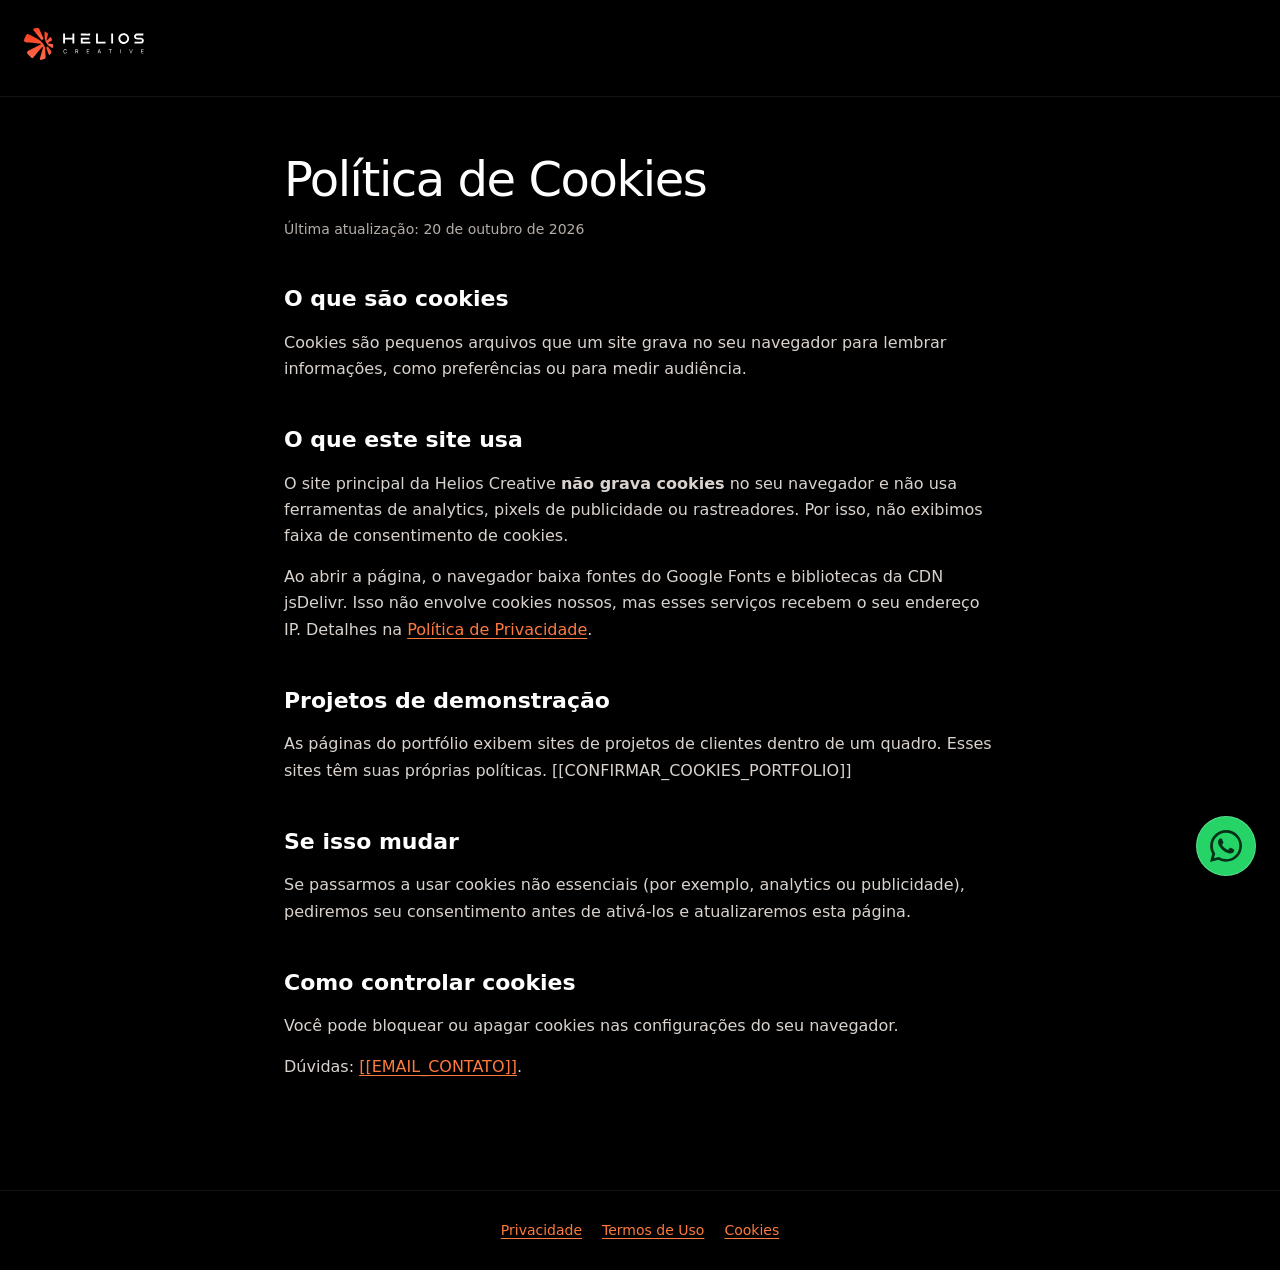
<file: cookies.html>
<!DOCTYPE html>
<html lang="pt-BR">
<head>
<meta charset="UTF-8">
<meta name="viewport" content="width=device-width, initial-scale=1.0">
<title>Política de Cookies — Helios Creative</title>
<meta name="description" content="Quais cookies e tecnologias semelhantes o site da Helios Creative usa.">
<meta name="theme-color" content="#000000">
<link rel="icon" href="assets/logo-mark.svg" type="image/svg+xml">
<link rel="stylesheet" href="/assets/legal.css">
<link rel="stylesheet" href="/assets/whatsapp.css?v=1">
</head>
<body>
<header><a href="/" aria-label="Helios Creative — voltar à página inicial"><img src="/assets/logo.svg" alt="Helios Creative" width="150" height="40"></a></header>
<main>
<h1>Política de Cookies</h1>
<p class="upd">Última atualização: 20 de outubro de 2026</p>

<h2>O que são cookies</h2>
<p>Cookies são pequenos arquivos que um site grava no seu navegador para lembrar informações, como preferências ou para medir audiência.</p>

<h2>O que este site usa</h2>
<p>O site principal da Helios Creative <strong>não grava cookies</strong> no seu navegador e não usa ferramentas de analytics, pixels de publicidade ou rastreadores. Por isso, não exibimos faixa de consentimento de cookies.</p>
<p>Ao abrir a página, o navegador baixa fontes do Google Fonts e bibliotecas da CDN jsDelivr. Isso não envolve cookies nossos, mas esses serviços recebem o seu endereço IP. Detalhes na <a href="/privacidade">Política de Privacidade</a>.</p>

<h2>Projetos de demonstração</h2>
<p>As páginas do portfólio exibem sites de projetos de clientes dentro de um quadro. Esses sites têm suas próprias políticas. [[CONFIRMAR_COOKIES_PORTFOLIO]]</p>

<h2>Se isso mudar</h2>
<p>Se passarmos a usar cookies não essenciais (por exemplo, analytics ou publicidade), pediremos seu consentimento antes de ativá-los e atualizaremos esta página.</p>

<h2>Como controlar cookies</h2>
<p>Você pode bloquear ou apagar cookies nas configurações do seu navegador.</p>

<p>Dúvidas: <a href="mailto:[[EMAIL_CONTATO]]">[[EMAIL_CONTATO]]</a>.</p>
</main>
<footer><a href="/privacidade">Privacidade</a><a href="/termos">Termos de Uso</a><a href="/cookies">Cookies</a></footer>
<a class="helios-whatsapp" href="https://wa.me/5594988024142" target="_blank" rel="noopener noreferrer" aria-label="Fale com a Helios pelo WhatsApp (abre em nova aba)" title="Fale com a Helios pelo WhatsApp">
  <svg viewBox="0 0 24 24" aria-hidden="true" focusable="false"><path d="M20.52 3.48A11.91 11.91 0 0 0 12.05 0C5.47 0 .11 5.35.1 11.94c0 2.1.55 4.15 1.6 5.96L0 24l6.26-1.64a11.94 11.94 0 0 0 5.78 1.47h.01C18.63 23.83 24 18.48 24 11.9c0-3.18-1.24-6.17-3.48-8.42ZM12.05 21.8a9.9 9.9 0 0 1-5.05-1.38l-.36-.21-3.72.97.99-3.63-.24-.37a9.89 9.89 0 0 1-1.52-5.25c0-5.47 4.45-9.92 9.92-9.92a9.84 9.84 0 0 1 7.01 2.91 9.84 9.84 0 0 1 2.9 7.01c-.01 5.47-4.46 9.92-9.93 9.92Zm5.44-7.43c-.3-.15-1.76-.87-2.03-.97-.27-.1-.47-.15-.67.15-.2.3-.77.97-.94 1.17-.17.2-.35.22-.64.07-.3-.15-1.26-.46-2.4-1.48-.89-.79-1.49-1.77-1.66-2.07-.17-.3-.02-.46.13-.61.13-.13.3-.35.45-.52.15-.17.2-.3.3-.5.1-.2.05-.37-.03-.52-.07-.15-.67-1.61-.91-2.21-.24-.58-.49-.5-.67-.51h-.57c-.2 0-.52.07-.79.37-.27.3-1.04 1.02-1.04 2.48s1.07 2.88 1.21 3.08c.15.2 2.1 3.2 5.09 4.49.71.31 1.27.49 1.7.62.71.23 1.36.2 1.87.12.57-.08 1.76-.72 2.01-1.41.25-.69.25-1.29.17-1.41-.07-.12-.27-.2-.57-.35Z"/></svg>
</a>
</body>
</html>
</file>
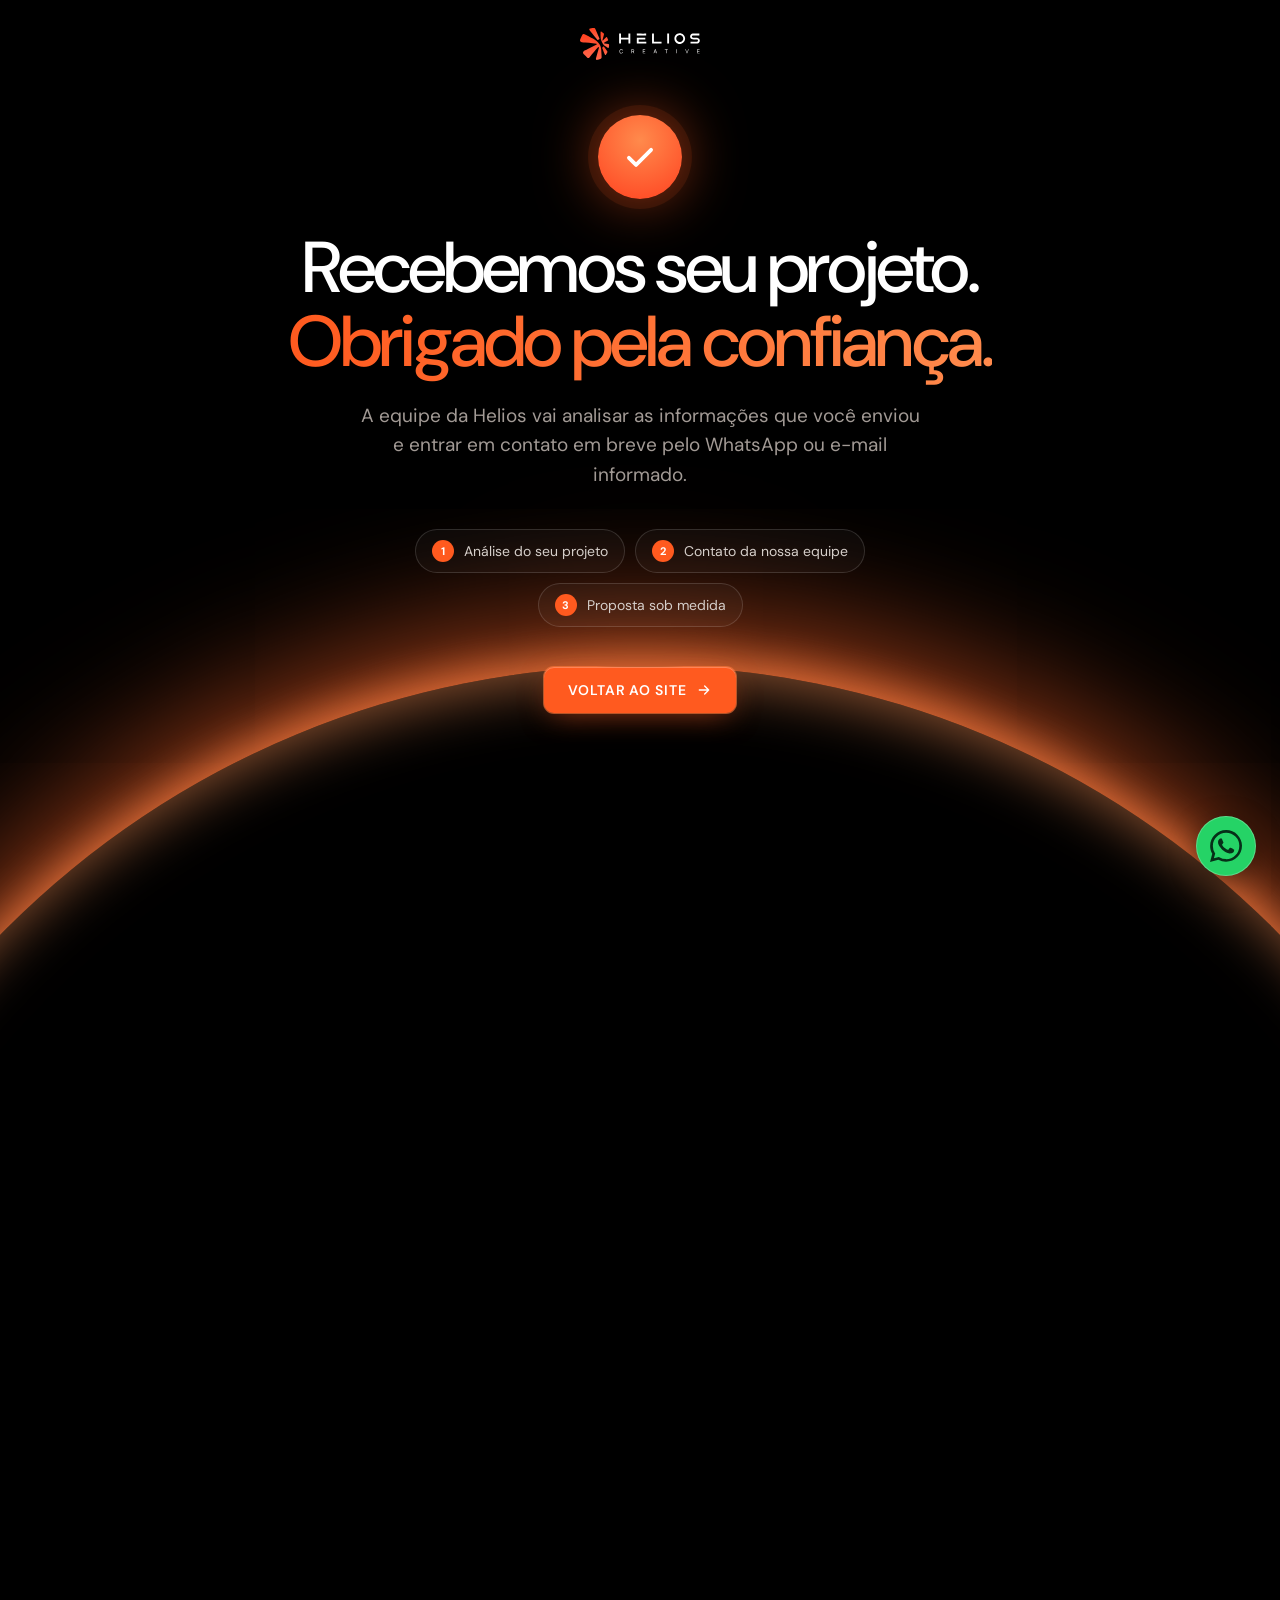
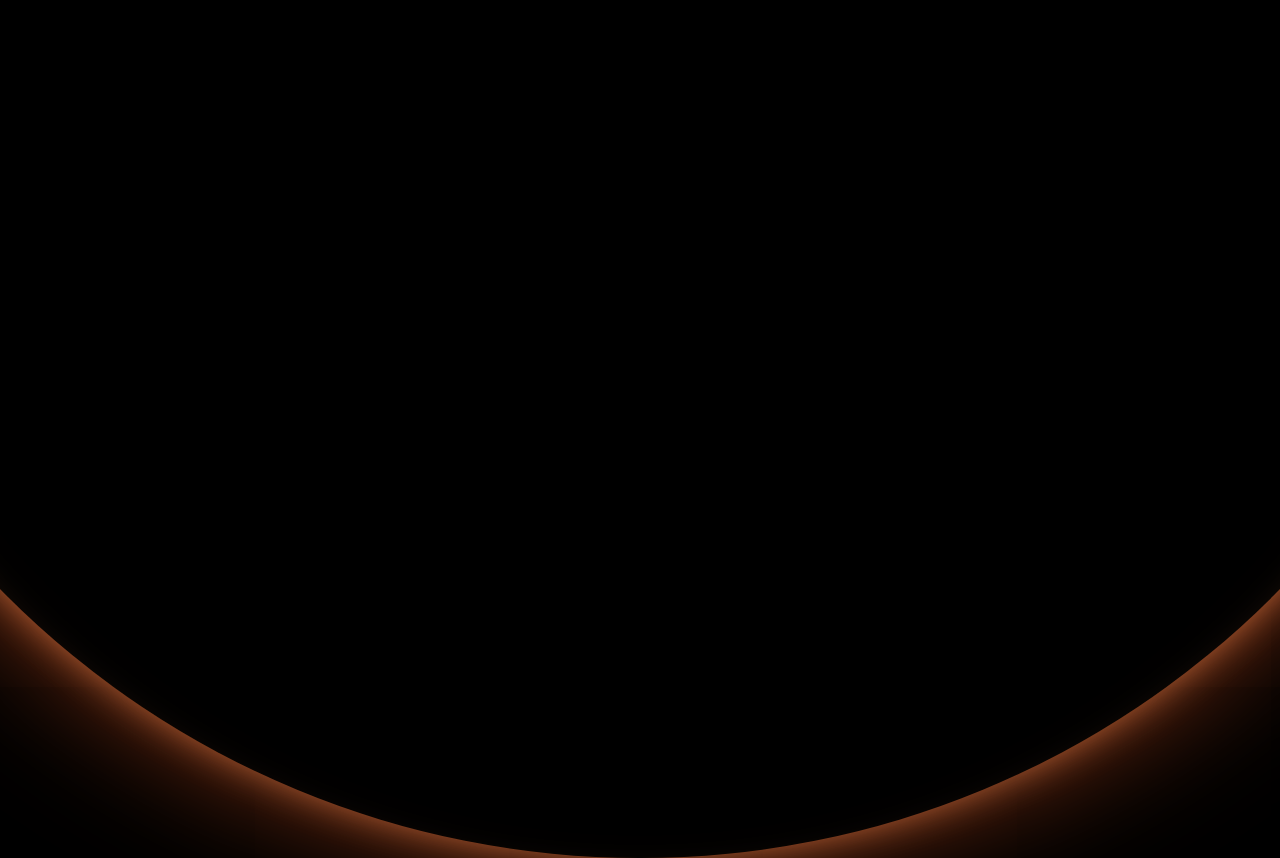
<file: obrigado.html>
<!DOCTYPE html>
<html lang="pt-BR">
<head>
<meta charset="UTF-8">
<meta name="viewport" content="width=device-width, initial-scale=1.0">
<title>Obrigado — Helios Creative</title>
<meta name="robots" content="noindex">
<meta name="theme-color" content="#000000">
<link rel="icon" href="assets/logo-mark.svg" type="image/svg+xml">
<link rel="preconnect" href="https://fonts.googleapis.com">
<link rel="preconnect" href="https://fonts.gstatic.com" crossorigin>
<link href="https://fonts.googleapis.com/css2?family=DM+Sans:opsz,wght@9..40,400;9..40,500;9..40,600&display=swap" rel="stylesheet">
<style>
  :root{--line:rgba(255,255,255,.08);--line-2:rgba(255,255,255,.14);--muted:#a29a95;--dim:#6f6762;--accent:#ff5a1f;--accent-2:#ff7a3d}
  *{box-sizing:border-box;margin:0;padding:0}
  body{min-height:100vh;min-height:100dvh;background:#000;color:#fff;font-family:"DM Sans",system-ui,sans-serif;-webkit-font-smoothing:antialiased;display:flex;flex-direction:column;overflow-x:hidden;isolation:isolate;position:relative}
  a{color:inherit;text-decoration:none}
  header{padding:28px 24px;display:flex;justify-content:center}
  header img{height:32px;width:auto;display:block}
  main{flex:1;display:grid;place-items:center;padding:20px 24px 180px;text-align:center}
  .check{width:84px;height:84px;margin:0 auto 32px;border-radius:50%;display:grid;place-items:center;background:radial-gradient(circle at 50% 30%,#ff8a4c,#ff4220);box-shadow:0 0 0 10px rgba(255,90,31,.1),0 0 60px rgba(255,90,31,.6)}
  .check svg{width:38px;height:38px;stroke:#fff;stroke-dasharray:30;stroke-dashoffset:30;animation:draw .7s .35s cubic-bezier(.6,0,.2,1) forwards}
  @keyframes draw{to{stroke-dashoffset:0}}
  h1{font-size:clamp(38px,6vw,72px);line-height:1.03;letter-spacing:-.04em;font-weight:500;max-width:820px}
  h1 span{background:linear-gradient(90deg,#ff5a1f,#ff8a4c);-webkit-background-clip:text;background-clip:text;color:transparent}
  p{color:var(--muted);font-size:clamp(16px,1.6vw,19px);max-width:560px;margin:22px auto 0;line-height:1.55}
  .next{display:flex;gap:10px;justify-content:center;flex-wrap:wrap;margin:40px auto 0;max-width:640px}
  .next li{list-style:none;display:flex;align-items:center;gap:10px;padding:10px 16px;border-radius:999px;border:1px solid var(--line-2);background:rgba(255,255,255,.03);font-size:14px;color:#d6cfca}
  .next b{width:22px;height:22px;border-radius:50%;display:grid;place-items:center;font-size:11px;background:var(--accent);color:#fff}
  .btn{display:inline-flex;align-items:center;gap:10px;margin-top:40px;padding:14px 24px;border-radius:10px;font-weight:600;font-size:14px;letter-spacing:.06em;text-transform:uppercase;background:var(--accent);color:#fff;box-shadow:inset 0 1px 0 rgba(255,255,255,.25),0 0 0 1px rgba(255,122,61,.6),0 8px 30px -8px rgba(255,90,31,.55);transition:transform .25s}
  .btn:hover{transform:translateY(-2px)}
  .btn svg{width:16px;height:16px}
  .arc{position:absolute;left:50%;top:max(620px,74%);width:140vw;max-width:2000px;aspect-ratio:1;transform:translateX(-50%);border-radius:50%;z-index:-1;pointer-events:none;background:#000;box-shadow:0 -30px 140px 10px rgba(255,100,40,.7),0 -8px 40px 0 rgba(255,160,100,.75),inset 0 30px 60px -20px rgba(255,150,90,.55)}
  .glow{position:absolute;inset:0;z-index:-2;background:radial-gradient(60% 45% at 50% 100%,rgba(255,90,31,.3),transparent 70%)}
  .rv{opacity:0;transform:translateY(20px);filter:blur(6px);animation:in .9s cubic-bezier(.2,.7,.2,1) forwards}
  .d1{animation-delay:.1s}.d2{animation-delay:.2s}.d3{animation-delay:.3s}.d4{animation-delay:.4s}
  @keyframes in{to{opacity:1;transform:none;filter:none}}
  @media (max-width:560px){.arc{width:260vw;top:max(640px,80%)}main{padding-bottom:140px}}
  @media (prefers-reduced-motion:reduce){.rv{animation:none;opacity:1;transform:none;filter:none}.check svg{animation:none;stroke-dashoffset:0}}
</style>
<link rel="stylesheet" href="/assets/whatsapp.css?v=1">
</head>
<body>
  <div class="glow" aria-hidden="true"></div>
  <div class="arc" aria-hidden="true"></div>

  <header><a href="/" aria-label="Helios Creative — voltar ao site"><img src="assets/logo.svg" alt="Helios Creative" width="150" height="40"></a></header>

  <main>
    <div>
      <div class="check rv" aria-hidden="true"><svg viewBox="0 0 24 24" fill="none" stroke-width="2.4" stroke-linecap="round" stroke-linejoin="round"><path d="M5 12.5l4.5 4.5L19 7.5"/></svg></div>
      <h1 class="rv d1">Recebemos seu projeto. <span>Obrigado pela confiança.</span></h1>
      <p class="rv d2">A equipe da Helios vai analisar as informações que você enviou e entrar em contato em breve pelo WhatsApp ou e-mail informado.</p>
      <ol class="next rv d3">
        <li><b>1</b>Análise do seu projeto</li>
        <li><b>2</b>Contato da nossa equipe</li>
        <li><b>3</b>Proposta sob medida</li>
      </ol>
      <a class="btn rv d4" href="/">Voltar ao site
        <svg viewBox="0 0 24 24" fill="none" stroke="currentColor" stroke-width="2" stroke-linecap="round" stroke-linejoin="round"><path d="M5 12h14M13 6l6 6-6 6"/></svg>
      </a>
    </div>
  </main>
<a class="helios-whatsapp" href="https://wa.me/5594988024142" target="_blank" rel="noopener noreferrer" aria-label="Fale com a Helios pelo WhatsApp (abre em nova aba)" title="Fale com a Helios pelo WhatsApp">
  <svg viewBox="0 0 24 24" aria-hidden="true" focusable="false"><path d="M20.52 3.48A11.91 11.91 0 0 0 12.05 0C5.47 0 .11 5.35.1 11.94c0 2.1.55 4.15 1.6 5.96L0 24l6.26-1.64a11.94 11.94 0 0 0 5.78 1.47h.01C18.63 23.83 24 18.48 24 11.9c0-3.18-1.24-6.17-3.48-8.42ZM12.05 21.8a9.9 9.9 0 0 1-5.05-1.38l-.36-.21-3.72.97.99-3.63-.24-.37a9.89 9.89 0 0 1-1.52-5.25c0-5.47 4.45-9.92 9.92-9.92a9.84 9.84 0 0 1 7.01 2.91 9.84 9.84 0 0 1 2.9 7.01c-.01 5.47-4.46 9.92-9.93 9.92Zm5.44-7.43c-.3-.15-1.76-.87-2.03-.97-.27-.1-.47-.15-.67.15-.2.3-.77.97-.94 1.17-.17.2-.35.22-.64.07-.3-.15-1.26-.46-2.4-1.48-.89-.79-1.49-1.77-1.66-2.07-.17-.3-.02-.46.13-.61.13-.13.3-.35.45-.52.15-.17.2-.3.3-.5.1-.2.05-.37-.03-.52-.07-.15-.67-1.61-.91-2.21-.24-.58-.49-.5-.67-.51h-.57c-.2 0-.52.07-.79.37-.27.3-1.04 1.02-1.04 2.48s1.07 2.88 1.21 3.08c.15.2 2.1 3.2 5.09 4.49.71.31 1.27.49 1.7.62.71.23 1.36.2 1.87.12.57-.08 1.76-.72 2.01-1.41.25-.69.25-1.29.17-1.41-.07-.12-.27-.2-.57-.35Z"/></svg>
</a>
</body>
</html>
</file>
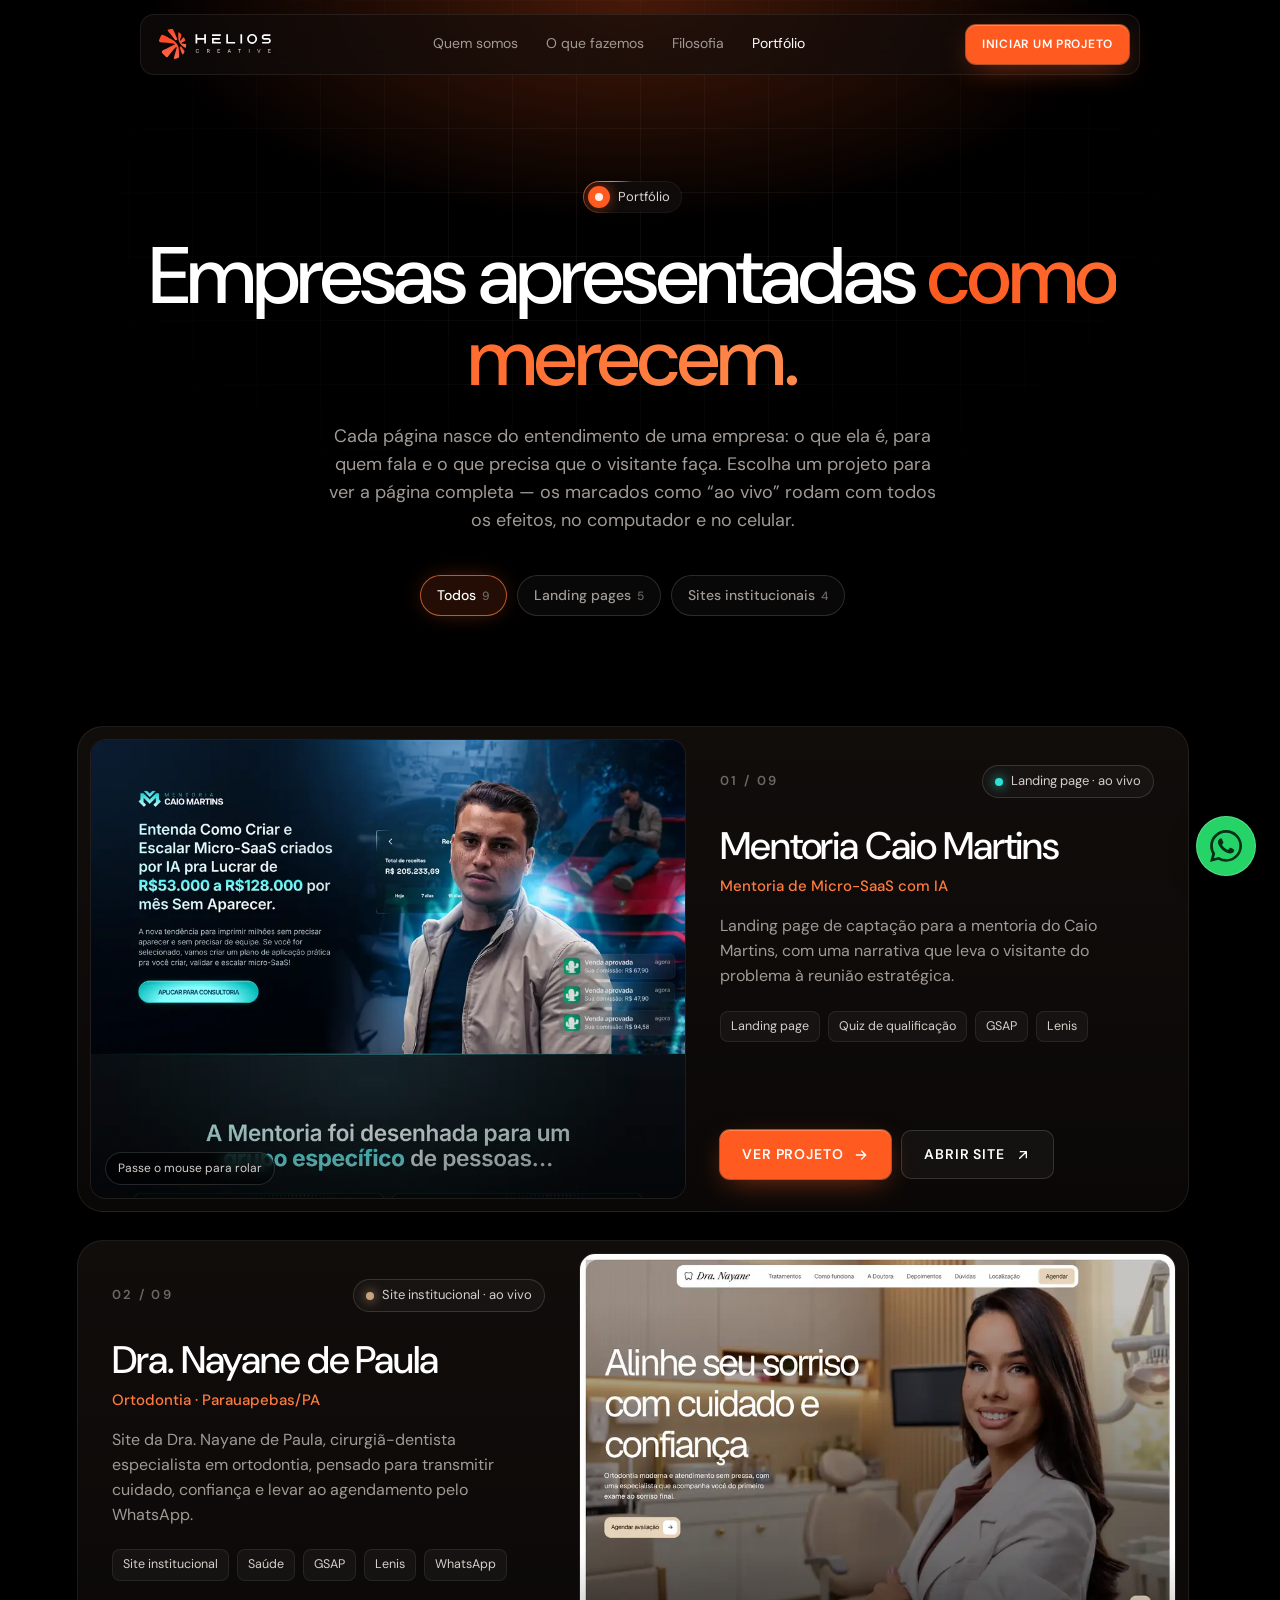
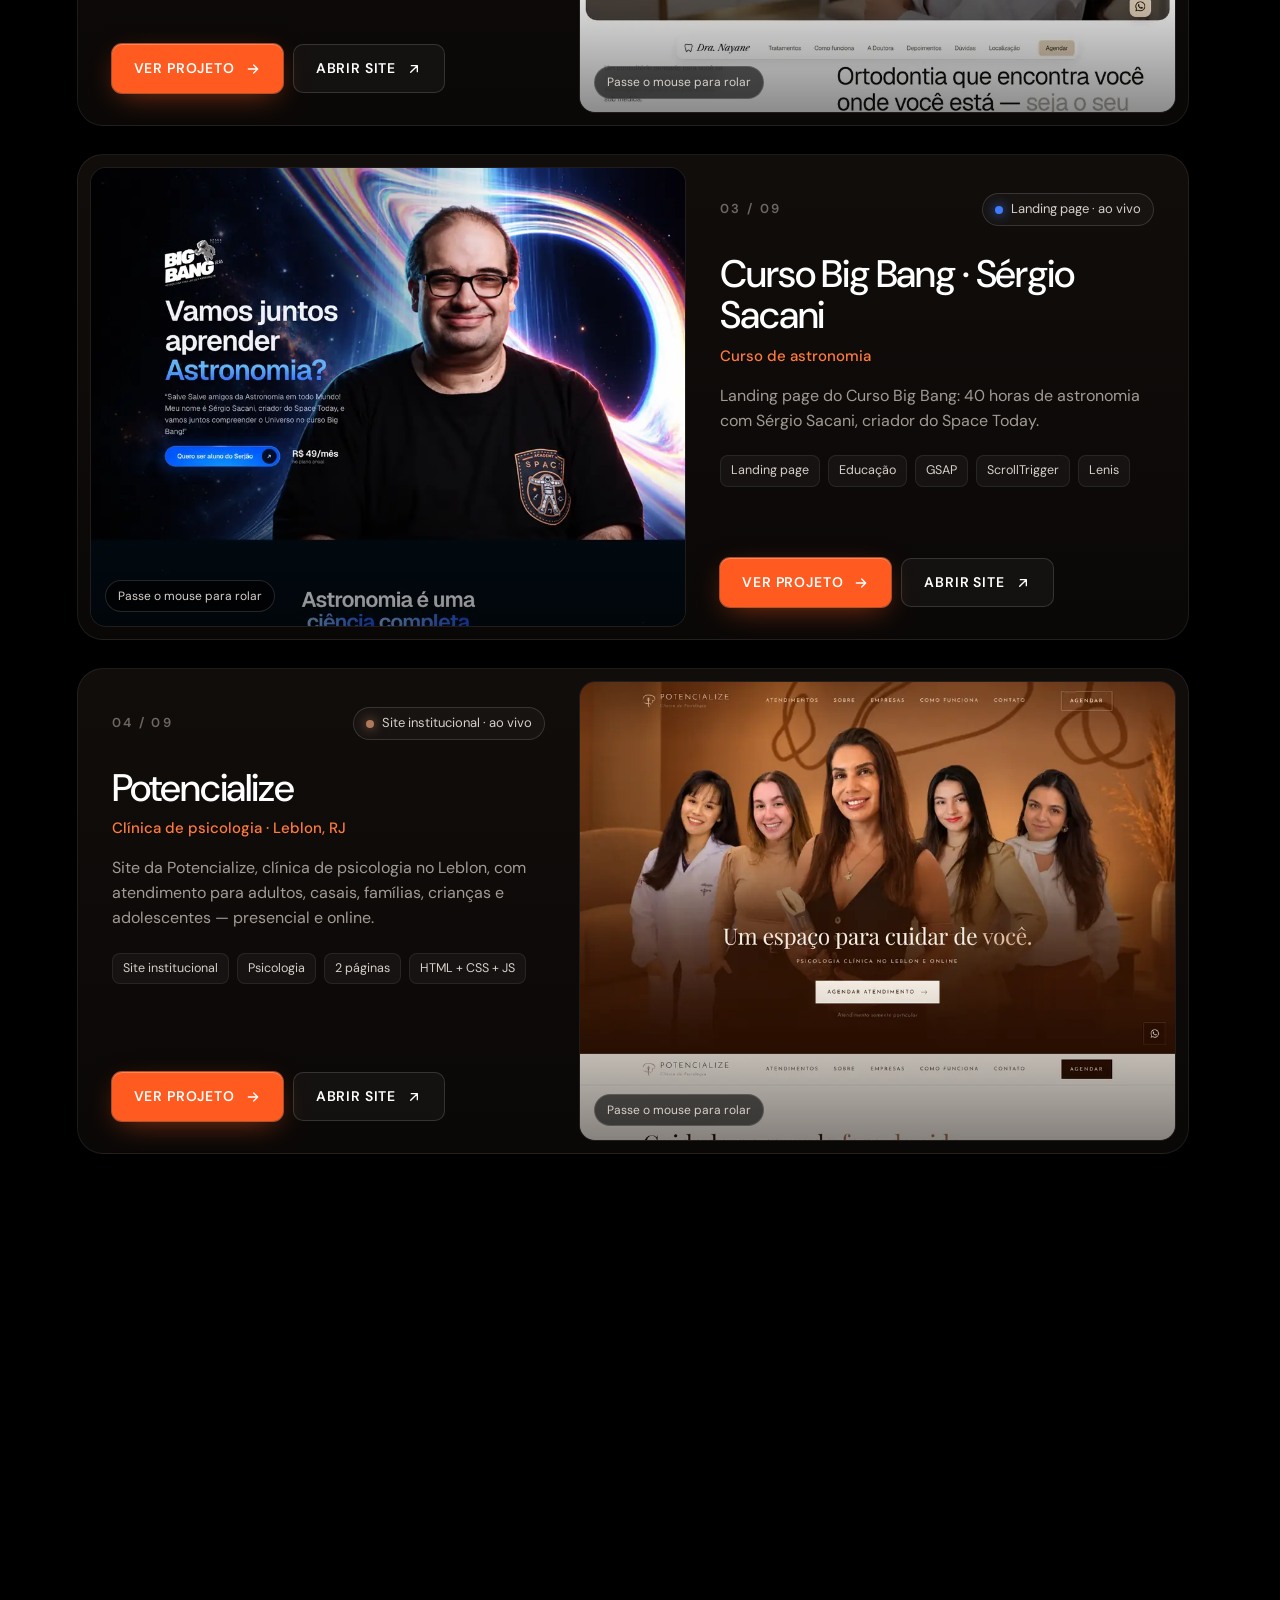
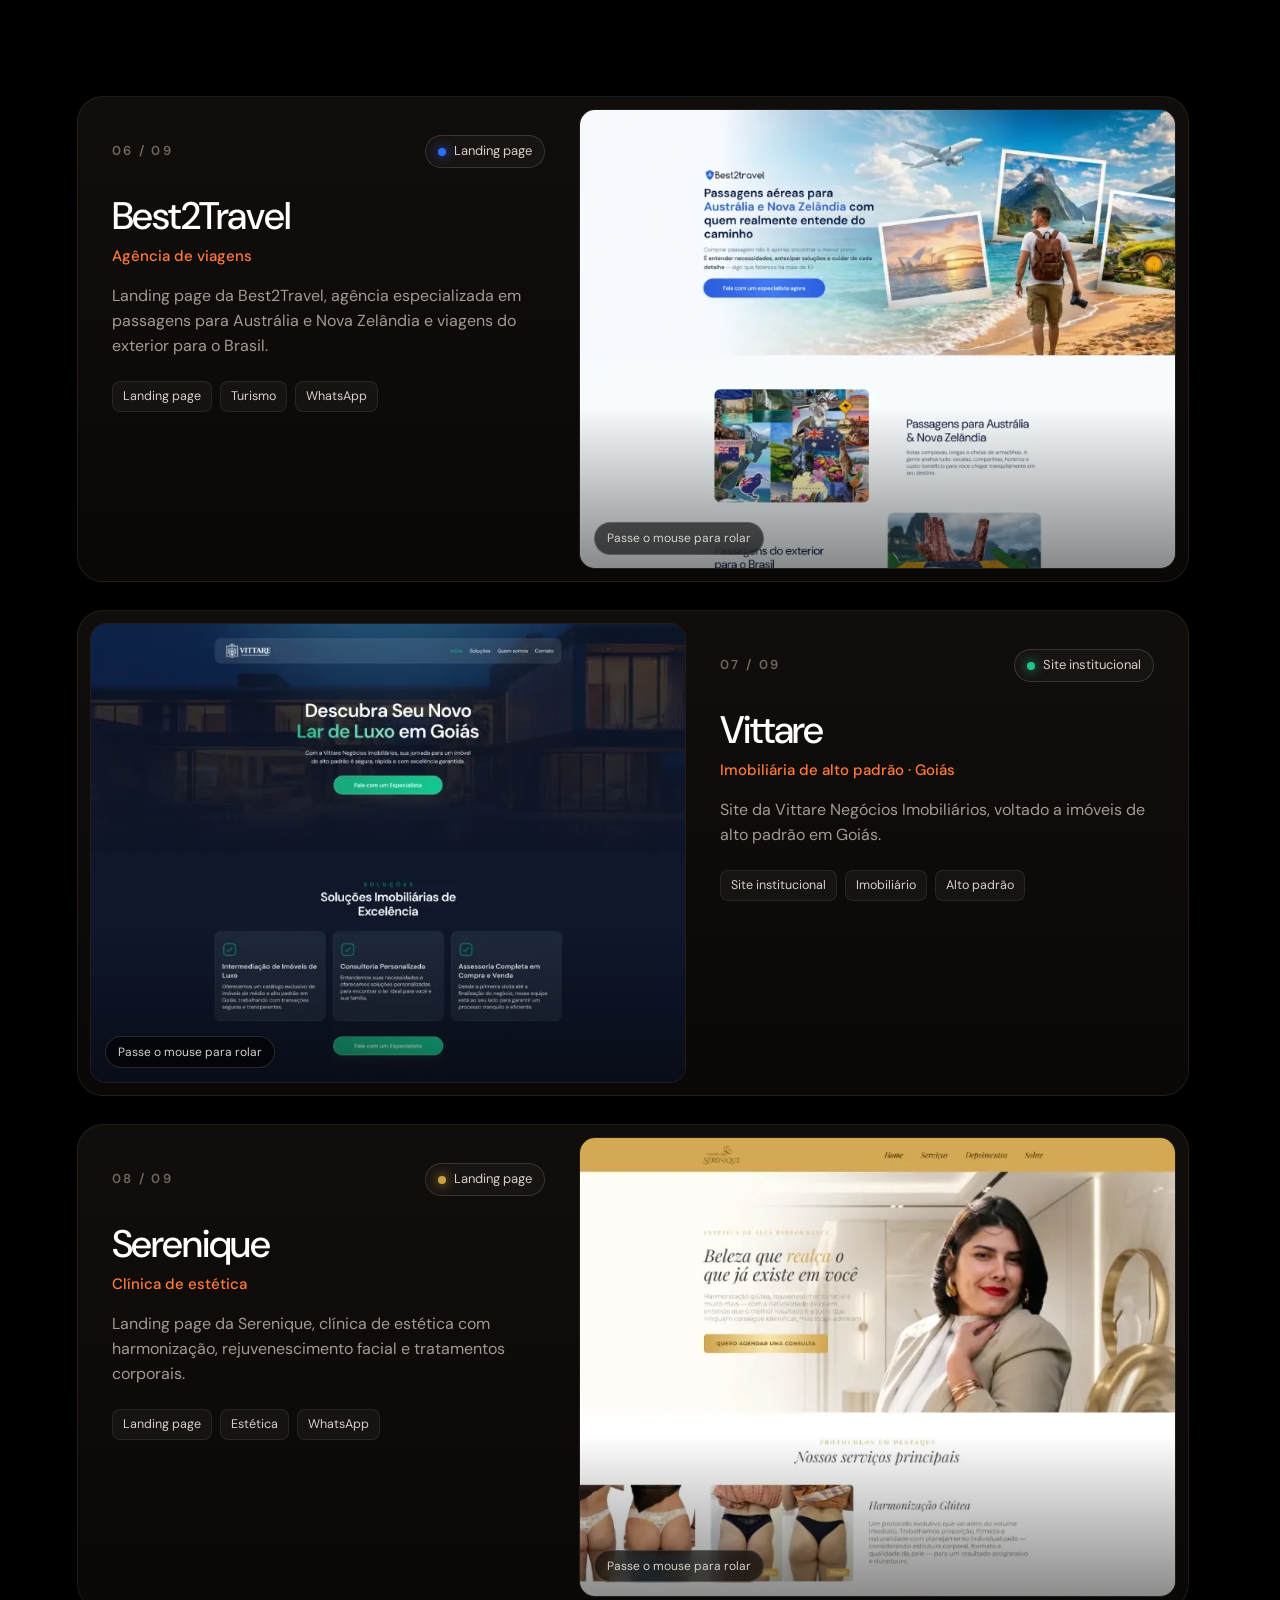
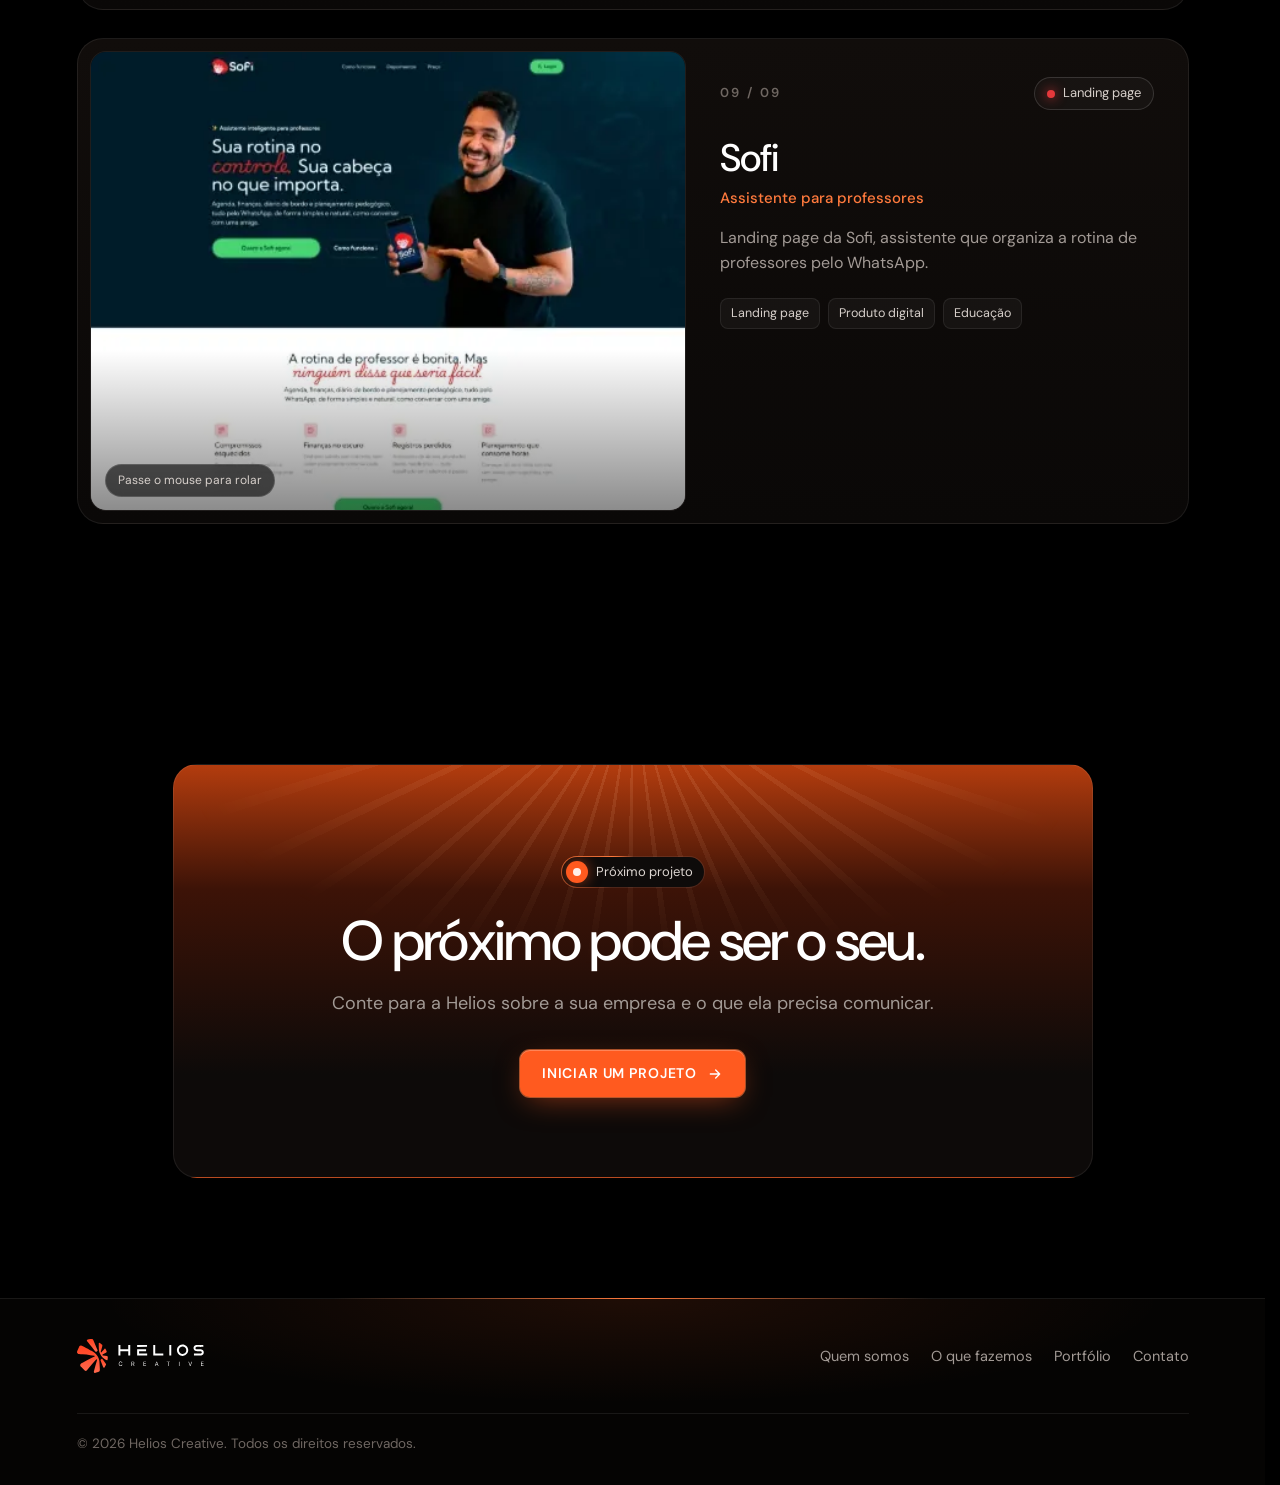
<file: portfolio.html>
<!DOCTYPE html>
<html lang="pt-BR">
<head>
<meta charset="UTF-8">
<meta name="viewport" content="width=device-width, initial-scale=1.0">
<title>Portfólio — Helios Creative</title>
<meta name="description" content="Sites e landing pages criados pela Helios Creative. Veja cada projeto ao vivo, no computador e no celular.">
<link rel="icon" href="/assets/logo-mark.svg" type="image/svg+xml">
<meta name="theme-color" content="#000000">
<meta property="og:title" content="Portfólio — Helios Creative">
<meta property="og:description" content="Sites e landing pages criados pela Helios Creative.">
<meta property="og:type" content="website">
<link rel="preconnect" href="https://fonts.googleapis.com">
<link rel="preconnect" href="https://fonts.gstatic.com" crossorigin>
<link href="https://fonts.googleapis.com/css2?family=DM+Sans:opsz,wght@9..40,300;9..40,400;9..40,500;9..40,600;9..40,700&display=swap" rel="stylesheet">
<link rel="stylesheet" href="/assets/projetos.css?v=2">
<link rel="stylesheet" href="/assets/whatsapp.css?v=1">
</head>
<body>

<div class="progress" aria-hidden="true"></div>
<nav>
  <div class="nav-in">
    <a href="/" class="logo" aria-label="Helios Creative — início"><img src="/assets/logo.svg" alt="Helios Creative" width="150" height="40"></a>
    <div class="nav-links">
      <a href="/#quem-somos">Quem somos</a>
      <a href="/#servicos">O que fazemos</a>
      <a href="/#filosofia">Filosofia</a>
      <a href="/portfolio" aria-current="page">Portfólio</a>
    </div>
    <a href="/#contato" class="btn btn-primary">Iniciar um projeto</a>
  </div>
</nav>

<header class="p-hero center">
  <div class="p-grid" aria-hidden="true"></div>
  <div class="p-glow" aria-hidden="true"></div>
  <div class="wrap">
    <span class="badge rv"><i></i>Portfólio</span>
    <h1 class="h-xl rv d1">Empresas apresentadas <span class="grey">como merecem.</span></h1>
    <p class="lead rv d2">Cada página nasce do entendimento de uma empresa: o que ela é, para quem fala e o que precisa que o visitante faça. Escolha um projeto para ver a página completa — os marcados como “ao vivo” rodam com todos os efeitos, no computador e no celular.</p>
    <div class="filters rv d3" role="group" aria-label="Filtrar projetos">
      <button type="button" data-f="todos" aria-pressed="true">Todos</button>
      <button type="button" data-f="Landing page" aria-pressed="false">Landing pages</button>
      <button type="button" data-f="Site institucional" aria-pressed="false">Sites institucionais</button>
    </div>
  </div>
</header>

<main class="wrap">
  <div class="cases" id="cases"></div>

  <section class="cta-box">
    <span class="badge rv"><i></i>Próximo projeto</span>
    <h2 class="h-lg rv d1">O próximo pode ser o seu.</h2>
    <p class="lead rv d2">Conte para a Helios sobre a sua empresa e o que ela precisa comunicar.</p>
    <div class="rv d3">
      <a href="/#contato" class="btn btn-primary">Iniciar um projeto
        <svg viewBox="0 0 24 24" fill="none" stroke="currentColor" stroke-width="2" stroke-linecap="round" stroke-linejoin="round"><path d="M5 12h14M13 6l6 6-6 6"/></svg>
      </a>
    </div>
  </section>
</main>

<footer class="ft">
  <div class="wrap">
    <div class="ft-in">
      <a href="/" aria-label="Helios Creative — início"><img src="/assets/logo.svg" alt="Helios Creative" width="150" height="40" loading="lazy"></a>
      <div class="ft-links">
        <a href="/#quem-somos">Quem somos</a>
        <a href="/#servicos">O que fazemos</a>
        <a href="/portfolio">Portfólio</a>
        <a href="/#contato">Contato</a>
      </div>
    </div>
    <div class="ft-bottom">© <span id="y"></span> Helios Creative. Todos os direitos reservados.</div>
  </div>
</footer>

<script src="/assets/projetos.js?v=2"></script>
<script>
  const arrow = '<svg viewBox="0 0 24 24" fill="none" stroke="currentColor" stroke-width="2" stroke-linecap="round" stroke-linejoin="round"><path d="M5 12h14M13 6l6 6-6 6"/></svg>';
  const ext = '<svg class="up" viewBox="0 0 24 24" fill="none" stroke="currentColor" stroke-width="2" stroke-linecap="round" stroke-linejoin="round"><path d="M7 17 17 7M8 7h9v9"/></svg>';
  const esc = s => String(s).replace(/[&<>"]/g, c => ({ '&': '&amp;', '<': '&lt;', '>': '&gt;', '"': '&quot;' }[c]));

  document.getElementById('cases').innerHTML = PROJETOS.map((p, i) => `
    <article class="case spot rv" data-tipo="${esc(p.tipo)}" style="--c:${p.cor}">
      <${p.aoVivo ? `a href="/portfolio/${p.slug}" aria-label="Ver o projeto ${esc(p.nome)}"` : 'div'} class="case-shot">
        <img src="/assets/projetos/${p.slug}-full.webp" alt="Página desenvolvida para ${esc(p.nome)}" loading="${i < 2 ? 'eager' : 'lazy'}">
        <span class="hint"${p.aoVivo ? ' data-live' : ''}>Passe o mouse para rolar</span>
      </${p.aoVivo ? 'a' : 'div'}>
      <div class="case-body">
        <div class="case-top">
          <span class="case-n">${String(i + 1).padStart(2, '0')} / ${String(PROJETOS.length).padStart(2, '0')}</span>
          <span class="case-kind"><i></i>${esc(p.tipo)}${p.aoVivo ? ' · ao vivo' : ''}</span>
        </div>
        <h2>${esc(p.nome)}</h2>
        <div class="seg">${esc(p.segmento)}</div>
        <p class="desc">${esc(p.resumo)}</p>
        <div class="tags">${p.tags.map(t => `<span>${esc(t)}</span>`).join('')}</div>
        ${p.aoVivo ? `<div class="case-actions">
          <a class="btn btn-primary" href="/portfolio/${p.slug}">Ver projeto ${arrow}</a>
          <a class="btn btn-ghost" href="/sites/${p.slug}/" target="_blank" rel="noopener">Abrir site ${ext}</a>
        </div>` : ''}
      </div>
    </article>`).join('');
  window.revealAll && window.revealAll();

  // Toque não tem hover: troca a dica
  if (!matchMedia('(hover: hover)').matches) document.querySelectorAll('.case-shot .hint').forEach(h => h.textContent = h.hasAttribute('data-live') ? 'Toque para ver o projeto' : 'Prévia da página');

  // Filtros
  const btns = document.querySelectorAll('.filters button');
  btns.forEach(b => {
    const n = b.dataset.f === 'todos' ? PROJETOS.length : PROJETOS.filter(p => p.tipo === b.dataset.f).length;
    b.insertAdjacentHTML('beforeend', `<span>${n}</span>`);
    b.addEventListener('click', () => {
      btns.forEach(x => x.setAttribute('aria-pressed', String(x === b)));
      document.querySelectorAll('.case').forEach(c => { c.hidden = b.dataset.f !== 'todos' && c.dataset.tipo !== b.dataset.f; });
    });
  });
</script>
<a class="helios-whatsapp" href="https://wa.me/5594988024142" target="_blank" rel="noopener noreferrer" aria-label="Fale com a Helios pelo WhatsApp (abre em nova aba)" title="Fale com a Helios pelo WhatsApp">
  <svg viewBox="0 0 24 24" aria-hidden="true" focusable="false"><path d="M20.52 3.48A11.91 11.91 0 0 0 12.05 0C5.47 0 .11 5.35.1 11.94c0 2.1.55 4.15 1.6 5.96L0 24l6.26-1.64a11.94 11.94 0 0 0 5.78 1.47h.01C18.63 23.83 24 18.48 24 11.9c0-3.18-1.24-6.17-3.48-8.42ZM12.05 21.8a9.9 9.9 0 0 1-5.05-1.38l-.36-.21-3.72.97.99-3.63-.24-.37a9.89 9.89 0 0 1-1.52-5.25c0-5.47 4.45-9.92 9.92-9.92a9.84 9.84 0 0 1 7.01 2.91 9.84 9.84 0 0 1 2.9 7.01c-.01 5.47-4.46 9.92-9.93 9.92Zm5.44-7.43c-.3-.15-1.76-.87-2.03-.97-.27-.1-.47-.15-.67.15-.2.3-.77.97-.94 1.17-.17.2-.35.22-.64.07-.3-.15-1.26-.46-2.4-1.48-.89-.79-1.49-1.77-1.66-2.07-.17-.3-.02-.46.13-.61.13-.13.3-.35.45-.52.15-.17.2-.3.3-.5.1-.2.05-.37-.03-.52-.07-.15-.67-1.61-.91-2.21-.24-.58-.49-.5-.67-.51h-.57c-.2 0-.52.07-.79.37-.27.3-1.04 1.02-1.04 2.48s1.07 2.88 1.21 3.08c.15.2 2.1 3.2 5.09 4.49.71.31 1.27.49 1.7.62.71.23 1.36.2 1.87.12.57-.08 1.76-.72 2.01-1.41.25-.69.25-1.29.17-1.41-.07-.12-.27-.2-.57-.35Z"/></svg>
</a>
</body>
</html>
</file>
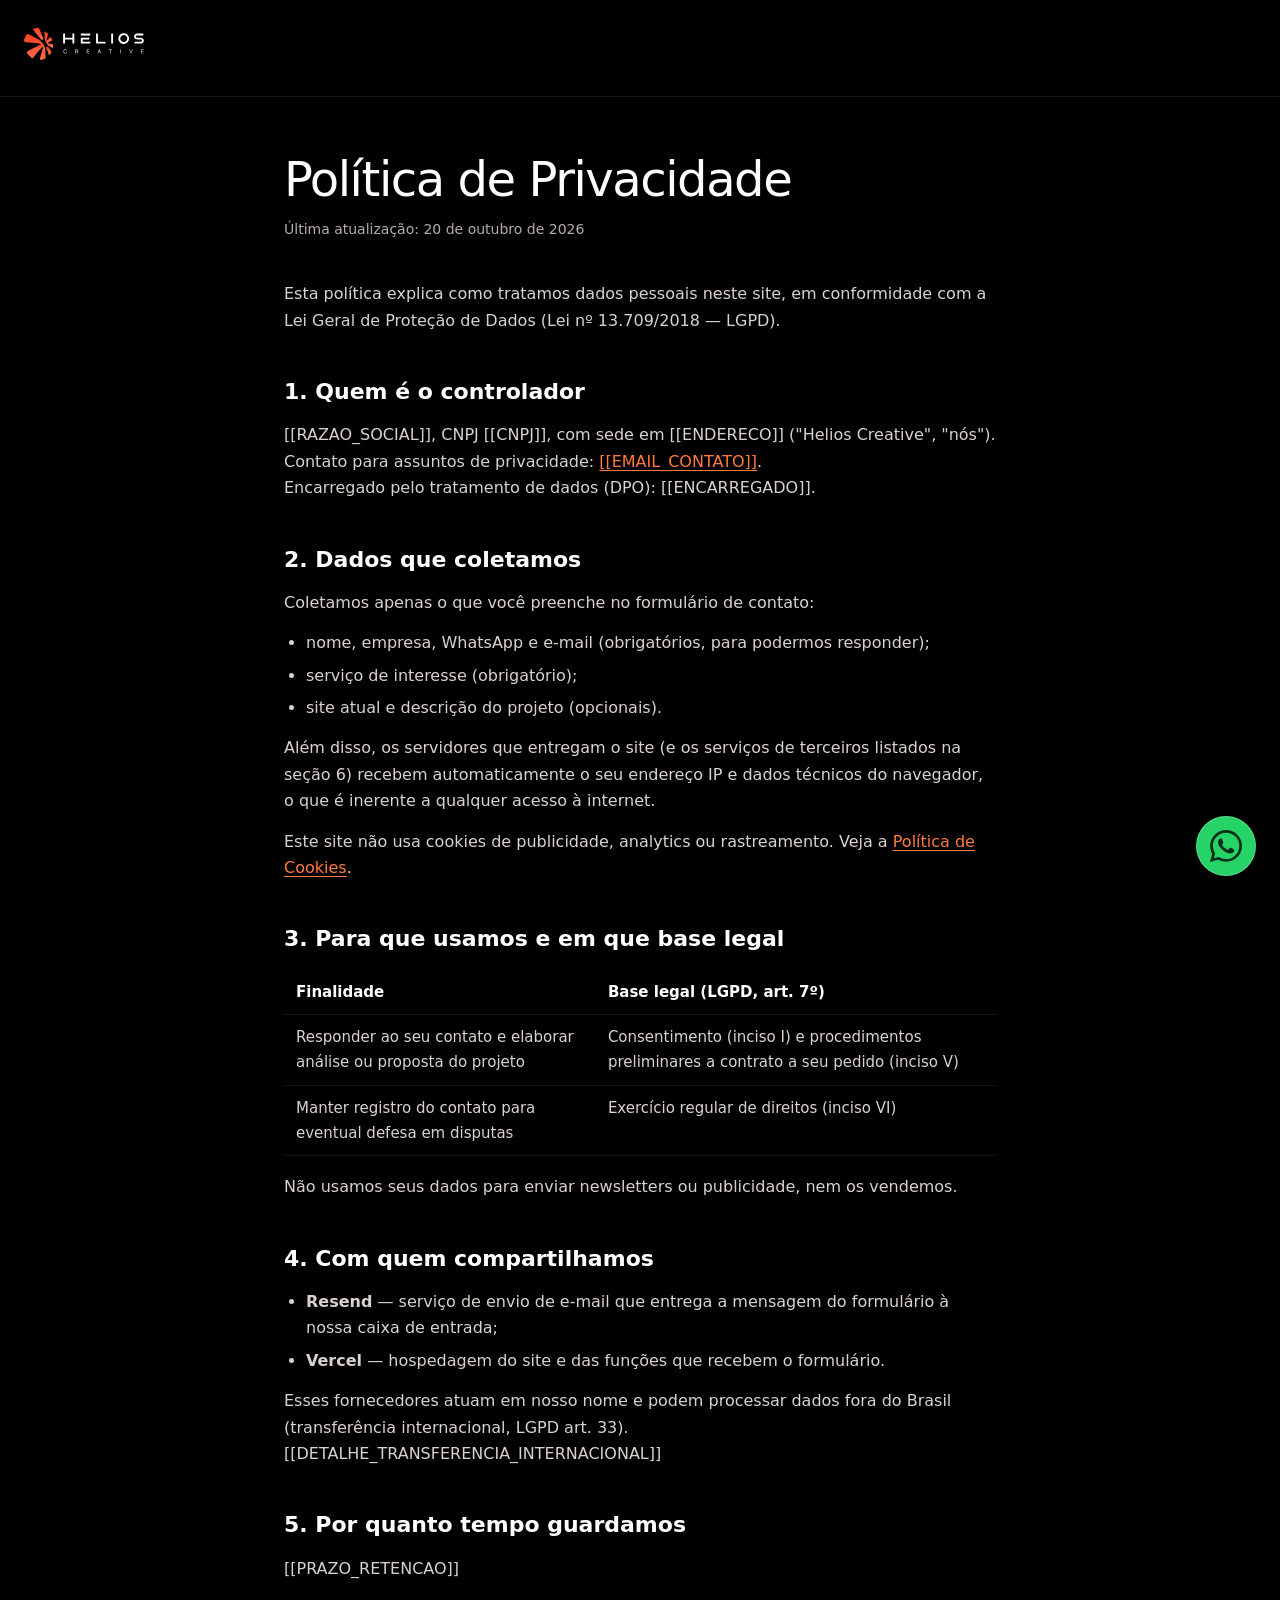
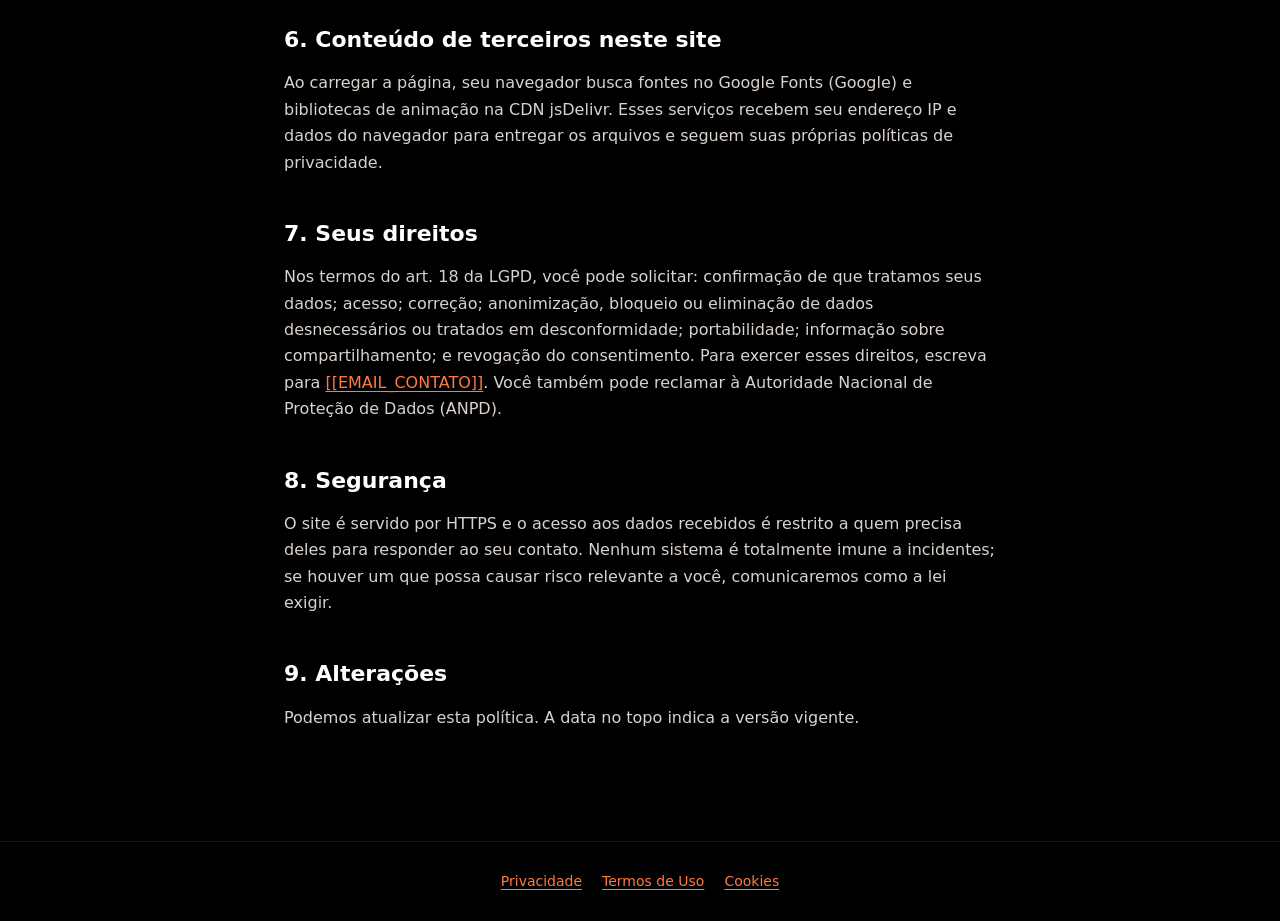
<file: privacidade.html>
<!DOCTYPE html>
<html lang="pt-BR">
<head>
<meta charset="UTF-8">
<meta name="viewport" content="width=device-width, initial-scale=1.0">
<title>Política de Privacidade — Helios Creative</title>
<meta name="description" content="Como a Helios Creative coleta, usa e protege seus dados pessoais, conforme a LGPD.">
<meta name="theme-color" content="#000000">
<link rel="icon" href="assets/logo-mark.svg" type="image/svg+xml">
<link rel="stylesheet" href="/assets/legal.css">
<link rel="stylesheet" href="/assets/whatsapp.css?v=1">
</head>
<body>
<header><a href="/" aria-label="Helios Creative — voltar à página inicial"><img src="/assets/logo.svg" alt="Helios Creative" width="150" height="40"></a></header>
<main>
<h1>Política de Privacidade</h1>
<p class="upd">Última atualização: 20 de outubro de 2026</p>

<p>Esta política explica como tratamos dados pessoais neste site, em conformidade com a Lei Geral de Proteção de Dados (Lei nº 13.709/2018 — LGPD).</p>

<h2>1. Quem é o controlador</h2>
<p>[[RAZAO_SOCIAL]], CNPJ [[CNPJ]], com sede em [[ENDERECO]] ("Helios Creative", "nós").<br>
Contato para assuntos de privacidade: <a href="mailto:[[EMAIL_CONTATO]]">[[EMAIL_CONTATO]]</a>.<br>
Encarregado pelo tratamento de dados (DPO): [[ENCARREGADO]].</p>

<h2>2. Dados que coletamos</h2>
<p>Coletamos apenas o que você preenche no formulário de contato:</p>
<ul>
<li>nome, empresa, WhatsApp e e-mail (obrigatórios, para podermos responder);</li>
<li>serviço de interesse (obrigatório);</li>
<li>site atual e descrição do projeto (opcionais).</li>
</ul>
<p>Além disso, os servidores que entregam o site (e os serviços de terceiros listados na seção 6) recebem automaticamente o seu endereço IP e dados técnicos do navegador, o que é inerente a qualquer acesso à internet.</p>
<p>Este site não usa cookies de publicidade, analytics ou rastreamento. Veja a <a href="/cookies">Política de Cookies</a>.</p>

<h2>3. Para que usamos e em que base legal</h2>
<table>
<tr><th>Finalidade</th><th>Base legal (LGPD, art. 7º)</th></tr>
<tr><td>Responder ao seu contato e elaborar análise ou proposta do projeto</td><td>Consentimento (inciso I) e procedimentos preliminares a contrato a seu pedido (inciso V)</td></tr>
<tr><td>Manter registro do contato para eventual defesa em disputas</td><td>Exercício regular de direitos (inciso VI)</td></tr>
</table>
<p>Não usamos seus dados para enviar newsletters ou publicidade, nem os vendemos.</p>

<h2>4. Com quem compartilhamos</h2>
<ul>
<li><strong>Resend</strong> — serviço de envio de e-mail que entrega a mensagem do formulário à nossa caixa de entrada;</li>
<li><strong>Vercel</strong> — hospedagem do site e das funções que recebem o formulário.</li>
</ul>
<p>Esses fornecedores atuam em nosso nome e podem processar dados fora do Brasil (transferência internacional, LGPD art. 33). [[DETALHE_TRANSFERENCIA_INTERNACIONAL]]</p>

<h2>5. Por quanto tempo guardamos</h2>
<p>[[PRAZO_RETENCAO]]</p>

<h2>6. Conteúdo de terceiros neste site</h2>
<p>Ao carregar a página, seu navegador busca fontes no Google Fonts (Google) e bibliotecas de animação na CDN jsDelivr. Esses serviços recebem seu endereço IP e dados do navegador para entregar os arquivos e seguem suas próprias políticas de privacidade.</p>

<h2>7. Seus direitos</h2>
<p>Nos termos do art. 18 da LGPD, você pode solicitar: confirmação de que tratamos seus dados; acesso; correção; anonimização, bloqueio ou eliminação de dados desnecessários ou tratados em desconformidade; portabilidade; informação sobre compartilhamento; e revogação do consentimento. Para exercer esses direitos, escreva para <a href="mailto:[[EMAIL_CONTATO]]">[[EMAIL_CONTATO]]</a>. Você também pode reclamar à Autoridade Nacional de Proteção de Dados (ANPD).</p>

<h2>8. Segurança</h2>
<p>O site é servido por HTTPS e o acesso aos dados recebidos é restrito a quem precisa deles para responder ao seu contato. Nenhum sistema é totalmente imune a incidentes; se houver um que possa causar risco relevante a você, comunicaremos como a lei exigir.</p>

<h2>9. Alterações</h2>
<p>Podemos atualizar esta política. A data no topo indica a versão vigente.</p>
</main>
<footer><a href="/privacidade">Privacidade</a><a href="/termos">Termos de Uso</a><a href="/cookies">Cookies</a></footer>
<a class="helios-whatsapp" href="https://wa.me/5594988024142" target="_blank" rel="noopener noreferrer" aria-label="Fale com a Helios pelo WhatsApp (abre em nova aba)" title="Fale com a Helios pelo WhatsApp">
  <svg viewBox="0 0 24 24" aria-hidden="true" focusable="false"><path d="M20.52 3.48A11.91 11.91 0 0 0 12.05 0C5.47 0 .11 5.35.1 11.94c0 2.1.55 4.15 1.6 5.96L0 24l6.26-1.64a11.94 11.94 0 0 0 5.78 1.47h.01C18.63 23.83 24 18.48 24 11.9c0-3.18-1.24-6.17-3.48-8.42ZM12.05 21.8a9.9 9.9 0 0 1-5.05-1.38l-.36-.21-3.72.97.99-3.63-.24-.37a9.89 9.89 0 0 1-1.52-5.25c0-5.47 4.45-9.92 9.92-9.92a9.84 9.84 0 0 1 7.01 2.91 9.84 9.84 0 0 1 2.9 7.01c-.01 5.47-4.46 9.92-9.93 9.92Zm5.44-7.43c-.3-.15-1.76-.87-2.03-.97-.27-.1-.47-.15-.67.15-.2.3-.77.97-.94 1.17-.17.2-.35.22-.64.07-.3-.15-1.26-.46-2.4-1.48-.89-.79-1.49-1.77-1.66-2.07-.17-.3-.02-.46.13-.61.13-.13.3-.35.45-.52.15-.17.2-.3.3-.5.1-.2.05-.37-.03-.52-.07-.15-.67-1.61-.91-2.21-.24-.58-.49-.5-.67-.51h-.57c-.2 0-.52.07-.79.37-.27.3-1.04 1.02-1.04 2.48s1.07 2.88 1.21 3.08c.15.2 2.1 3.2 5.09 4.49.71.31 1.27.49 1.7.62.71.23 1.36.2 1.87.12.57-.08 1.76-.72 2.01-1.41.25-.69.25-1.29.17-1.41-.07-.12-.27-.2-.57-.35Z"/></svg>
</a>
</body>
</html>
</file>
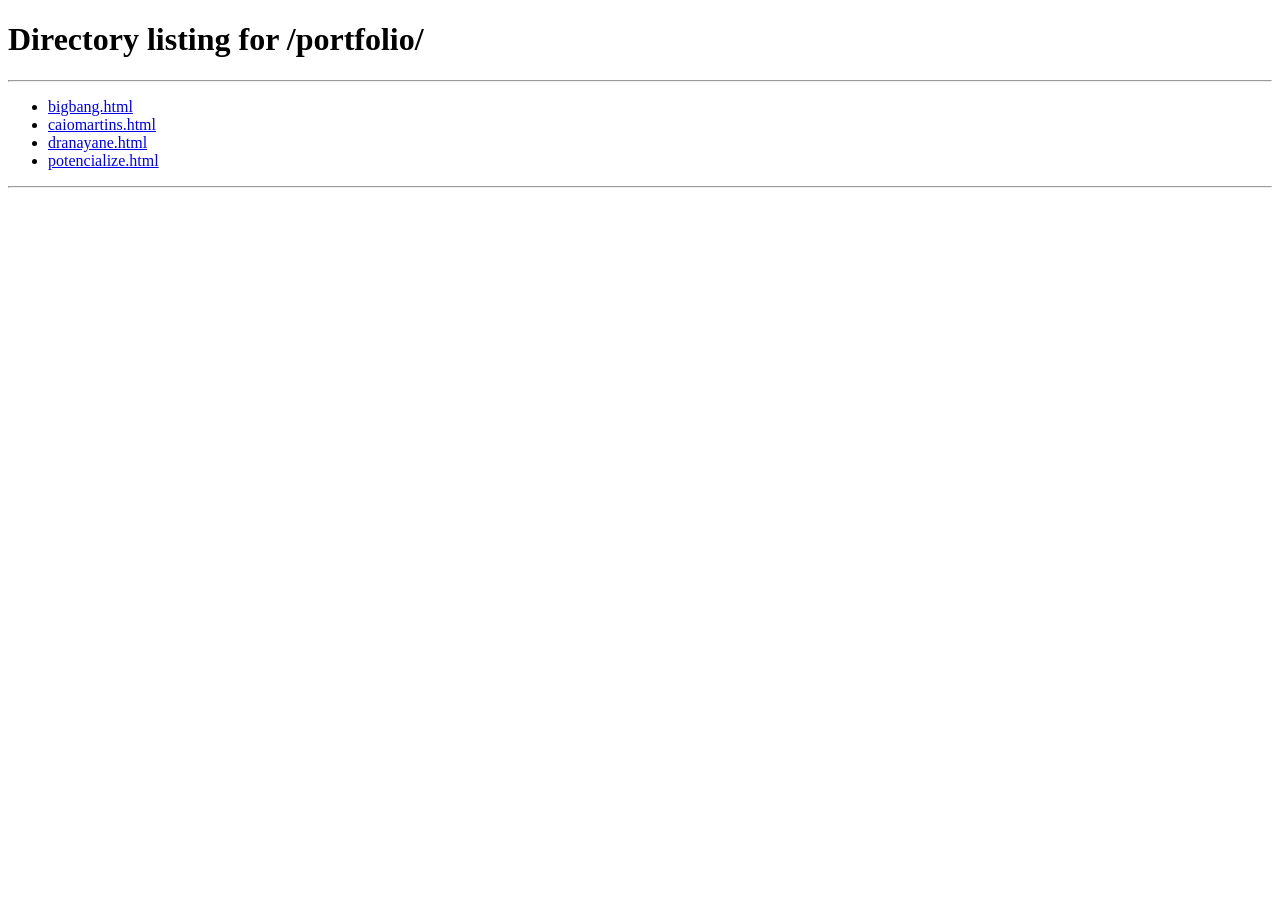
<file: projeto.html>
<!DOCTYPE html>
<html lang="pt-BR">
<head>
<meta charset="UTF-8">
<meta name="viewport" content="width=device-width, initial-scale=1.0">
<title>Projeto — Helios Creative</title>
<meta name="description" content="Projeto desenvolvido pela Helios Creative.">
<link rel="icon" href="/assets/logo-mark.svg" type="image/svg+xml">
<meta name="theme-color" content="#000000">
<link rel="preconnect" href="https://fonts.googleapis.com">
<link rel="preconnect" href="https://fonts.gstatic.com" crossorigin>
<link href="https://fonts.googleapis.com/css2?family=DM+Sans:opsz,wght@9..40,300;9..40,400;9..40,500;9..40,600;9..40,700&display=swap" rel="stylesheet">
<link rel="stylesheet" href="/assets/projetos.css?v=2">
<link rel="stylesheet" href="/assets/whatsapp.css?v=1">
</head>
<body>

<div class="progress" aria-hidden="true"></div>
<nav>
  <div class="nav-in">
    <a href="/" class="logo" aria-label="Helios Creative — início"><img src="/assets/logo.svg" alt="Helios Creative" width="150" height="40"></a>
    <div class="nav-links">
      <a href="/#quem-somos">Quem somos</a>
      <a href="/#servicos">O que fazemos</a>
      <a href="/#filosofia">Filosofia</a>
      <a href="/portfolio" aria-current="page">Portfólio</a>
    </div>
    <a href="/#contato" class="btn btn-primary">Iniciar um projeto</a>
  </div>
</nav>

<header class="p-hero">
  <div class="p-grid" aria-hidden="true"></div>
  <div class="p-glow" aria-hidden="true"></div>
  <div class="wrap">
    <a class="back rv" href="/portfolio"><svg viewBox="0 0 24 24" fill="none" stroke="currentColor" stroke-width="2" stroke-linecap="round" stroke-linejoin="round"><path d="M19 12H5M11 18l-6-6 6-6"/></svg>Todo o portfólio</a>
    <div class="pj-head">
      <div>
        <span class="badge rv d1"><i></i><span data-f="tipo"></span></span>
        <h1 class="h-xl rv d1" data-f="nome"></h1>
        <div class="seg rv d2" data-f="segmento"></div>
        <p class="lead rv d2" data-f="resumo" style="margin-top:18px"></p>
        <div class="actions rv d3">
          <a class="btn btn-primary" data-site target="_blank" rel="noopener">Abrir site
            <svg class="up" viewBox="0 0 24 24" fill="none" stroke="currentColor" stroke-width="2" stroke-linecap="round" stroke-linejoin="round"><path d="M7 17 17 7M8 7h9v9"/></svg>
          </a>
          <a class="btn btn-ghost" href="/#contato">Quero um assim
            <svg viewBox="0 0 24 24" fill="none" stroke="currentColor" stroke-width="2" stroke-linecap="round" stroke-linejoin="round"><path d="M5 12h14M13 6l6 6-6 6"/></svg>
          </a>
        </div>
      </div>
      <dl class="facts rv d3">
        <div><dt>Cliente</dt><dd data-f="nome"></dd></div>
        <div><dt>Tipo</dt><dd data-f="tipo"></dd></div>
        <div><dt>Segmento</dt><dd data-f="segmento"></dd></div>
        <div><dt>Projeto</dt><dd data-f="pos"></dd></div>
      </dl>
    </div>
  </div>
</header>

<main class="wrap">
  <section class="viewer rv" aria-label="Pré-visualização do site">
    <div class="v-bar">
      <div class="seg-ctl" role="group" aria-label="Dispositivo">
        <button type="button" data-dev="desktop" aria-pressed="true"><svg viewBox="0 0 24 24" fill="none" stroke="currentColor" stroke-width="2" stroke-linecap="round" stroke-linejoin="round"><rect x="2" y="4" width="20" height="13" rx="2"/><path d="M8 21h8M12 17v4"/></svg>Computador</button>
        <button type="button" data-dev="mobile" aria-pressed="false"><svg viewBox="0 0 24 24" fill="none" stroke="currentColor" stroke-width="2" stroke-linecap="round" stroke-linejoin="round"><rect x="6" y="2" width="12" height="20" rx="3"/><path d="M11 18h2"/></svg>Celular</button>
      </div>
      <span class="v-note" data-note>Navegue à vontade: é o site de verdade, com todos os efeitos.</span>
      <button type="button" class="btn btn-ghost v-full" data-full><svg viewBox="0 0 24 24" fill="none" stroke="currentColor" stroke-width="2" stroke-linecap="round" stroke-linejoin="round"><path d="M8 3H5a2 2 0 0 0-2 2v3M21 8V5a2 2 0 0 0-2-2h-3M3 16v3a2 2 0 0 0 2 2h3M16 21h3a2 2 0 0 0 2-2v-3"/></svg>Tela cheia</button>
    </div>
    <div class="stage" id="stage">
      <div class="frame" id="frame">
        <div class="frame-bar"><s></s><s></s><s></s><span class="url"><svg viewBox="0 0 24 24" fill="none" stroke="currentColor" stroke-width="2.4" stroke-linecap="round" stroke-linejoin="round"><rect x="5" y="11" width="14" height="10" rx="2"/><path d="M8 11V7a4 4 0 0 1 8 0v4"/></svg><span data-f="url"></span></span></div>
        <iframe id="site" title="Site do projeto"></iframe>
        <div class="capture" id="capture" hidden><img alt=""></div>
        <div class="loading"><span>Carregando o site…</span></div>
      </div>
    </div>
  </section>

  <section class="about">
    <article class="rv">
      <span class="n">01</span>
      <h3>O desafio</h3>
      <p data-f="desafio"></p>
    </article>
    <article class="rv d1">
      <span class="n">02</span>
      <h3>O que construímos</h3>
      <ul data-f="solucao"></ul>
    </article>
    <article class="rv d2">
      <span class="n">03</span>
      <h3>Feito com</h3>
      <div class="tags" data-f="tags"></div>
    </article>
  </section>

  <div class="pn" role="navigation" aria-label="Outros projetos">
    <a class="prev rv" data-pn="prev"><img alt=""><div><small>Anterior</small><b></b></div></a>
    <a class="next rv d1" data-pn="next"><img alt=""><div><small>Próximo</small><b></b></div></a>
  </div>

  <section class="cta-box">
    <span class="badge rv"><i></i>Próximo projeto</span>
    <h2 class="h-lg rv d1">Sua empresa também merece <span class="grey">ser bem apresentada.</span></h2>
    <p class="lead rv d2">Conte para a Helios sobre o seu projeto.</p>
    <div class="rv d3">
      <a href="/#contato" class="btn btn-primary">Iniciar um projeto
        <svg viewBox="0 0 24 24" fill="none" stroke="currentColor" stroke-width="2" stroke-linecap="round" stroke-linejoin="round"><path d="M5 12h14M13 6l6 6-6 6"/></svg>
      </a>
    </div>
  </section>
</main>

<footer class="ft">
  <div class="wrap">
    <div class="ft-in">
      <a href="/" aria-label="Helios Creative — início"><img src="/assets/logo.svg" alt="Helios Creative" width="150" height="40" loading="lazy"></a>
      <div class="ft-links">
        <a href="/#quem-somos">Quem somos</a>
        <a href="/#servicos">O que fazemos</a>
        <a href="/portfolio">Portfólio</a>
        <a href="/#contato">Contato</a>
      </div>
    </div>
    <div class="ft-bottom">© <span id="y"></span> Helios Creative. Todos os direitos reservados.</div>
  </div>
</footer>

<script src="/assets/projetos.js?v=2"></script>
<script>
  // /portfolio/<slug> (Vercel) ou ?p=<slug> (teste local)
  const slug = new URLSearchParams(location.search).get('p') || location.pathname.replace(/\/+$/, '').replace(/\.html$/, '').split('/').pop();
  // Só os projetos com site completo têm página própria
  const LISTA = PROJETOS.filter(p => p.aoVivo);
  const idx = LISTA.findIndex(p => p.slug === slug);
  if (idx < 0) location.replace("/portfolio");
  const p = LISTA[Math.max(idx, 0)];
  const site = `/sites/${p.slug}/`;
  const fill = (key, val) => document.querySelectorAll(`[data-f="${key}"]`).forEach(el => el.textContent = val);

  document.title = `${p.nome} — Portfólio Helios Creative`;
  document.querySelector('meta[name="description"]').content = p.resumo;
  document.documentElement.style.setProperty('--c', p.cor);
  ['nome', 'tipo', 'segmento', 'resumo', 'desafio'].forEach(k => fill(k, p[k]));
  fill('pos', `${String(idx + 1).padStart(2, '0')} de ${String(LISTA.length).padStart(2, '0')}`);
  fill('url', location.host + site);
  document.querySelector('[data-f="solucao"]').innerHTML = '';
  p.solucao.forEach(s => { const li = document.createElement('li'); li.textContent = s; document.querySelector('[data-f="solucao"]').appendChild(li); });
  p.tags.forEach(t => { const s = document.createElement('span'); s.textContent = t; document.querySelector('[data-f="tags"]').appendChild(s); });
  document.querySelector('[data-site]').href = site;

  // Anterior / próximo (circular)
  [['prev', -1], ['next', 1]].forEach(([k, d]) => {
    const o = LISTA[(idx + d + LISTA.length) % LISTA.length];
    const a = document.querySelector(`[data-pn="${k}"]`);
    a.href = `/portfolio/${o.slug}`;
    a.querySelector('img').src = `/assets/projetos/${o.slug}-cover.webp`;
    a.querySelector('b').textContent = o.nome;
  });

  // Visualizador
  const stage = document.getElementById('stage'), frame = document.getElementById('frame'), iframe = document.getElementById('site');
  const btns = document.querySelectorAll('[data-dev]');
  const setDev = dev => {
    stage.classList.toggle('mobile', dev === 'mobile');
    btns.forEach(b => b.setAttribute('aria-pressed', String(b.dataset.dev === dev)));
  };
  if (p.aoVivo) {
    // Site completo, com efeitos, rodando dentro da moldura
    iframe.title = `Site ${p.nome}`;
    iframe.addEventListener('load', () => frame.classList.add('ready'));
    iframe.src = site;
    btns.forEach(b => b.addEventListener('click', () => setDev(b.dataset.dev)));
    if (matchMedia('(max-width: 640px)').matches) setDev('mobile');
  } else {
    // Sem site publicado: mostra a captura da página inteira, rolável
    iframe.remove();
    stage.classList.add('shot-mode');
    const cap = document.getElementById('capture');
    cap.hidden = false;
    const img = cap.querySelector('img');
    img.alt = `Página completa desenvolvida para ${p.nome}`;
    img.addEventListener('load', () => frame.classList.add('ready'));
    img.src = `/assets/projetos/${p.slug}-full.webp`;
    document.querySelector('.seg-ctl').hidden = true;
    document.querySelector('[data-site]').hidden = true;
    document.querySelector('[data-note]').textContent = 'Role dentro da moldura para ver a página completa.';
    fill('url', 'Captura da página completa');
  }

  // Tela cheia (a moldura inteira)
  const fullBtn = document.querySelector('[data-full]');
  if (!frame.requestFullscreen) fullBtn.hidden = true;
  fullBtn.addEventListener('click', () => frame.requestFullscreen().catch(() => {}));
</script>
<a class="helios-whatsapp" href="https://wa.me/5594988024142" target="_blank" rel="noopener noreferrer" aria-label="Fale com a Helios pelo WhatsApp (abre em nova aba)" title="Fale com a Helios pelo WhatsApp">
  <svg viewBox="0 0 24 24" aria-hidden="true" focusable="false"><path d="M20.52 3.48A11.91 11.91 0 0 0 12.05 0C5.47 0 .11 5.35.1 11.94c0 2.1.55 4.15 1.6 5.96L0 24l6.26-1.64a11.94 11.94 0 0 0 5.78 1.47h.01C18.63 23.83 24 18.48 24 11.9c0-3.18-1.24-6.17-3.48-8.42ZM12.05 21.8a9.9 9.9 0 0 1-5.05-1.38l-.36-.21-3.72.97.99-3.63-.24-.37a9.89 9.89 0 0 1-1.52-5.25c0-5.47 4.45-9.92 9.92-9.92a9.84 9.84 0 0 1 7.01 2.91 9.84 9.84 0 0 1 2.9 7.01c-.01 5.47-4.46 9.92-9.93 9.92Zm5.44-7.43c-.3-.15-1.76-.87-2.03-.97-.27-.1-.47-.15-.67.15-.2.3-.77.97-.94 1.17-.17.2-.35.22-.64.07-.3-.15-1.26-.46-2.4-1.48-.89-.79-1.49-1.77-1.66-2.07-.17-.3-.02-.46.13-.61.13-.13.3-.35.45-.52.15-.17.2-.3.3-.5.1-.2.05-.37-.03-.52-.07-.15-.67-1.61-.91-2.21-.24-.58-.49-.5-.67-.51h-.57c-.2 0-.52.07-.79.37-.27.3-1.04 1.02-1.04 2.48s1.07 2.88 1.21 3.08c.15.2 2.1 3.2 5.09 4.49.71.31 1.27.49 1.7.62.71.23 1.36.2 1.87.12.57-.08 1.76-.72 2.01-1.41.25-.69.25-1.29.17-1.41-.07-.12-.27-.2-.57-.35Z"/></svg>
</a>
</body>
</html>
</file>
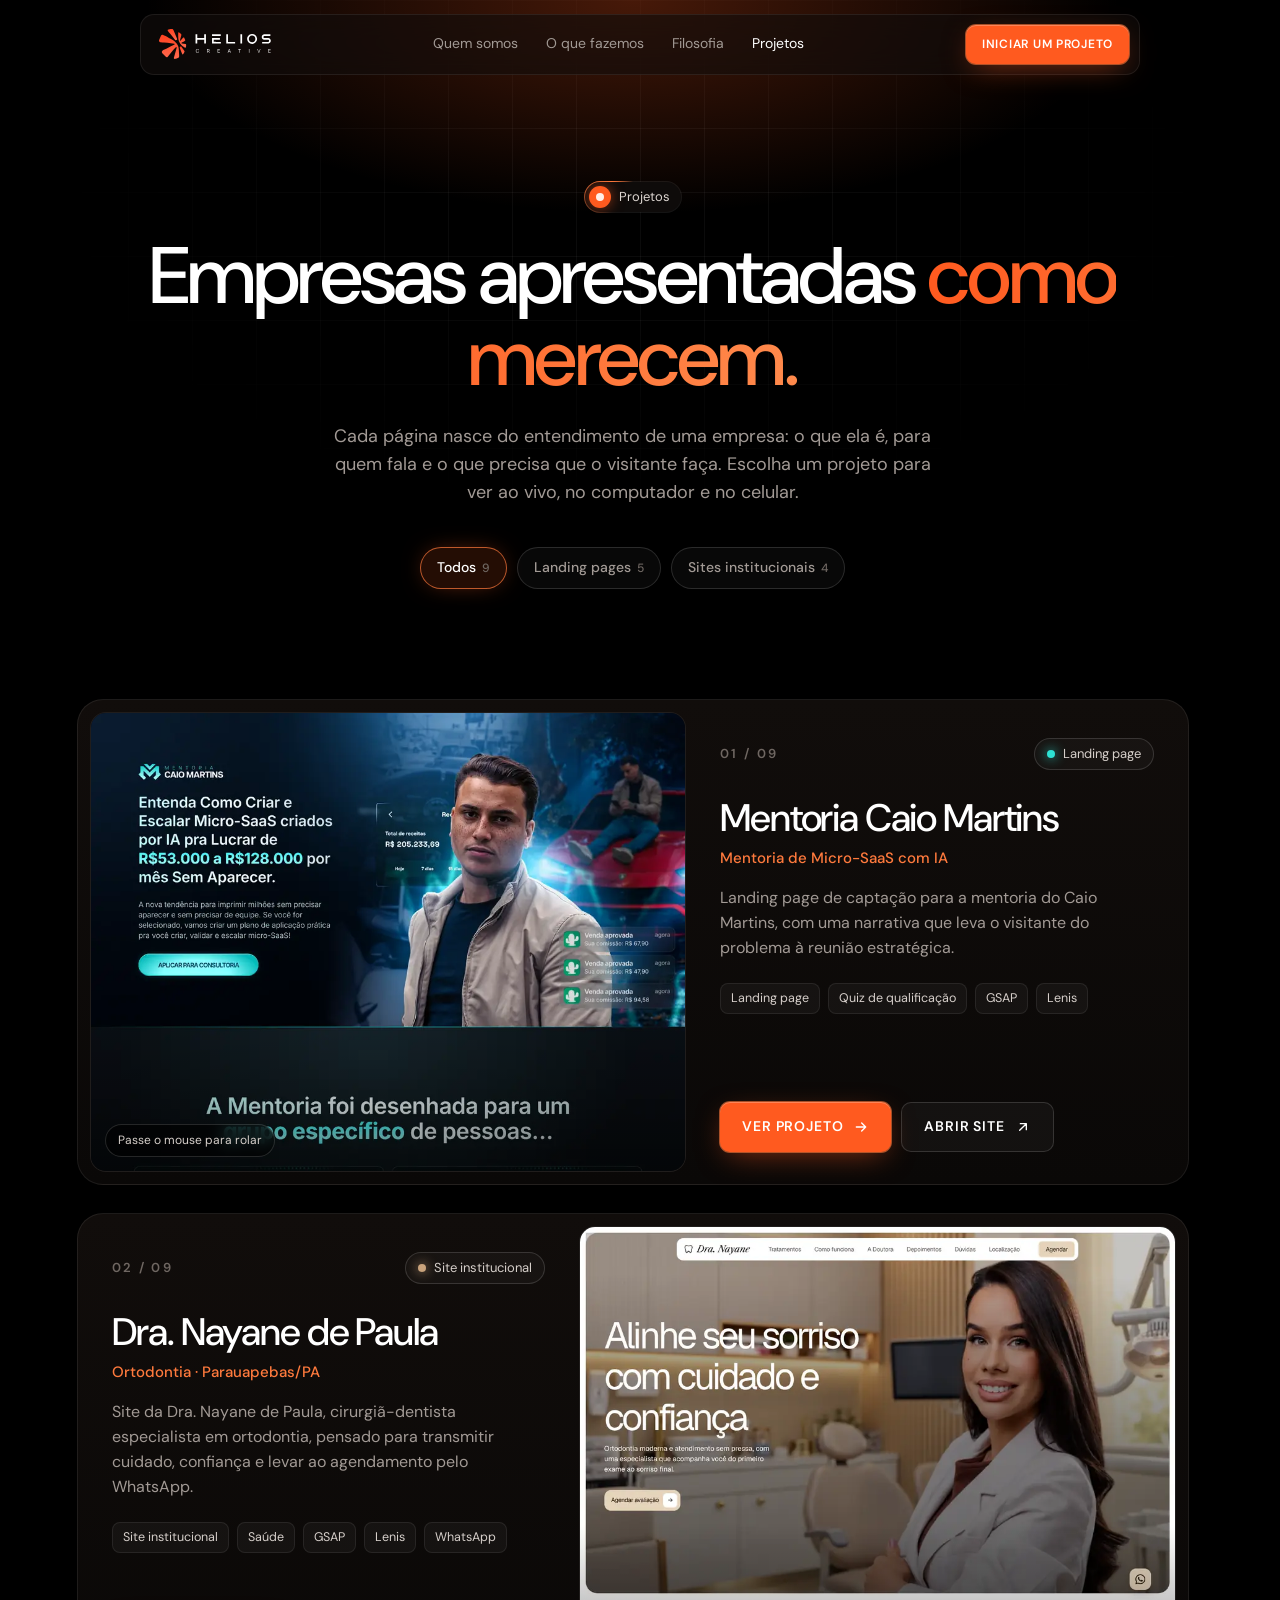
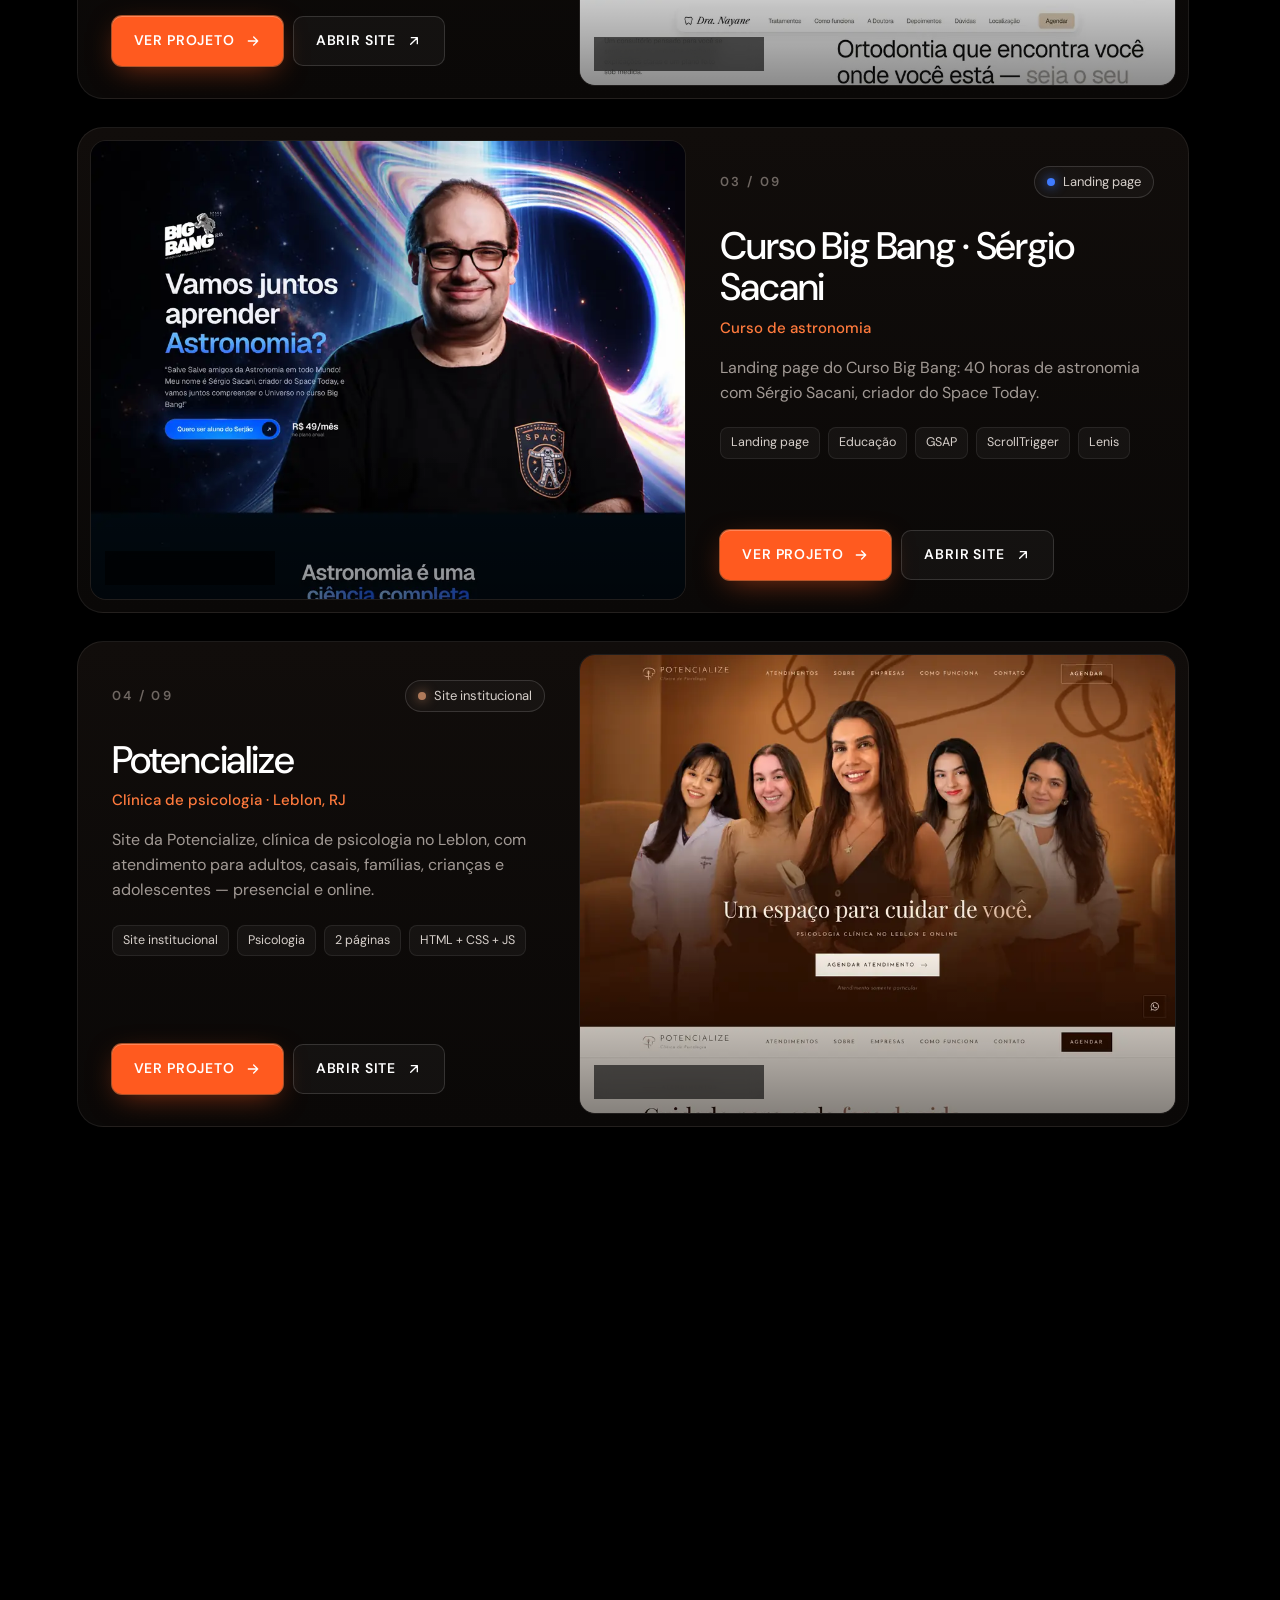
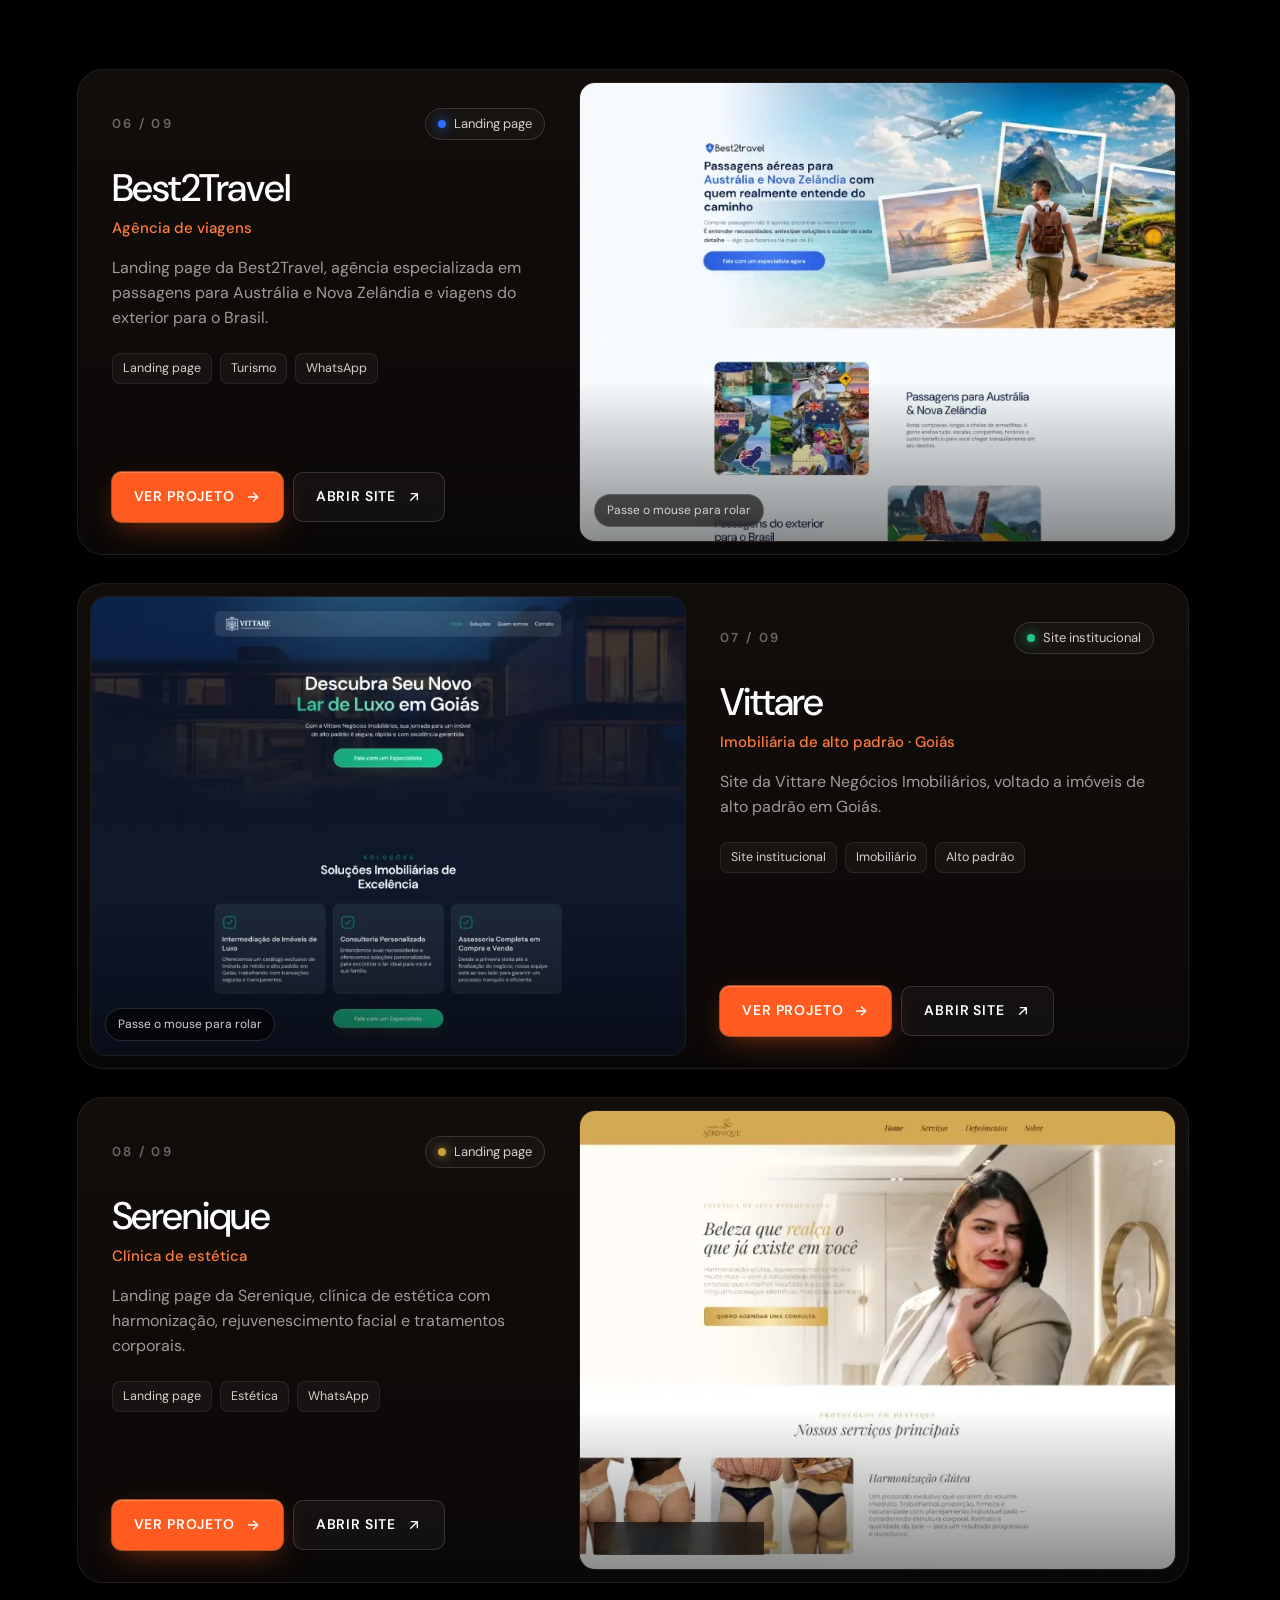
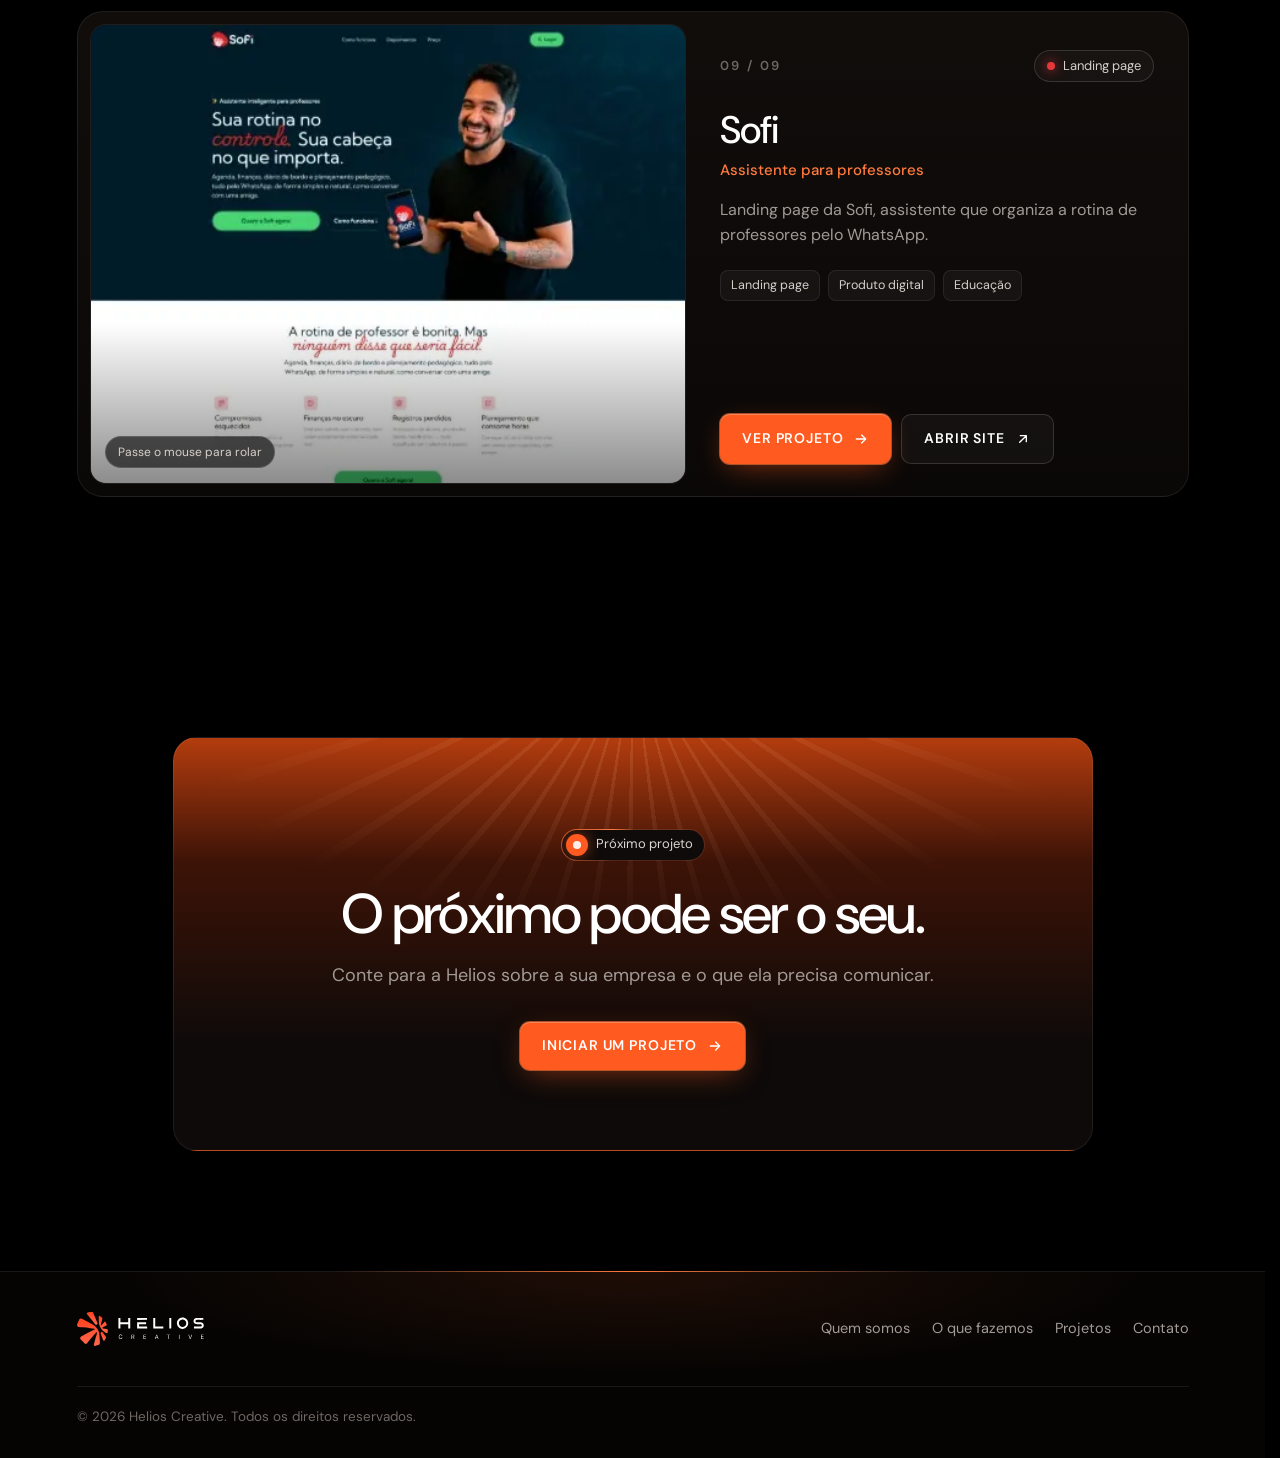
<file: projetos.html>
<!DOCTYPE html>
<html lang="pt-BR">
<head>
<meta charset="UTF-8">
<meta name="viewport" content="width=device-width, initial-scale=1.0">
<title>Projetos — Helios Creative</title>
<meta name="description" content="Sites e landing pages criados pela Helios Creative. Veja cada projeto ao vivo, no computador e no celular.">
<link rel="icon" href="/assets/logo-mark.svg" type="image/svg+xml">
<meta name="theme-color" content="#000000">
<meta property="og:title" content="Projetos — Helios Creative">
<meta property="og:description" content="Sites e landing pages criados pela Helios Creative.">
<meta property="og:type" content="website">
<link rel="preconnect" href="https://fonts.googleapis.com">
<link rel="preconnect" href="https://fonts.gstatic.com" crossorigin>
<link href="https://fonts.googleapis.com/css2?family=DM+Sans:opsz,wght@9..40,300;9..40,400;9..40,500;9..40,600;9..40,700&display=swap" rel="stylesheet">
<link rel="stylesheet" href="/assets/projetos.css">
</head>
<body>

<div class="progress" aria-hidden="true"></div>
<nav>
  <div class="nav-in">
    <a href="/" class="logo" aria-label="Helios Creative — início"><img src="/assets/logo.svg" alt="Helios Creative" width="150" height="40"></a>
    <div class="nav-links">
      <a href="/#quem-somos">Quem somos</a>
      <a href="/#servicos">O que fazemos</a>
      <a href="/#filosofia">Filosofia</a>
      <a href="/projetos" aria-current="page">Projetos</a>
    </div>
    <a href="/#contato" class="btn btn-primary">Iniciar um projeto</a>
  </div>
</nav>

<header class="p-hero center">
  <div class="p-grid" aria-hidden="true"></div>
  <div class="p-glow" aria-hidden="true"></div>
  <div class="wrap">
    <span class="badge rv"><i></i>Projetos</span>
    <h1 class="h-xl rv d1">Empresas apresentadas <span class="grey">como merecem.</span></h1>
    <p class="lead rv d2">Cada página nasce do entendimento de uma empresa: o que ela é, para quem fala e o que precisa que o visitante faça. Escolha um projeto para ver ao vivo, no computador e no celular.</p>
    <div class="filters rv d3" role="group" aria-label="Filtrar projetos">
      <button type="button" data-f="todos" aria-pressed="true">Todos</button>
      <button type="button" data-f="Landing page" aria-pressed="false">Landing pages</button>
      <button type="button" data-f="Site institucional" aria-pressed="false">Sites institucionais</button>
    </div>
  </div>
</header>

<main class="wrap">
  <div class="cases" id="cases"></div>

  <section class="cta-box">
    <span class="badge rv"><i></i>Próximo projeto</span>
    <h2 class="h-lg rv d1">O próximo pode ser o seu.</h2>
    <p class="lead rv d2">Conte para a Helios sobre a sua empresa e o que ela precisa comunicar.</p>
    <div class="rv d3">
      <a href="/#contato" class="btn btn-primary">Iniciar um projeto
        <svg viewBox="0 0 24 24" fill="none" stroke="currentColor" stroke-width="2" stroke-linecap="round" stroke-linejoin="round"><path d="M5 12h14M13 6l6 6-6 6"/></svg>
      </a>
    </div>
  </section>
</main>

<footer class="ft">
  <div class="wrap">
    <div class="ft-in">
      <a href="/" aria-label="Helios Creative — início"><img src="/assets/logo.svg" alt="Helios Creative" width="150" height="40" loading="lazy"></a>
      <div class="ft-links">
        <a href="/#quem-somos">Quem somos</a>
        <a href="/#servicos">O que fazemos</a>
        <a href="/projetos">Projetos</a>
        <a href="/#contato">Contato</a>
      </div>
    </div>
    <div class="ft-bottom">© <span id="y"></span> Helios Creative. Todos os direitos reservados.</div>
  </div>
</footer>

<script src="/assets/projetos.js"></script>
<script>
  const arrow = '<svg viewBox="0 0 24 24" fill="none" stroke="currentColor" stroke-width="2" stroke-linecap="round" stroke-linejoin="round"><path d="M5 12h14M13 6l6 6-6 6"/></svg>';
  const ext = '<svg class="up" viewBox="0 0 24 24" fill="none" stroke="currentColor" stroke-width="2" stroke-linecap="round" stroke-linejoin="round"><path d="M7 17 17 7M8 7h9v9"/></svg>';
  const esc = s => String(s).replace(/[&<>"]/g, c => ({ '&': '&amp;', '<': '&lt;', '>': '&gt;', '"': '&quot;' }[c]));

  document.getElementById('cases').innerHTML = PROJETOS.map((p, i) => `
    <article class="case spot rv" data-tipo="${esc(p.tipo)}" style="--c:${p.cor}">
      <a class="case-shot" href="/projetos/${p.slug}" aria-label="Ver o projeto ${esc(p.nome)}">
        <img src="/assets/projetos/${p.slug}-full.webp" alt="Página desenvolvida para ${esc(p.nome)}" loading="${i < 2 ? 'eager' : 'lazy'}">
        <span class="hint">Passe o mouse para rolar</span>
      </a>
      <div class="case-body">
        <div class="case-top">
          <span class="case-n">${String(i + 1).padStart(2, '0')} / ${String(PROJETOS.length).padStart(2, '0')}</span>
          <span class="case-kind"><i></i>${esc(p.tipo)}</span>
        </div>
        <h2>${esc(p.nome)}</h2>
        <div class="seg">${esc(p.segmento)}</div>
        <p class="desc">${esc(p.resumo)}</p>
        <div class="tags">${p.tags.map(t => `<span>${esc(t)}</span>`).join('')}</div>
        <div class="case-actions">
          <a class="btn btn-primary" href="/projetos/${p.slug}">Ver projeto ${arrow}</a>
          <a class="btn btn-ghost" href="/sites/${p.slug}/" target="_blank" rel="noopener">Abrir site ${ext}</a>
        </div>
      </div>
    </article>`).join('');
  window.revealAll && window.revealAll();

  // Toque não tem hover: troca a dica
  if (!matchMedia('(hover: hover)').matches) document.querySelectorAll('.case-shot .hint').forEach(h => h.textContent = 'Toque para ver o projeto');

  // Filtros
  const btns = document.querySelectorAll('.filters button');
  btns.forEach(b => {
    const n = b.dataset.f === 'todos' ? PROJETOS.length : PROJETOS.filter(p => p.tipo === b.dataset.f).length;
    b.insertAdjacentHTML('beforeend', `<span>${n}</span>`);
    b.addEventListener('click', () => {
      btns.forEach(x => x.setAttribute('aria-pressed', String(x === b)));
      document.querySelectorAll('.case').forEach(c => { c.hidden = b.dataset.f !== 'todos' && c.dataset.tipo !== b.dataset.f; });
    });
  });
</script>
</body>
</html>
</file>
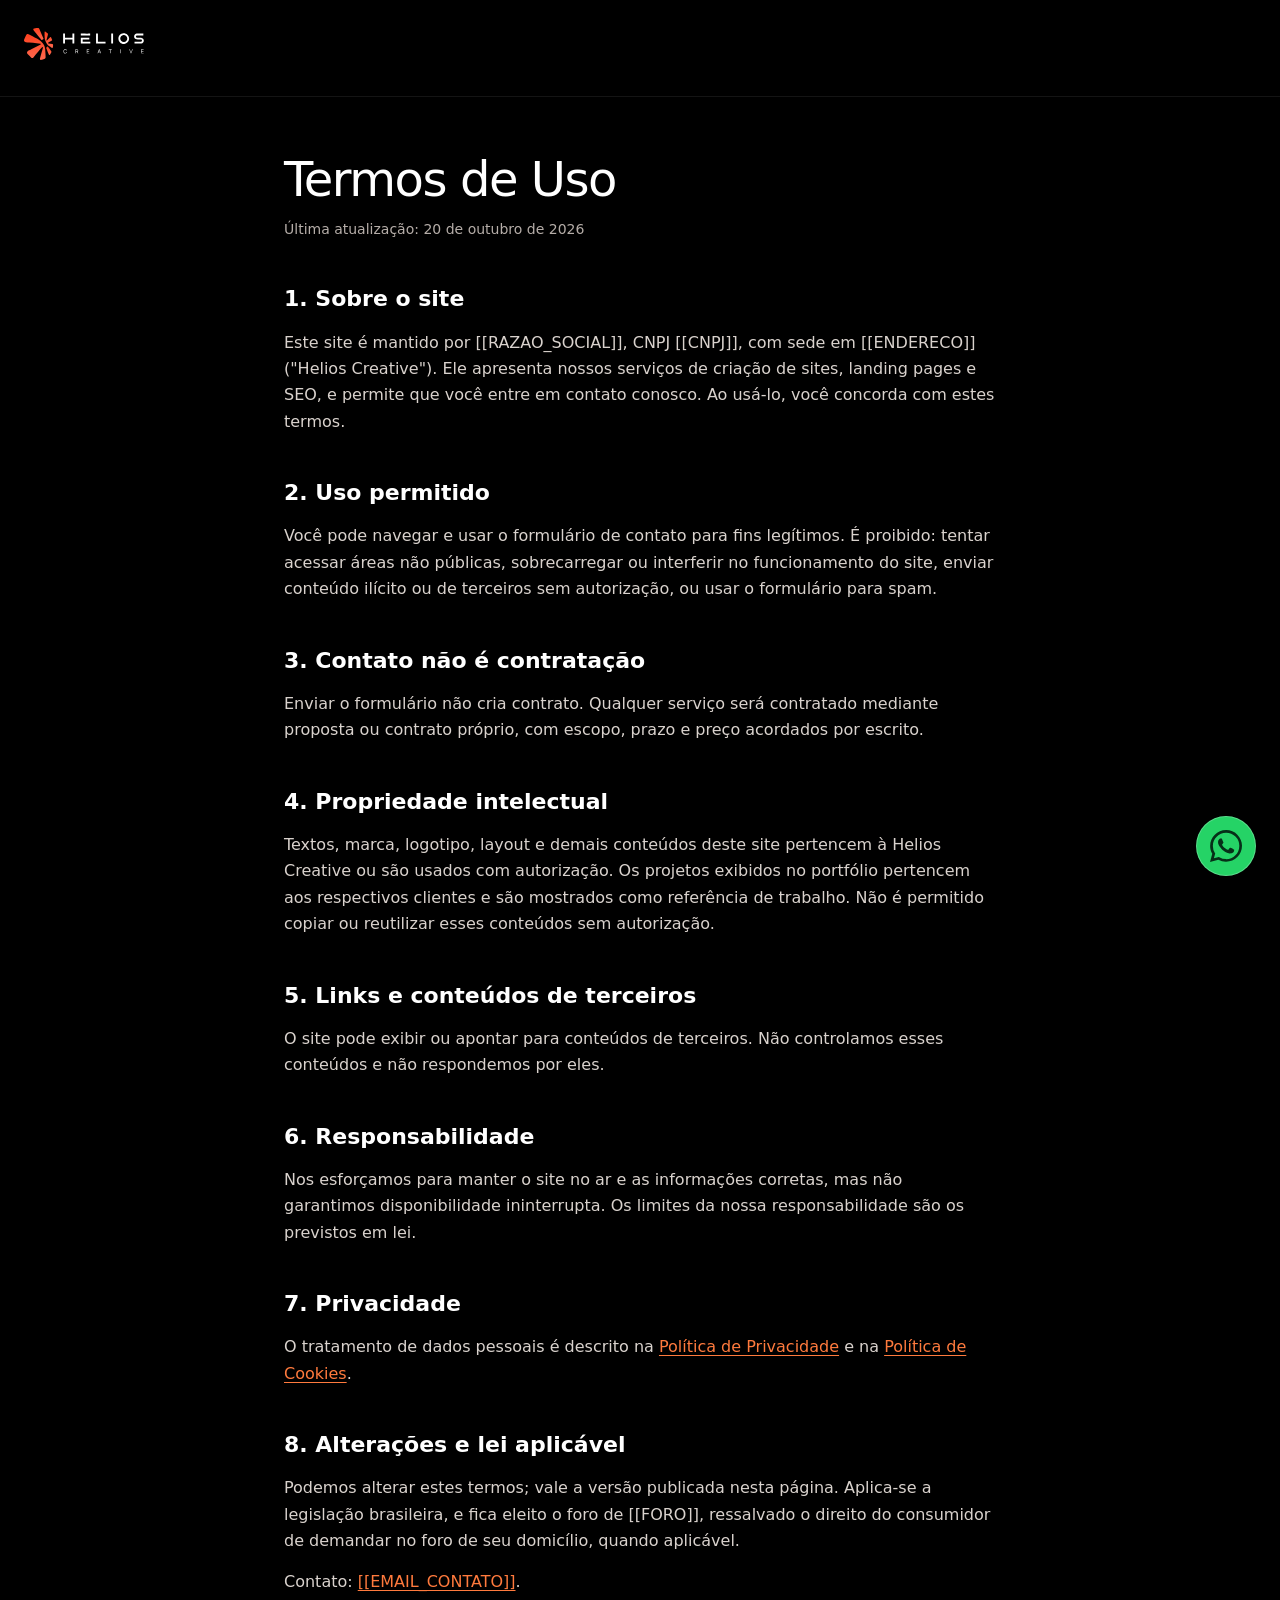
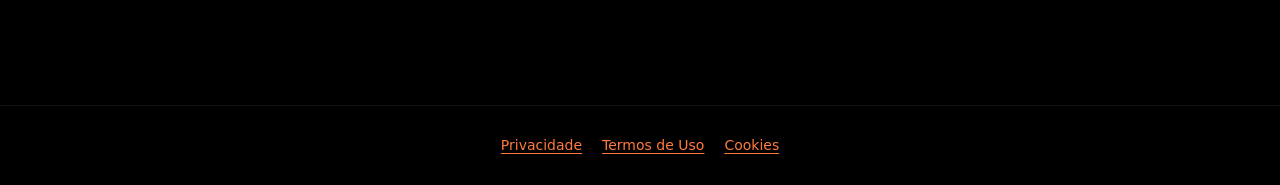
<file: termos.html>
<!DOCTYPE html>
<html lang="pt-BR">
<head>
<meta charset="UTF-8">
<meta name="viewport" content="width=device-width, initial-scale=1.0">
<title>Termos de Uso — Helios Creative</title>
<meta name="description" content="Regras de uso do site da Helios Creative.">
<meta name="theme-color" content="#000000">
<link rel="icon" href="assets/logo-mark.svg" type="image/svg+xml">
<link rel="stylesheet" href="/assets/legal.css">
<link rel="stylesheet" href="/assets/whatsapp.css?v=1">
</head>
<body>
<header><a href="/" aria-label="Helios Creative — voltar à página inicial"><img src="/assets/logo.svg" alt="Helios Creative" width="150" height="40"></a></header>
<main>
<h1>Termos de Uso</h1>
<p class="upd">Última atualização: 20 de outubro de 2026</p>

<h2>1. Sobre o site</h2>
<p>Este site é mantido por [[RAZAO_SOCIAL]], CNPJ [[CNPJ]], com sede em [[ENDERECO]] ("Helios Creative"). Ele apresenta nossos serviços de criação de sites, landing pages e SEO, e permite que você entre em contato conosco. Ao usá-lo, você concorda com estes termos.</p>

<h2>2. Uso permitido</h2>
<p>Você pode navegar e usar o formulário de contato para fins legítimos. É proibido: tentar acessar áreas não públicas, sobrecarregar ou interferir no funcionamento do site, enviar conteúdo ilícito ou de terceiros sem autorização, ou usar o formulário para spam.</p>

<h2>3. Contato não é contratação</h2>
<p>Enviar o formulário não cria contrato. Qualquer serviço será contratado mediante proposta ou contrato próprio, com escopo, prazo e preço acordados por escrito.</p>

<h2>4. Propriedade intelectual</h2>
<p>Textos, marca, logotipo, layout e demais conteúdos deste site pertencem à Helios Creative ou são usados com autorização. Os projetos exibidos no portfólio pertencem aos respectivos clientes e são mostrados como referência de trabalho. Não é permitido copiar ou reutilizar esses conteúdos sem autorização.</p>

<h2>5. Links e conteúdos de terceiros</h2>
<p>O site pode exibir ou apontar para conteúdos de terceiros. Não controlamos esses conteúdos e não respondemos por eles.</p>

<h2>6. Responsabilidade</h2>
<p>Nos esforçamos para manter o site no ar e as informações corretas, mas não garantimos disponibilidade ininterrupta. Os limites da nossa responsabilidade são os previstos em lei.</p>

<h2>7. Privacidade</h2>
<p>O tratamento de dados pessoais é descrito na <a href="/privacidade">Política de Privacidade</a> e na <a href="/cookies">Política de Cookies</a>.</p>

<h2>8. Alterações e lei aplicável</h2>
<p>Podemos alterar estes termos; vale a versão publicada nesta página. Aplica-se a legislação brasileira, e fica eleito o foro de [[FORO]], ressalvado o direito do consumidor de demandar no foro de seu domicílio, quando aplicável.</p>

<p>Contato: <a href="mailto:[[EMAIL_CONTATO]]">[[EMAIL_CONTATO]]</a>.</p>
</main>
<footer><a href="/privacidade">Privacidade</a><a href="/termos">Termos de Uso</a><a href="/cookies">Cookies</a></footer>
<a class="helios-whatsapp" href="https://wa.me/5594988024142" target="_blank" rel="noopener noreferrer" aria-label="Fale com a Helios pelo WhatsApp (abre em nova aba)" title="Fale com a Helios pelo WhatsApp">
  <svg viewBox="0 0 24 24" aria-hidden="true" focusable="false"><path d="M20.52 3.48A11.91 11.91 0 0 0 12.05 0C5.47 0 .11 5.35.1 11.94c0 2.1.55 4.15 1.6 5.96L0 24l6.26-1.64a11.94 11.94 0 0 0 5.78 1.47h.01C18.63 23.83 24 18.48 24 11.9c0-3.18-1.24-6.17-3.48-8.42ZM12.05 21.8a9.9 9.9 0 0 1-5.05-1.38l-.36-.21-3.72.97.99-3.63-.24-.37a9.89 9.89 0 0 1-1.52-5.25c0-5.47 4.45-9.92 9.92-9.92a9.84 9.84 0 0 1 7.01 2.91 9.84 9.84 0 0 1 2.9 7.01c-.01 5.47-4.46 9.92-9.93 9.92Zm5.44-7.43c-.3-.15-1.76-.87-2.03-.97-.27-.1-.47-.15-.67.15-.2.3-.77.97-.94 1.17-.17.2-.35.22-.64.07-.3-.15-1.26-.46-2.4-1.48-.89-.79-1.49-1.77-1.66-2.07-.17-.3-.02-.46.13-.61.13-.13.3-.35.45-.52.15-.17.2-.3.3-.5.1-.2.05-.37-.03-.52-.07-.15-.67-1.61-.91-2.21-.24-.58-.49-.5-.67-.51h-.57c-.2 0-.52.07-.79.37-.27.3-1.04 1.02-1.04 2.48s1.07 2.88 1.21 3.08c.15.2 2.1 3.2 5.09 4.49.71.31 1.27.49 1.7.62.71.23 1.36.2 1.87.12.57-.08 1.76-.72 2.01-1.41.25-.69.25-1.29.17-1.41-.07-.12-.27-.2-.57-.35Z"/></svg>
</a>
</body>
</html>
</file>
<file: assets/whatsapp.css>
/* Contato flutuante compartilhado pelas páginas da Helios. */
.helios-whatsapp {
  position: fixed;
  right: calc(24px + env(safe-area-inset-right, 0px));
  bottom: calc(24px + env(safe-area-inset-bottom, 0px));
  z-index: 70;
  display: grid;
  place-items: center;
  width: 60px;
  height: 60px;
  border: 1px solid rgba(255, 255, 255, .24);
  border-radius: 50%;
  background: #25d366;
  color: #062f18;
  box-shadow: 0 8px 28px rgba(0, 0, 0, .35);
  text-decoration: none;
  transition: transform .2s ease, background .2s ease, box-shadow .2s ease;
}
.helios-whatsapp svg { display: block; width: 32px; height: 32px; fill: currentColor; }
.helios-whatsapp:focus-visible { outline: 3px solid #fff; outline-offset: 4px; }
@media (hover: hover) {
  .helios-whatsapp:hover {
    transform: translateY(-3px);
    background: #2ee575;
    box-shadow: 0 12px 32px rgba(0, 0, 0, .45);
  }
}
@media (max-width: 640px) {
  .helios-whatsapp {
    right: calc(16px + env(safe-area-inset-right, 0px));
    bottom: calc(16px + env(safe-area-inset-bottom, 0px));
    width: 56px;
    height: 56px;
  }
}
@media (prefers-reduced-motion: reduce) {
  .helios-whatsapp { transition: none; }
  .helios-whatsapp:hover { transform: none; }
}
</file>
<file: assets/legal.css>
:root{--line:rgba(255,255,255,.08);--muted:#b5adA8;--accent:#ff5a1f;--accent-2:#ff7a3d}
*{box-sizing:border-box;margin:0;padding:0}
body{background:#000;color:#fff;font-family:"DM Sans",system-ui,sans-serif;line-height:1.65;-webkit-font-smoothing:antialiased}
a{color:var(--accent-2);text-underline-offset:3px}
a:focus-visible{outline:2px solid var(--accent-2);outline-offset:3px;border-radius:2px}
header{padding:28px 24px;border-bottom:1px solid var(--line)}
header a{display:inline-flex}header img{height:32px;width:auto;display:block}
main{max-width:760px;margin:0 auto;padding:56px 24px 96px}
h1{font-size:clamp(32px,5vw,48px);letter-spacing:-.03em;font-weight:500;line-height:1.1}
.upd{color:var(--muted);font-size:14px;margin:12px 0 40px}
h2{font-size:22px;font-weight:600;margin:40px 0 12px}
p,li{color:#d9d2cd;font-size:16px}p{margin-bottom:14px}
ul{padding-left:22px;margin-bottom:14px}li{margin-bottom:6px}
table{width:100%;border-collapse:collapse;margin:8px 0 18px;font-size:15px}
th,td{text-align:left;padding:10px 12px;border-bottom:1px solid var(--line);vertical-align:top;color:#d9d2cd}
th{color:#fff;font-weight:600}
footer{border-top:1px solid var(--line);padding:28px 24px;text-align:center;font-size:14px;color:var(--muted)}
footer a{margin:0 10px}
</file>
<file: assets/projetos.css>
/* Estilos das páginas /projetos e /projetos/:slug — mesma identidade da home */
:root{
  --bg:#000;--panel:#0e0b0a;--panel-2:#161210;
  --line:rgba(255,255,255,.08);--line-2:rgba(255,255,255,.14);
  --text:#fff;--muted:#a29a95;--dim:#6f6762;
  --accent:#ff5a1f;--accent-2:#ff7a3d;--accent-glow:rgba(255,90,31,.55);
}
*{box-sizing:border-box;margin:0;padding:0}
html{scrollbar-gutter:stable}
body{background:var(--bg);color:var(--text);font-family:"DM Sans",system-ui,sans-serif;font-size:16px;line-height:1.55;-webkit-font-smoothing:antialiased;overflow-x:hidden}
a{color:inherit;text-decoration:none}
img{display:block;max-width:100%}
.wrap{width:100%;max-width:1160px;margin:0 auto;padding:0 24px}
.center{text-align:center}
.grey{background:linear-gradient(90deg,#ff5a1f,#ff8a4c);-webkit-background-clip:text;background-clip:text;color:transparent}
.h-xl{font-size:clamp(40px,6.4vw,80px);line-height:1.02;letter-spacing:-.035em;font-weight:500}
.h-lg{font-size:clamp(32px,4.6vw,56px);line-height:1.08;letter-spacing:-.03em;font-weight:500}
.lead{color:var(--muted);font-size:clamp(16px,1.5vw,18px);max-width:620px}
.center .lead{margin-left:auto;margin-right:auto}

/* ---------- átomos ---------- */
@property --a{syntax:"<angle>";inherits:false;initial-value:0deg}
.badge{position:relative;isolation:isolate;overflow:hidden;display:inline-flex;align-items:center;gap:8px;padding:5px 12px 5px 5px;border-radius:999px;border:1px solid transparent;font-size:13px;color:#ddd6d1}
.badge::before{content:"";position:absolute;inset:-1px;z-index:-2;background:conic-gradient(from var(--a),rgba(255,255,255,.08) 0 65%,#ff7a3d 85%,rgba(255,255,255,.08) 100%);animation:spin 4s linear infinite}
.badge::after{content:"";position:absolute;inset:1px;z-index:-1;border-radius:inherit;background:#0e0b0a}
.badge i{width:22px;height:22px;border-radius:50%;background:var(--accent);display:grid;place-items:center;box-shadow:0 0 14px var(--accent-glow)}
.badge i::after{content:"";width:8px;height:8px;border-radius:50%;background:#fff;opacity:.9}
@keyframes spin{to{--a:360deg}}

.btn{position:relative;overflow:hidden;isolation:isolate;display:inline-flex;align-items:center;gap:10px;padding:13px 22px;border-radius:10px;font-weight:600;font-size:14px;letter-spacing:.06em;text-transform:uppercase;transition:transform .25s ease,box-shadow .25s ease,background .25s ease,border-color .25s;cursor:pointer;border:0;white-space:nowrap;font-family:inherit}
.btn-primary{background:var(--accent);color:#fff;box-shadow:inset 0 1px 0 rgba(255,255,255,.25),0 0 0 1px rgba(255,122,61,.6),0 8px 30px -8px var(--accent-glow)}
.btn-primary:hover{transform:translateY(-2px);box-shadow:inset 0 1px 0 rgba(255,255,255,.25),0 0 0 1px rgba(255,122,61,.9),0 14px 40px -8px var(--accent-glow)}
.btn-primary::after{content:"";position:absolute;inset:-2px;z-index:-1;background:linear-gradient(110deg,transparent 35%,rgba(255,255,255,.45) 50%,transparent 65%);transform:translateX(-120%);animation:shine 4.5s ease-in-out infinite}
@keyframes shine{0%,60%{transform:translateX(-120%)}100%{transform:translateX(120%)}}
.btn-ghost{background:rgba(255,255,255,.04);color:#fff;border:1px solid var(--line-2)}
.btn-ghost:hover{transform:translateY(-2px);border-color:rgba(255,122,61,.6);background:rgba(255,90,31,.1)}
.btn svg{width:16px;height:16px;transition:transform .25s}
.btn:hover svg{transform:translateX(3px)}
.btn:hover svg.up{transform:translate(2px,-2px)}

.rv{opacity:0;transform:translateY(28px);filter:blur(6px);transition:opacity .9s cubic-bezier(.2,.7,.2,1),transform .9s cubic-bezier(.2,.7,.2,1),filter .9s}
.rv.in{opacity:1;transform:none;filter:none}
.d1{transition-delay:.08s}.d2{transition-delay:.16s}.d3{transition-delay:.24s}.d4{transition-delay:.32s}

/* ---------- nav ---------- */
.progress{position:fixed;top:0;left:0;height:2px;width:100%;transform-origin:0 50%;transform:scaleX(0);background:linear-gradient(90deg,#ff5a1f,#ffb38a);box-shadow:0 0 12px rgba(255,90,31,.8);z-index:60;pointer-events:none}
nav{position:fixed;top:14px;left:0;right:0;z-index:50;display:flex;justify-content:center;padding:0 16px}
.nav-in{display:flex;align-items:center;justify-content:space-between;gap:24px;width:100%;max-width:1000px;padding:10px 10px 10px 18px;border-radius:14px;background:rgba(18,14,12,.62);backdrop-filter:blur(16px);-webkit-backdrop-filter:blur(16px);border:1px solid var(--line);transition:max-width .5s cubic-bezier(.2,.7,.2,1),background .4s,box-shadow .4s}
nav.scrolled .nav-in{max-width:880px;background:rgba(14,11,10,.82);box-shadow:0 10px 40px -10px rgba(0,0,0,.8),0 0 0 1px rgba(255,90,31,.12)}
.logo img{display:block;height:30px;width:auto}
.nav-links{display:flex;gap:28px;font-size:14px;color:var(--muted)}
.nav-links a:hover,.nav-links a[aria-current]{color:#fff}
.nav-in .btn{padding:10px 16px;font-size:12px}

/* ---------- hero ---------- */
.p-hero{position:relative;isolation:isolate;padding:180px 0 90px;overflow:hidden}
.p-hero .h-xl{max-width:980px;margin:22px auto 24px}
.p-grid{position:absolute;inset:0;z-index:-2;background-image:linear-gradient(rgba(255,255,255,.045) 1px,transparent 1px),linear-gradient(90deg,rgba(255,255,255,.045) 1px,transparent 1px);background-size:64px 64px;mask:radial-gradient(60% 60% at 50% 30%,#000 20%,transparent 75%);-webkit-mask:radial-gradient(60% 60% at 50% 30%,#000 20%,transparent 75%)}
.p-glow{position:absolute;inset:0;z-index:-1;background:radial-gradient(55% 45% at 50% 0%,rgba(255,90,31,.28),transparent 70%)}

/* ---------- filtros ---------- */
.filters{display:flex;flex-wrap:wrap;justify-content:center;gap:10px;margin-top:40px}
.filters button{font:inherit;font-size:14px;font-weight:500;color:var(--muted);padding:9px 16px;border-radius:999px;border:1px solid var(--line-2);background:rgba(255,255,255,.03);cursor:pointer;transition:color .25s,border-color .25s,background .25s}
.filters button:hover{color:#fff;border-color:rgba(255,122,61,.5)}
.filters button[aria-pressed="true"]{color:#fff;background:rgba(255,90,31,.14);border-color:rgba(255,122,61,.7);box-shadow:0 0 24px -8px var(--accent-glow)}
.filters button span{color:var(--dim);margin-left:6px;font-size:12px}

/* ---------- lista de cases ---------- */
.cases{display:grid;gap:28px;padding:20px 0 120px}
.case{display:grid;grid-template-columns:1.25fr 1fr;gap:12px;border-radius:26px;border:1px solid var(--line);background:linear-gradient(180deg,#110d0b,#0a0807);padding:12px;transition:border-color .4s,opacity .4s,transform .4s}
.case:hover{border-color:rgba(255,122,61,.4)}
.case:nth-child(even){grid-template-columns:1fr 1.25fr}
.case:nth-child(even) .case-shot{order:2}
.case[hidden]{display:none}
.case-shot{position:relative;display:block;height:460px;border-radius:16px;overflow:hidden;border:1px solid var(--line);background:#0d0a09}
.case-shot img{position:absolute;top:0;left:0;width:100%;height:auto;transform:translateY(0);transition:transform 9s cubic-bezier(.45,0,.55,1)}
.case:hover .case-shot img{transform:translateY(calc(-100% + 460px))}
.case-shot::after{content:"";position:absolute;inset:0;background:linear-gradient(180deg,transparent 65%,rgba(0,0,0,.45));pointer-events:none;transition:opacity .4s}
.case:hover .case-shot::after{opacity:0}
.case-shot .hint{position:absolute;left:14px;bottom:14px;z-index:2;display:inline-flex;align-items:center;gap:8px;padding:6px 12px;border-radius:999px;background:rgba(0,0,0,.6);backdrop-filter:blur(8px);-webkit-backdrop-filter:blur(8px);border:1px solid var(--line-2);font-size:12px;color:#d6cfca;transition:opacity .4s}
.case:hover .case-shot .hint{opacity:0}
.case-body{display:flex;flex-direction:column;padding:26px 22px 20px}
.case-top{display:flex;align-items:center;justify-content:space-between;gap:12px}
.case-n{font-size:13px;letter-spacing:.18em;color:var(--dim);font-weight:600}
.case-kind{display:inline-flex;align-items:center;gap:8px;font-size:13px;color:#d6cfca;padding:5px 12px;border-radius:999px;border:1px solid var(--line-2);background:rgba(255,255,255,.03)}
.case-kind i,.dot{width:8px;height:8px;border-radius:50%;background:var(--c,var(--accent));box-shadow:0 0 12px var(--c,var(--accent))}
.case h2{font-size:clamp(28px,3vw,40px);line-height:1.08;letter-spacing:-.03em;font-weight:500;margin-top:28px}
.case .seg{color:var(--accent-2);margin-top:8px;font-size:15px;font-weight:500}
.case p.desc{color:var(--muted);margin-top:16px;font-size:16px}
.tags{display:flex;flex-wrap:wrap;gap:8px;margin-top:22px}
.tags span{font-size:12.5px;color:#d6cfca;padding:5px 10px;border-radius:8px;background:rgba(255,255,255,.04);border:1px solid var(--line)}
.case-actions{display:flex;flex-wrap:wrap;gap:10px;margin-top:auto;padding-top:30px}

/* holofote */
.spot{position:relative}
.spot::after{content:"";position:absolute;inset:0;border-radius:inherit;pointer-events:none;opacity:0;transition:opacity .4s;background:radial-gradient(420px circle at var(--mx,50%) var(--my,50%),rgba(255,122,61,.12),transparent 45%);z-index:3}
.spot:hover::after{opacity:1}

/* ---------- página individual ---------- */
.back{display:inline-flex;align-items:center;gap:8px;color:var(--muted);font-size:14px;transition:color .25s}
.back svg{width:16px;height:16px;transition:transform .25s}
.back:hover{color:#fff}
.back:hover svg{transform:translateX(-3px)}
.pj-head{display:grid;grid-template-columns:1.3fr 1fr;gap:60px;align-items:end;margin-top:30px}
.pj-head .h-xl{margin-top:20px}
.pj-head .seg{color:var(--accent-2);font-size:clamp(17px,1.6vw,20px);margin-top:14px;font-weight:500}
.pj-head .actions{display:flex;flex-wrap:wrap;gap:10px;margin-top:28px}
.facts{display:grid;gap:0;border-radius:18px;border:1px solid var(--line);background:rgba(16,12,10,.6);overflow:hidden}
.facts div{display:flex;justify-content:space-between;gap:16px;padding:16px 20px;font-size:15px}
.facts div + div{border-top:1px solid var(--line)}
.facts dt{color:var(--dim)}
.facts dd{color:#fff;text-align:right}

.viewer{margin-top:60px}
.v-bar{display:flex;justify-content:space-between;align-items:center;gap:12px;flex-wrap:wrap;margin-bottom:16px}
.seg-ctl{display:inline-flex;padding:4px;border-radius:12px;border:1px solid var(--line-2);background:rgba(255,255,255,.03)}
.seg-ctl button{font:inherit;font-size:13px;font-weight:600;letter-spacing:.04em;color:var(--muted);display:inline-flex;align-items:center;gap:8px;padding:8px 14px;border-radius:9px;border:0;background:none;cursor:pointer;transition:color .25s,background .25s}
.seg-ctl button svg{width:15px;height:15px}
.seg-ctl button[aria-pressed="true"]{color:#fff;background:var(--accent);box-shadow:0 0 20px -4px var(--accent-glow)}
.v-note{color:var(--dim);font-size:13.5px}
.stage{position:relative;display:flex;justify-content:center;padding:28px;border-radius:28px;border:1px solid var(--line);background:radial-gradient(70% 60% at 50% 110%,rgba(255,90,31,.35),transparent 70%),#0a0807;overflow:hidden}
.stage::before{content:"";position:absolute;inset:0;background-image:radial-gradient(rgba(255,255,255,.06) 1px,transparent 1px);background-size:4px 4px;mask:linear-gradient(180deg,#000,transparent 70%);-webkit-mask:linear-gradient(180deg,#000,transparent 70%);pointer-events:none}
.frame{position:relative;width:100%;border-radius:14px;overflow:hidden;border:1px solid var(--line-2);background:#16110f;box-shadow:0 30px 80px -30px rgba(0,0,0,.9),0 -20px 60px -30px rgba(255,90,31,.6);transition:width .6s cubic-bezier(.2,.7,.2,1),border-radius .6s}
.frame-bar{height:38px;display:flex;align-items:center;gap:7px;padding:0 14px;border-bottom:1px solid var(--line)}
.frame-bar s{width:10px;height:10px;border-radius:50%;background:rgba(255,255,255,.18)}
.frame-bar .url{flex:1;max-width:420px;margin:0 auto;height:24px;border-radius:7px;background:rgba(255,255,255,.05);color:var(--muted);font-size:12px;display:flex;align-items:center;justify-content:center;gap:6px;overflow:hidden;white-space:nowrap}
.frame-bar .url svg{width:11px;height:11px}
.frame iframe{display:block;width:100%;height:min(78vh,820px);border:0;background:#fff}
.frame .loading{position:absolute;inset:38px 0 0;display:grid;place-items:center;background:#0e0b0a;color:var(--muted);font-size:14px;transition:opacity .5s}
.frame .loading span{display:inline-flex;align-items:center;gap:10px}
.frame .loading span::before{content:"";width:16px;height:16px;border-radius:50%;border:2px solid rgba(255,255,255,.15);border-top-color:var(--accent);animation:rot .8s linear infinite}
.frame.ready .loading{opacity:0;pointer-events:none}
@keyframes rot{to{transform:rotate(360deg)}}
.stage.mobile .frame{width:390px;border-radius:38px;border:10px solid #1d1714;box-shadow:0 0 0 1px var(--line-2),0 30px 80px -30px rgba(0,0,0,.9),0 -20px 60px -30px rgba(255,90,31,.6)}
.stage.mobile .frame-bar{height:30px;justify-content:center}
.stage.mobile .frame-bar s,.stage.mobile .frame-bar .url{display:none}
.stage.mobile .frame-bar::before{content:"";width:90px;height:20px;border-radius:999px;background:#000}
.stage.mobile .frame iframe{height:min(74vh,760px)}
.stage.mobile .frame .loading{inset:30px 0 0}

.about{display:grid;grid-template-columns:repeat(3,1fr);gap:18px;margin-top:80px}
.about article{border-radius:20px;border:1px solid var(--line);background:linear-gradient(180deg,#13100e,#0a0807);padding:28px}
.about .n{display:inline-grid;place-items:center;width:30px;height:30px;border-radius:50%;background:var(--accent);box-shadow:0 0 16px var(--accent-glow);font-size:12px;font-weight:600}
.about h3{font-size:22px;font-weight:500;letter-spacing:-.02em;margin-top:18px}
.about p,.about li{color:var(--muted);margin-top:10px;font-size:15.5px}
.about ul{list-style:none;margin-top:4px}
.about li{position:relative;padding-left:18px;margin-top:8px}
.about li::before{content:"";position:absolute;left:0;top:.62em;width:6px;height:6px;border-radius:50%;background:var(--accent-2)}

.pn{display:grid;grid-template-columns:1fr 1fr;gap:18px;margin-top:80px}
.pn a{position:relative;display:flex;align-items:center;gap:18px;padding:14px;border-radius:20px;border:1px solid var(--line);background:var(--panel);transition:border-color .4s,transform .4s}
.pn a:hover{border-color:rgba(255,122,61,.45);transform:translateY(-3px)}
.pn a.next{flex-direction:row-reverse;text-align:right}
.pn img{width:120px;height:76px;object-fit:cover;object-position:top;border-radius:10px;border:1px solid var(--line);flex:none}
.pn small{display:block;color:var(--dim);font-size:12px;letter-spacing:.16em;text-transform:uppercase}
.pn b{display:block;font-weight:500;font-size:18px;letter-spacing:-.01em;margin-top:4px}

/* ---------- CTA + rodapé ---------- */
.cta-box{max-width:920px;margin:120px auto 0;border-radius:24px;border:1px solid var(--line);background:linear-gradient(180deg,#b33c0e 0%,#3d1307 30%,#0d0a09 75%);position:relative;overflow:hidden;padding:90px 28px 80px;text-align:center}
.cta-box::before{content:"";position:absolute;inset:0;background:repeating-conic-gradient(from 180deg at 50% -20%,rgba(255,190,150,.14) 0deg 1.5deg,transparent 1.5deg 8deg);mask:radial-gradient(70% 70% at 50% 0%,#000,transparent 70%);-webkit-mask:radial-gradient(70% 70% at 50% 0%,#000,transparent 70%)}
.cta-box > *{position:relative}
.cta-box .h-lg{margin:22px auto 10px;max-width:760px}
.cta-box .lead{margin:18px auto 32px}
.ft{position:relative;margin-top:120px;border-top:1px solid var(--line);background:radial-gradient(60% 80% at 50% 0%,rgba(255,90,31,.10),transparent 70%),#050403}
.ft::before{content:"";position:absolute;top:-1px;left:50%;width:min(600px,70%);height:1px;transform:translateX(-50%);background:linear-gradient(90deg,transparent,#ff7a3d,transparent)}
.ft-in{display:flex;justify-content:space-between;align-items:center;gap:20px;flex-wrap:wrap;padding:40px 0}
.ft-in img{height:34px;width:auto}
.ft-links{position:static;display:flex;gap:22px;flex-wrap:wrap;padding:0;font-size:14.5px;color:var(--muted)}
.ft-links a:hover{color:#fff}
.ft-bottom{padding:20px 0 30px;border-top:1px solid var(--line);color:var(--dim);font-size:13.5px}

/* ---------- responsivo ---------- */
@media (max-width:900px){
  .nav-links{display:none}
  .case,.case:nth-child(even){grid-template-columns:1fr}
  .case:nth-child(even) .case-shot{order:0}
  .case-shot{height:340px}
  .case:hover .case-shot img{transform:translateY(calc(-100% + 340px))}
  .pj-head{grid-template-columns:1fr;gap:36px}
  .about{grid-template-columns:1fr}
}
@media (max-width:640px){
  .p-hero{padding:140px 0 60px}
  .case-body{padding:22px 10px 12px}
  .case-actions .btn{flex:1;justify-content:center}
  .stage{padding:14px;border-radius:20px}
  .stage.mobile{padding:18px 10px}
  .stage.mobile .frame{width:100%;max-width:360px}
  .pn{grid-template-columns:1fr}
  .pn img{width:90px;height:60px}
  .v-note{display:none}
}
@media (max-width:420px){
  .logo img{height:24px}
  .nav-in{gap:12px;padding:8px 8px 8px 12px}
  .nav-in .btn{padding:9px 10px;font-size:10.5px;letter-spacing:.02em}
}
@media (hover:none){.spot::after{display:none}}
@media (prefers-reduced-motion:reduce){
  .rv{opacity:1;transform:none;filter:none;transition:none}
  .badge::before,.btn-primary::after{animation:none}
  .case-shot img{transition:none}
}

/* ---------- visualizador: tela grande, tela cheia e captura ---------- */
.v-bar .v-note{margin-left:auto}
.v-full{padding:9px 14px;font-size:12px}
.v-full svg{width:14px;height:14px}
.v-full:hover svg{transform:scale(1.1)}
.frame iframe{height:calc(100vh - 150px);min-height:520px;max-height:none}
.stage.mobile .frame iframe{height:min(calc(100vh - 170px),780px);min-height:0}
.capture{height:calc(100vh - 150px);min-height:520px;overflow-y:auto;overscroll-behavior:contain;background:#fff}
.capture img{width:100%;height:auto}
.frame:fullscreen{width:100%;border-radius:0;border:0}
.frame:fullscreen iframe,.frame:fullscreen .capture{height:calc(100vh - 38px)}
.stage.mobile .frame:fullscreen{width:100%;border:0;border-radius:0}
@media (max-width:640px){
  .v-full{display:none}
  .frame iframe,.capture{height:72vh;min-height:0}
}
.viewer{--vw:min(1400px,calc(100vw - 48px));width:var(--vw);margin-left:calc(50% - var(--vw) / 2)}
@media (max-width:640px){.viewer{--vw:calc(100vw - 32px)}}
[hidden]{display:none!important}
/* Projetos só com captura: moldura mais estreita para a imagem não esticar */
.stage.shot-mode .frame{max-width:980px}
</file>
